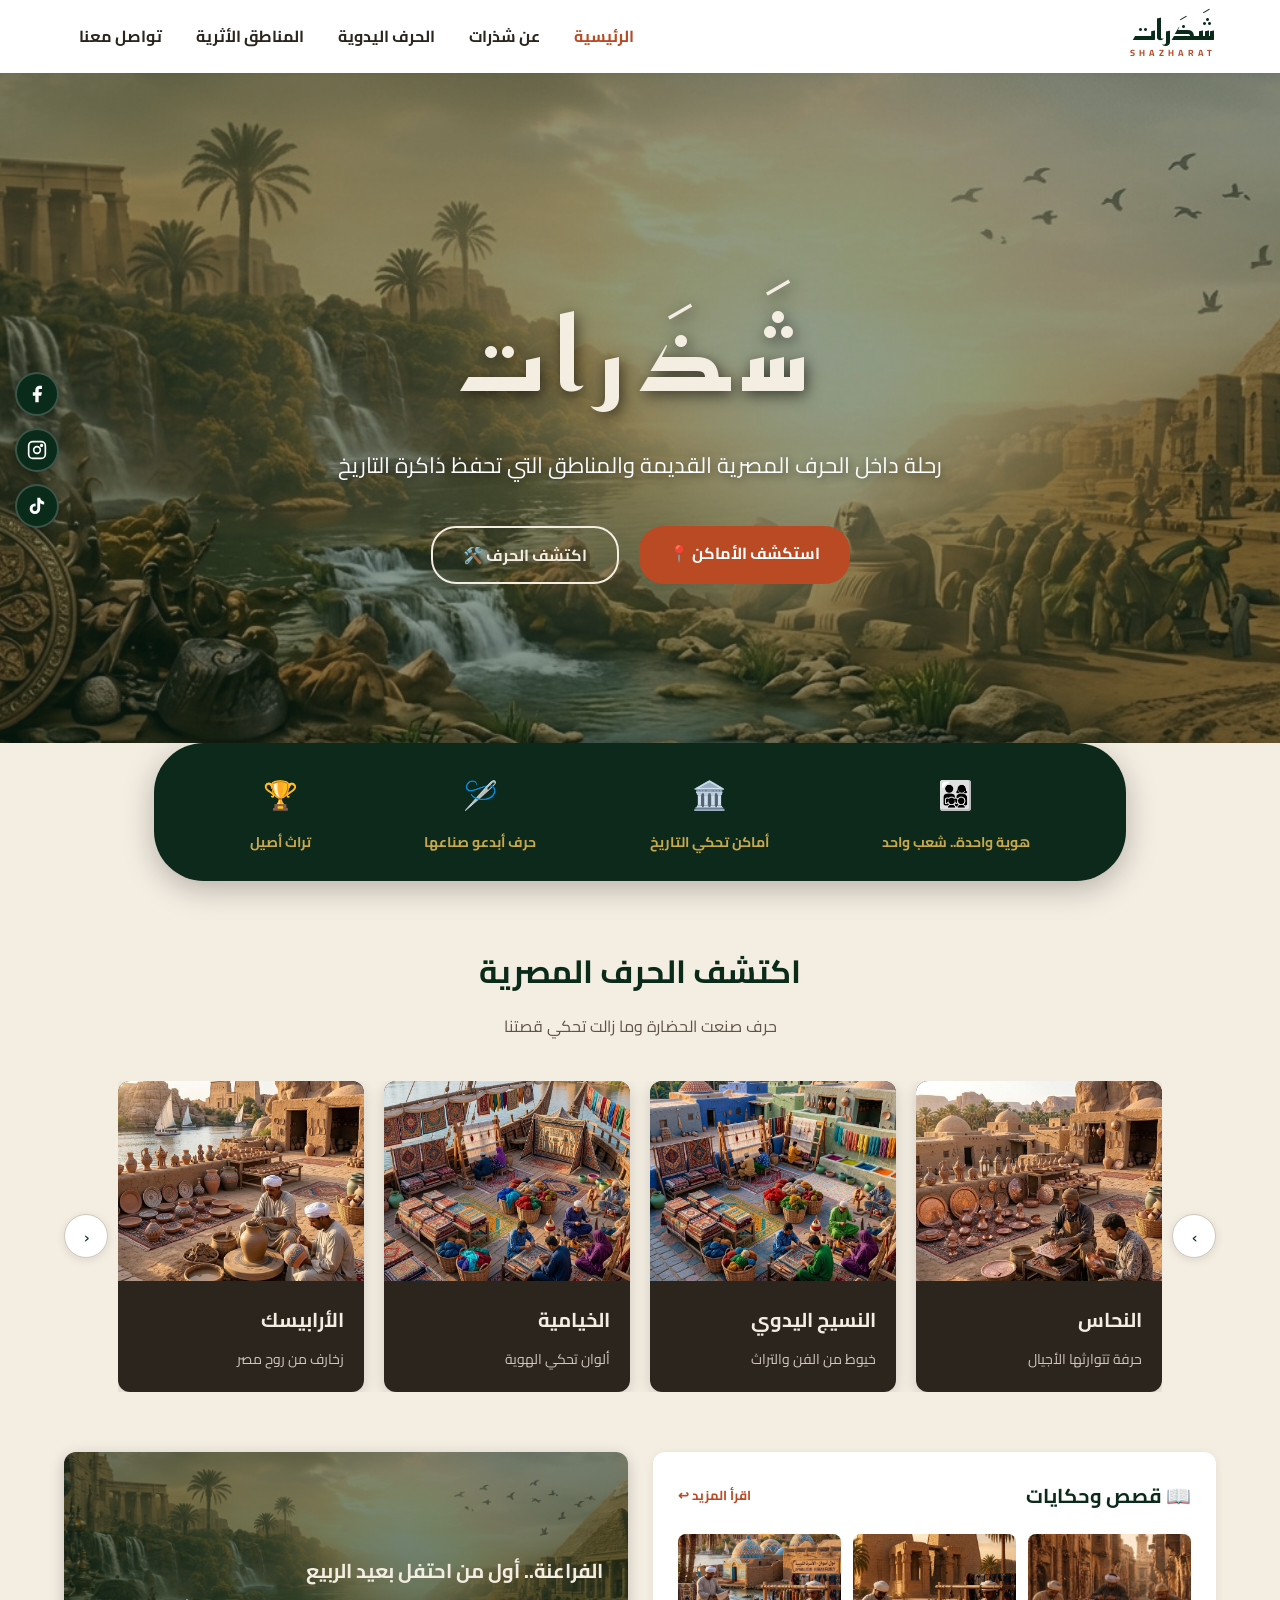
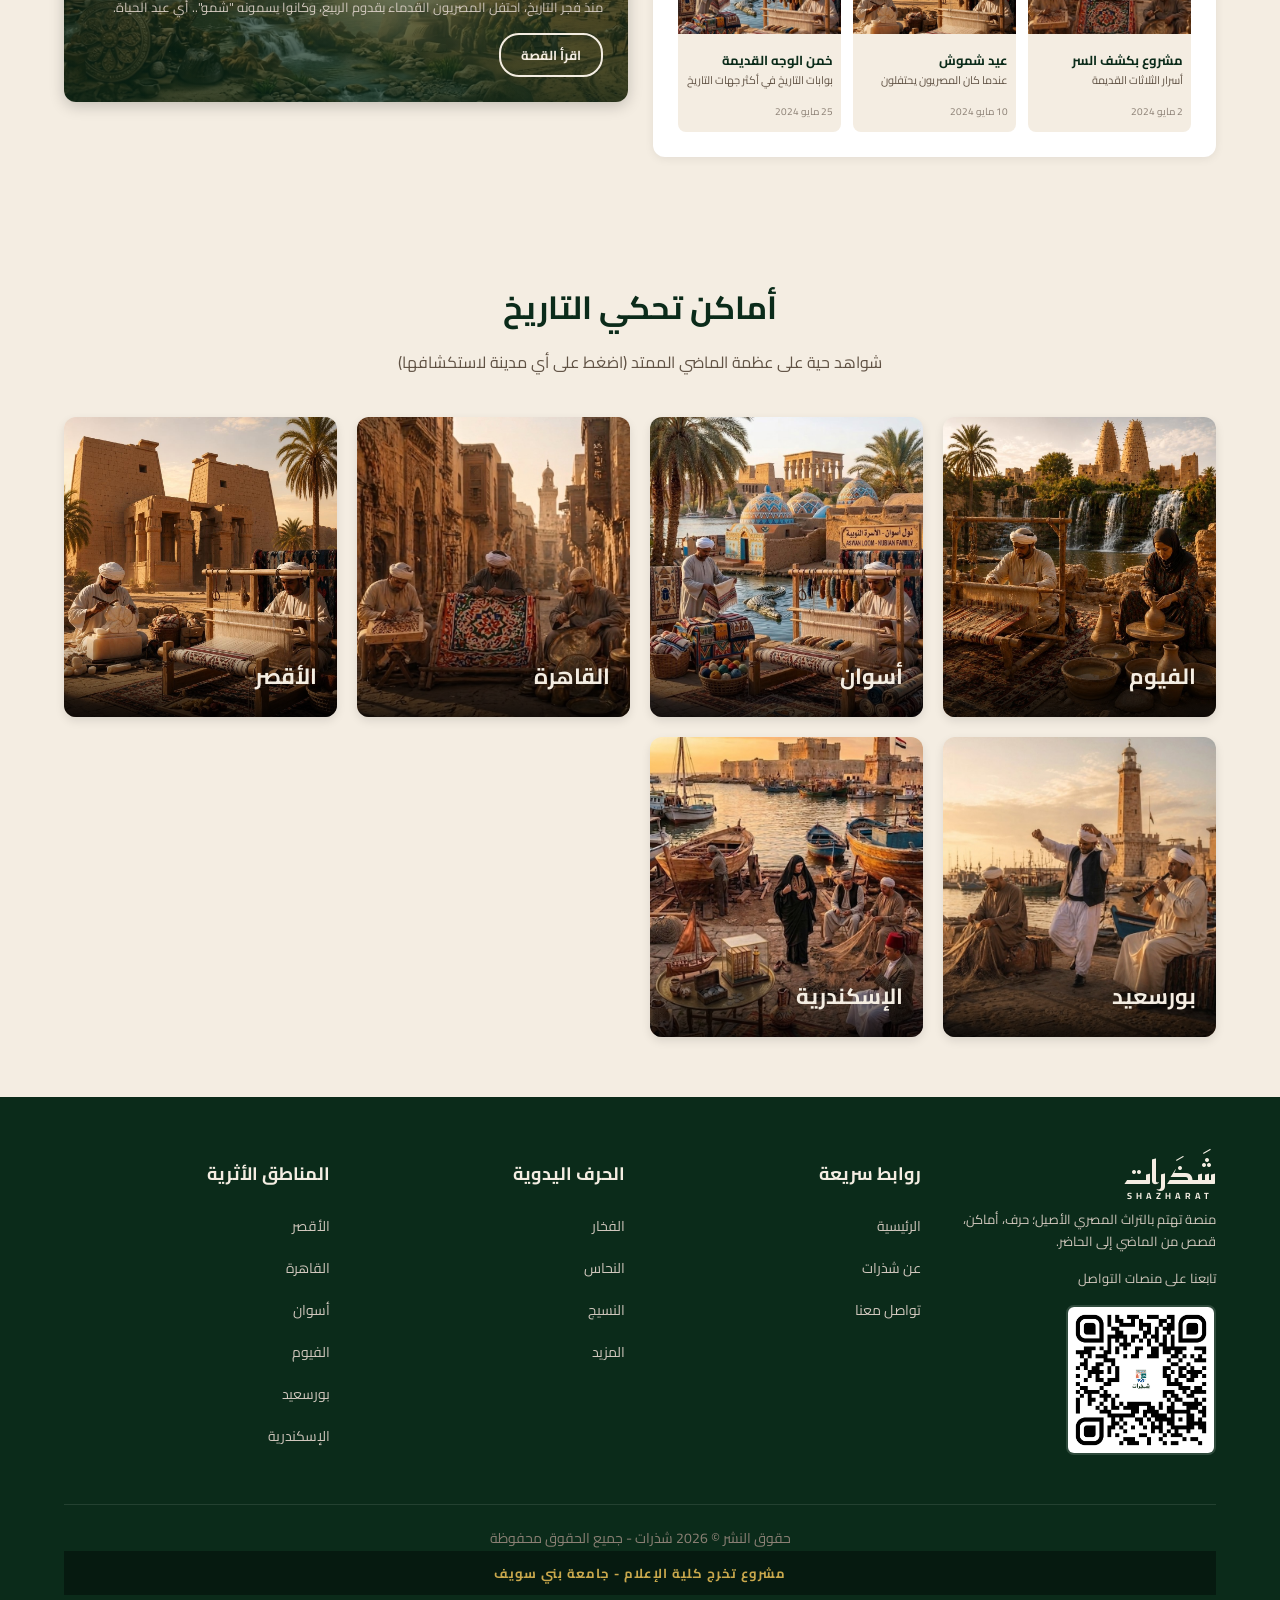
<file: index.html>
<!DOCTYPE html>
<html lang="ar" dir="rtl">
<head>
    <meta charset="UTF-8">
    <meta name="viewport" content="width=device-width, initial-scale=1.0">
    <title>شذرات - الرئيسية</title>
    
    <link rel="preconnect" href="https://fonts.googleapis.com">
    <link rel="preconnect" href="https://fonts.gstatic.com" crossorigin>
    <link href="https://fonts.googleapis.com/css2?family=Cairo:wght@400;700&family=Reem+Kufi:wght@700&display=swap" rel="stylesheet">
    <link rel="stylesheet" href="style.css">
    
    <style>
        html { scroll-behavior: smooth; }

        .modal {
            display: none; 
            position: fixed;
            z-index: 1000;
            left: 0; top: 0;
            width: 100%; height: 100%;
            background-color: rgba(0,0,0,0.6);
            backdrop-filter: blur(5px);
            overflow-y: auto;
        }

        .modal-content {
            background-color: #fcfbfa;
            margin: 5% auto;
            padding: 30px;
            border-radius: 12px;
            width: 80%;
            max-width: 850px;
            text-align: right;
            box-shadow: 0 5px 15px rgba(0,0,0,0.3);
            position: relative;
            animation: fadeIn 0.4s ease-out;
            line-height: 1.8;
        }

        .close-btn {
            color: #aaa;
            position: absolute;
            top: 15px; left: 20px;
            font-size: 30px;
            font-weight: bold;
            cursor: pointer;
            transition: color 0.2s;
        }

        .close-btn:hover { color: #d4a373; }

        @keyframes fadeIn {
            from { opacity: 0; transform: translateY(-20px); }
            to   { opacity: 1; transform: translateY(0); }
        }
    </style>
</head>
<body>

    <!-- الهيدر -->
    <header class="main-header">
        <div class="logo brand-font">
            شَذَرات
            <span class="logo-en">SHAZHARAT</span>
        </div>
        <nav class="nav-links" id="navLinks">
            <a href="#" class="active">الرئيسية</a>
            <a href="javascript:void(0)" id="aboutBtn">عن شذرات</a>
            <a href="crafts.html">الحرف اليدوية</a>
            <a href="#places-section">المناطق الأثرية</a>
            <a href="#">تواصل معنا</a>
        </nav>
        <button class="menu-toggle" id="menuToggle">☰</button>
    </header>

    <!-- أيقونات السوشيال الجانبية -->
    <div class="social-sidebar">
        <a href="https://www.facebook.com/profile.php?id=61587742401086&mibextid=wwXIfr&rdid=8DJfgrWM0STw298u&share_url=https%3A%2F%2Fwww.facebook.com%2Fshare%2F1F2NFBipRy%2F%3Fmibextid%3DwwXIfr#" target="_blank" title="Facebook">
            <svg width="20" height="20" viewBox="0 0 24 24" fill="white"><path d="M18 2h-3a5 5 0 0 0-5 5v3H7v4h3v8h4v-8h3l1-4h-4V7a1 1 0 0 1 1-1h3z"/></svg>
        </a>
        <a href="https://www.instagram.com/project.x56?igsh=MW95ZDBvMW1obDUzbQ%3D%3De" target="_blank" title="Instagram">
            <svg width="20" height="20" viewBox="0 0 24 24" fill="none" stroke="white" stroke-width="2" stroke-linecap="round" stroke-linejoin="round"><rect x="2" y="2" width="20" height="20" rx="5" ry="5"/><circle cx="12" cy="12" r="4"/><circle cx="17.5" cy="6.5" r="1" fill="white"/></svg>
        </a>
        <a href="https://www.tiktok.com/@projectx430?_r=1&_t=ZS-94bt00Vonp9" target="_blank" title="TikTok">
            <svg width="20" height="20" viewBox="0 0 24 24" fill="white"><path d="M19.59 6.69a4.83 4.83 0 0 1-3.77-4.25V2h-3.45v13.67a2.89 2.89 0 0 1-2.88 2.5 2.89 2.89 0 0 1-2.89-2.89 2.89 2.89 0 0 1 2.89-2.89c.28 0 .54.04.79.1V9.01a6.33 6.33 0 0 0-.79-.05 6.34 6.34 0 0 0-6.34 6.34 6.34 6.34 0 0 0 6.34 6.34 6.34 6.34 0 0 0 6.33-6.34V8.75a8.2 8.2 0 0 0 4.78 1.52V6.82a4.85 4.85 0 0 1-1.01-.13z"/></svg>
        </a>
    </div>

    <!-- الهيرو -->
    <section class="hero-section">
        <div class="hero-content">
            <h1 class="hero-title brand-font">شَذَرات</h1>
            <p class="hero-subtitle">رحلة داخل الحرف المصرية القديمة والمناطق التي تحفظ ذاكرة التاريخ</p>
            <div class="hero-buttons">
                <a href="#places-section" class="btn btn-primary">استكشف الأماكن 📍</a>
                <a href="crafts.html" class="btn btn-secondary">اكتشف الحرف 🛠️</a>
            </div>
        </div>
    </section>

    <!-- شريط التصنيفات -->
    <section class="quick-categories-wrapper">
        <div class="quick-categories">
            <a href="index.html#places-section" class="category-item" style="text-decoration:none;">
                <span class="category-icon">👨‍👩‍👧‍👦</span>
                <p>هوية واحدة.. شعب واحد</p>
            </a>
            <a href="index.html#places-section" class="category-item" style="text-decoration:none;">
                <span class="category-icon">🏛️</span>
                <p>أماكن تحكي التاريخ</p>
            </a>
            <a href="crafts.html" class="category-item" style="text-decoration:none;">
                <span class="category-icon">🪡</span>
                <p>حرف أبدعو صناعها</p>
            </a>
            <a href="arts-culture.html" class="category-item" style="text-decoration:none;">
                <span class="category-icon">🏆</span>
                <p>تراث أصيل</p>
            </a>
        </div>
    </section>

    <!-- مودال عن شذرات -->
    <div id="aboutModal" class="modal">
        <div class="modal-content">
            <span class="close-btn" id="closeBtn">&times;</span>
            <h2 style="color:#0b2b1a;font-size:1.8rem;margin-bottom:15px;border-bottom:2px solid #d4a373;display:inline-block;padding-bottom:5px;">👥 مَن نحن؟</h2>
            <p style="font-size:1.05rem;color:#333;margin-bottom:10px;">نحن طلاب الفرقة الرابعة بقسم العلاقات العامة والإعلان، كلية الإعلام – جامعة بنى سويف.</p>
            <p style="font-size:1.05rem;color:#555;margin-bottom:25px;">لم يكن مشروع تخرجنا مجرد مهمة أكاديمية تنتهي بانتهاء العام الدراسي، بل اخترنا أن يكون رسالة نابضة بالحياة، تُعيد إحياء الجذور وتُسلط الضوء على الكنوز الحية التي صاغتها أيدي المبدعين المصريين عبر العصور.</p>
            <h2 style="color:#0b2b1a;font-size:1.8rem;margin-bottom:15px;border-bottom:2px solid #d4a373;display:inline-block;padding-bottom:5px;">✨ عن "شذرات"</h2>
            <blockquote style="font-style:italic;background-color:#f5f2eb;padding:15px;border-right:5px solid #0b2b1a;margin:15px 0;border-radius:4px;font-size:1.1rem;color:#0b2b1a;">
                <strong>"الشذرات هي قِطَع الذهب الصغيرة والصافية.. وهكذا هي تفاصيل هويتنا المصرية; مبعثرة في أركان المحروسة، وكل قطعة منها تحكي قصة وطن."</strong>
            </blockquote>
            <p style="font-size:1.05rem;color:#333;margin-bottom:15px;">
                <strong>"شذرات"</strong> هي حملة إعلامية متكاملة ولدت من شغفنا بتوثيق وحفظ الهوية الثقافية والحرف التراثية المصرية التي تواجه خطر الاندثار.
            </p>
            <p style="text-align:center;font-weight:bold;color:#0b2b1a;font-size:1.15rem;margin-top:30px;background-color:#e6edd9;padding:12px;border-radius:6px;">
                ✨ شذرات.. بنجمع خيوط الماضي، عشان ننور بيها طريق المستقبل.
            </p>
        </div>
    </div>

    <!-- قسم الحرف - سلايدر -->
    <section class="crafts-section">
        <h2 class="section-title">اكتشف الحرف المصرية</h2>
        <p class="section-subtitle">حرف صنعت الحضارة وما زالت تحكي قصتنا</p>
        
        <div class="slider-wrapper">
            <button class="slider-btn" id="slidePrev">&#8250;</button>
            <div class="crafts-slider" id="craftsSlider">
                <div class="crafts-track" id="craftsTrack">
                    <div class="craft-card">
                        <div class="card-img-container"><img src="images/pottery.jpg" alt="الفخار"></div>
                        <div class="card-info"><h3>الفخار</h3><p>من الطين تصنع الحياة</p></div>
                    </div>
                    <div class="craft-card">
                        <div class="card-img-container"><img src="images/copper.jpg" alt="النحاس"></div>
                        <div class="card-info"><h3>النحاس</h3><p>حرفة تتوارثها الأجيال</p></div>
                    </div>
                    <div class="craft-card">
                        <div class="card-img-container"><img src="images/weaving.jpg" alt="النسيج اليدوي"></div>
                        <div class="card-info"><h3>النسيج اليدوي</h3><p>خيوط من الفن والتراث</p></div>
                    </div>
                    <div class="craft-card">
                        <div class="card-img-container"><img src="images/khayamiya.jpg" alt="الخيامية"></div>
                        <div class="card-info"><h3>الخيامية</h3><p>ألوان تحكي الهوية</p></div>
                    </div>
                    <div class="craft-card">
                        <div class="card-img-container"><img src="images/pottery.jpg" alt="الأرابيسك"></div>
                        <div class="card-info"><h3>الأرابيسك</h3><p>زخارف من روح مصر</p></div>
                    </div>
                </div>
            </div>
            <button class="slider-btn" id="slideNext">&#8249;</button>
        </div>
    </section>

    <!-- قسم قصص وحكايات -->
    <section class="stories-section">
        <!-- بوكس القصص -->
        <div class="stories-box">
            <div class="stories-box-header">
                <h3>📖 قصص وحكايات</h3>
                <a href="#">اقرأ المزيد ↩</a>
            </div>
            <div class="story-cards-row">
                <a href="#" class="story-mini-card">
                    <img src="images/cairo.jpg" alt="مشروع بكشف السر">
                    <div class="story-mini-info">
                        <h4>مشروع بكشف السر</h4>
                        <p>أسرار الثلاثات القديمة</p>
                        <span>2 مايو 2024</span>
                    </div>
                </a>
                <a href="#" class="story-mini-card">
                    <img src="images/luxor.jpg" alt="عيد شموش">
                    <div class="story-mini-info">
                        <h4>عيد شموش</h4>
                        <p>عندما كان المصريون يحتفلون</p>
                        <span>10 مايو 2024</span>
                    </div>
                </a>
                <a href="#" class="story-mini-card">
                    <img src="images/aswan.jpg" alt="خمن الوجه القديمة">
                    <div class="story-mini-info">
                        <h4>خمن الوجه القديمة</h4>
                        <p>بوابات التاريخ في أكثر جهات التاريخ</p>
                        <span>25 مايو 2024</span>
                    </div>
                </a>
            </div>
        </div>

        <!-- القصة المميزة -->
        <div class="featured-story">
            <h3>الفراعنة.. أول من احتفل بعيد الربيع</h3>
            <p>منذ فجر التاريخ، احتفل المصريون القدماء بقدوم الربيع، وكانوا يسمونه "شمو".. أي عيد الحياة.</p>
            <button onclick="document.getElementById('storyModal').style.display='block'" class="btn-story">اقرأ القصة</button>
        </div>
    </section>

    <!-- مودال القصة -->
    <div id="storyModal" style="display:none; position:fixed; z-index:1000; left:0; top:0; width:100%; height:100%; background:rgba(0,0,0,0.7); backdrop-filter:blur(5px); overflow-y:auto;">
        <div style="background:#fcfbfa; margin:4% auto; padding:40px; border-radius:14px; width:85%; max-width:800px; text-align:right; position:relative; line-height:2; box-shadow:0 10px 40px rgba(0,0,0,0.3); animation:fadeIn 0.4s ease-out;">
            <span onclick="document.getElementById('storyModal').style.display='none'" style="position:absolute; top:15px; left:20px; font-size:30px; cursor:pointer; color:#aaa; font-weight:bold; transition:color 0.2s;" onmouseover="this.style.color='#b94a24'" onmouseout="this.style.color='#aaa'">&times;</span>

            <div style="border-bottom:2px solid #d4a373; padding-bottom:15px; margin-bottom:25px;">
                <span style="background:#b94a24; color:#fff; font-size:11px; font-weight:700; padding:4px 12px; border-radius:20px; letter-spacing:1px;">📜 قصص من الماضي</span>
                <h2 style="color:#0b2b1a; font-size:1.7rem; margin-top:12px; font-family:'Cairo', sans-serif; font-weight:700;">حكاية من قلب التاريخ: سر "شِمو" وعيد الحياة</h2>
            </div>

            <p style="color:#333; font-size:1.05rem; margin-bottom:20px;">في أحضان النيل الخالد، وبين جدران المعابد الشامخة التي تتحدى الزمن، بدأت القصة. لم يكن الربيع عند أجدادنا الفراعنة مجرد فصلٍ تتفتح فيه الزهور، بل كان "عيد الحياة" وبعث الأرض من جديد.</p>

            <h3 style="color:#0b2b1a; font-size:1.2rem; margin-bottom:10px;">🌅 شروق شمس الربيع</h3>
            <p style="color:#444; font-size:1rem; margin-bottom:15px;">منذ آلاف السنين، ومع أول شعاع دافئ يكسر برودة الشتاء، كان المصري القديم يتطلع إلى السماء بلهفة؛ ففي هذا اليوم تحديداً يتساوى الليل والنهار، لتعلن الطبيعة عن انطلاق احتفال مهيب أطلقوا عليه اسم <strong>"شِمو"</strong> (أي تجدد الحياة).</p>
            <p style="color:#444; font-size:1rem; margin-bottom:25px;">كانت البيوت تتزين بسعف النخيل، والقلوب تمتلئ بالبهجة، حيث يخرج الصغار والكبار إلى ضفاف النيل الساحر، لتتدفق المياه محملة بالخير، وتجري الشلالات بين الصخور لتغسل هموم العام الماضي.</p>

            <h3 style="color:#0b2b1a; font-size:1.2rem; margin-bottom:15px;">🎉 طقوس مبهجة ممتدة عبر الزمن</h3>
            <div style="background:#f5f2eb; border-radius:10px; padding:20px; margin-bottom:25px;">
                <p style="color:#444; font-size:1rem; margin-bottom:12px;">لم تكن المظاهر تختلف كثيراً عما نعيشه اليوم، فالحياة تولد من جديد في كل تفصيلة:</p>
                <ul style="list-style:none; padding:0; display:flex; flex-direction:column; gap:10px;">
                    <li style="color:#333; font-size:1rem; display:flex; gap:8px; align-items:flex-start;"><span style="color:#b94a24; font-weight:bold; margin-top:2px;">◈</span><span><strong>البيض الملون:</strong> كان رمزاً لخلق الحياة من جماد، يلونونه ويزينونه بأمنياتهم، ثم يرفعونه في سلال من الخوص لتتحقق مع شروق الشمس.</span></li>
                    <li style="color:#333; font-size:1rem; display:flex; gap:8px; align-items:flex-start;"><span style="color:#b94a24; font-weight:bold; margin-top:2px;">◈</span><span><strong>البصل الأخضر والخس:</strong> يمثلان التجدد، والخصوبة، وصحة الجسد.</span></li>
                    <li style="color:#333; font-size:1rem; display:flex; gap:8px; align-items:flex-start;"><span style="color:#b94a24; font-weight:bold; margin-top:2px;">◈</span><span><strong>الأسماك المملحة:</strong> تعبيراً عن حبهم للنيل وعطائه المستمر.</span></li>
                </ul>
            </div>

            <h3 style="color:#0b2b1a; font-size:1.2rem; margin-bottom:10px;">🏛️ إرث لا يموت</h3>
            <p style="color:#444; font-size:1rem; margin-bottom:20px;">مرت القرون، وتغيرت اللغات والعصور، فتحولت "شِمو" الفرعونية بمرور الوقت إلى <strong>"شم النسيم"</strong> الذي نحتفل به حتى يومنا هذا، لكن الجوهر ظل ثابتاً: تجمع العائلة، الضحكات التي تملأ الحدائق، والاحتفاء بجمال الطبيعة وأمل البدايات الجديدة.</p>

            <div style="background:#e6edd9; padding:15px 20px; border-radius:8px; border-right:4px solid #0b2b1a;">
                <p style="color:#0b2b1a; font-size:1rem; font-weight:700; margin:0;">✨ إنها ليست مجرد نزهة، بل هي جينات ممتدة تربطنا بأولئك الذين نحتوا الصخر وصنعوا التاريخ، واحتفلوا بالحياة قبل أي شعب آخر على وجه الأرض.</p>
            </div>
        </div>
    </div>

    <!-- باقي الصفحة بعد السكشن بتاع القصص -->
    </section>

    <!-- أماكن تحكي التاريخ -->
    <section id="places-section" class="places-section">
        <h2 class="section-title">أماكن تحكي التاريخ</h2>
        <p class="section-subtitle">شواهد حية على عظمة الماضي الممتد (اضغط على أي مدينة لاستكشافها)</p>
        <div class="places-grid">
            <a href="fayoum.html" class="place-card">
                <img src="images/fayoum.jpg" alt="الفيوم">
                <div class="place-overlay"><h3>الفيوم</h3></div>
            </a>
            <a href="aswan.html" class="place-card">
                <img src="images/aswan.jpg" alt="أسوان">
                <div class="place-overlay"><h3>أسوان</h3></div>
            </a>
            <a href="cairo.html" class="place-card">
                <img src="images/cairo.jpg" alt="القاهرة">
                <div class="place-overlay"><h3>القاهرة</h3></div>
            </a>
            <a href="luxor.html" class="place-card">
                <img src="images/luxor.jpg" alt="الأقصر">
                <div class="place-overlay"><h3>الأقصر</h3></div>
            </a>
            <a href="portsaid.html" class="place-card">
                <img src="images/portsaid.jpg" alt="بورسعيد">
                <div class="place-overlay"><h3>بورسعيد</h3></div>
            </a>
            <a href="alexandria.html" class="place-card">
                <img src="images/alexandria.jpg" alt="الإسكندرية">
                <div class="place-overlay"><h3>الإسكندرية</h3></div>
            </a>
        </div>
    </section>

    <!-- الفوتر -->
    <footer class="main-footer">
        <div class="footer-container">
            <div class="footer-col">
                <h3 class="footer-logo brand-font">
                    شَذَرات
                    <span class="logo-en">SHAZHARAT</span>
                </h3>
                <p>منصة تهتم بالتراث المصري الأصيل؛ حرف، أماكن، قصص من الماضي إلى الحاضر.</p>
                <div class="qr-wrapper">
                    <p class="qr-label">تابعنا على منصات التواصل</p>
                    <img src="images/follow-us.jpg" alt="QR Code - تابعنا" class="qr-img">
                </div>
            </div>
            <div class="footer-col">
                <h4>روابط سريعة</h4>
                <ul>
                    <li><a href="#">الرئيسية</a></li>
                    <li><a href="javascript:void(0)" id="footerAboutBtn">عن شذرات</a></li>
                    <li><a href="#">تواصل معنا</a></li>
                </ul>
            </div>
            <div class="footer-col">
                <h4>الحرف اليدوية</h4>
                <ul>
                    <li><a href="crafts.html#pottery-section">الفخار</a></li>
                    <li><a href="crafts.html#copper-section">النحاس</a></li>
                    <li><a href="crafts.html#weaving-section">النسيج</a></li>
                    <li><a href="crafts.html">المزيد</a></li>
                </ul>
            </div>
            <div class="footer-col">
                <h4>المناطق الأثرية</h4>
                <ul>
                    <li><a href="luxor.html">الأقصر</a></li>
                    <li><a href="cairo.html">القاهرة</a></li>
                    <li><a href="aswan.html">أسوان</a></li>
                    <li><a href="fayoum.html">الفيوم</a></li>
                    <li><a href="portsaid.html">بورسعيد</a></li>
                    <li><a href="alexandria.html">الإسكندرية</a></li>
                </ul>
            </div>

        </div>
        <div class="footer-bottom">
            <p>حقوق النشر © 2026 شذرات - جميع الحقوق محفوظة</p>
        </div>
        <div class="footer-university">
            <p>مشروع تخرج كلية الإعلام - جامعة بني سويف</p>
        </div>
    </footer>

    <script>
        // القائمة
        const menuToggle = document.getElementById("menuToggle");
        const navLinks = document.getElementById("navLinks");
        menuToggle.onclick = function() { navLinks.classList.toggle("open"); }

        // المودال
        const modal = document.getElementById("aboutModal");
        const btnHeader = document.getElementById("aboutBtn");
        const btnFooter = document.getElementById("footerAboutBtn");
        const closeBtn = document.getElementById("closeBtn");
        btnHeader.onclick = function() { modal.style.display = "block"; }
        btnFooter.onclick = function() { modal.style.display = "block"; }
        closeBtn.onclick = function() { modal.style.display = "none"; }
        window.onclick = function(event) {
            if (event.target == modal) modal.style.display = "none";
            if (event.target == document.getElementById("storyModal")) document.getElementById("storyModal").style.display = "none";
        }

        // السلايدر
        const track = document.getElementById("craftsTrack");
        const slider = document.getElementById("craftsSlider");
        let currentIndex = 0;

        function getVisibleCards() {
            return window.innerWidth <= 480 ? 1 : window.innerWidth <= 768 ? 2 : 4;
        }

        function getCardWidth() {
            const cards = track.querySelectorAll(".craft-card");
            if (!cards.length) return 0;
            return cards[0].offsetWidth + 20;
        }

        function totalCards() {
            return track.querySelectorAll(".craft-card").length;
        }

        document.getElementById("slideNext").onclick = function() {
            const visible = getVisibleCards();
            const max = totalCards() - visible;
            if (currentIndex < max) {
                currentIndex++;
                track.style.transform = `translateX(${currentIndex * getCardWidth()}px)`;
            }
        }

        document.getElementById("slidePrev").onclick = function() {
            if (currentIndex > 0) {
                currentIndex--;
                track.style.transform = `translateX(${currentIndex * getCardWidth()}px)`;
            }
        }

        window.addEventListener("resize", function() {
            currentIndex = 0;
            track.style.transform = "translateX(0)";
        });
    </script>

</body>
</html>
</file>
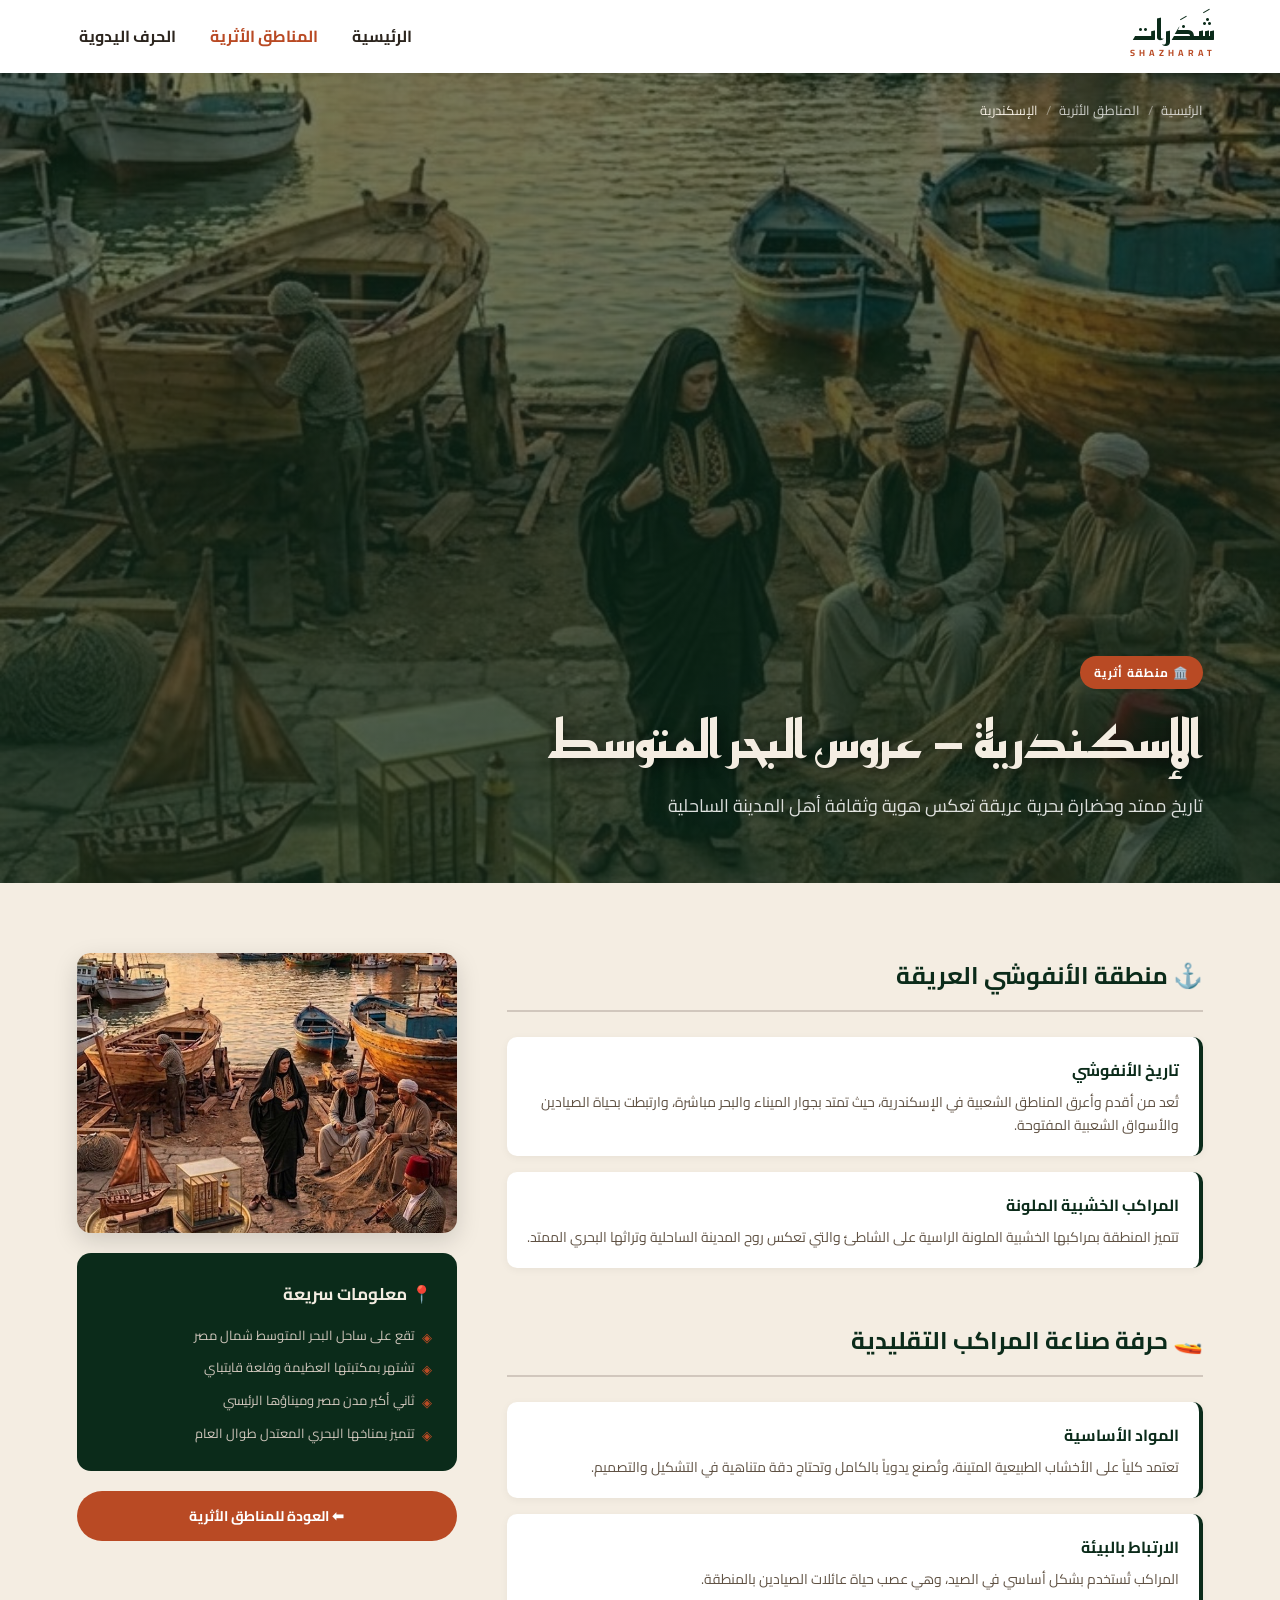
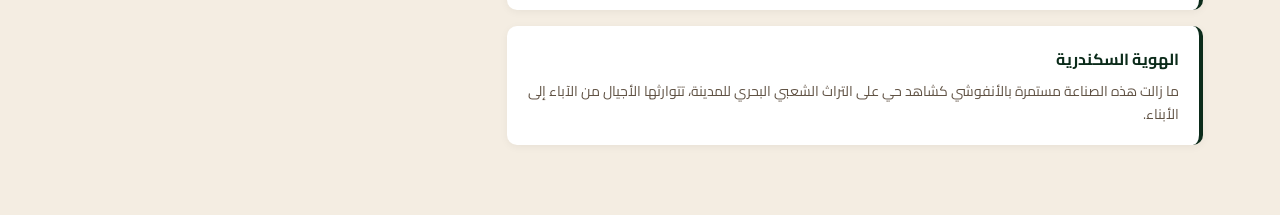
<file: alexandria.html>
<!DOCTYPE html>
<html lang="ar" dir="rtl">
<head>
    <meta charset="UTF-8">
    <meta name="viewport" content="width=device-width, initial-scale=1.0">
    <title>شذرات - الإسكندرية</title>
    <link rel="preconnect" href="https://fonts.googleapis.com">
    <link rel="preconnect" href="https://fonts.gstatic.com" crossorigin>
    <link href="https://fonts.googleapis.com/css2?family=Cairo:wght@400;700&family=Reem+Kufi:wght@700&display=swap" rel="stylesheet">
    <link rel="stylesheet" href="style.css">
    <style>
        html { scroll-behavior: smooth; }
        .city-hero { position: relative; height: 90vh; background: linear-gradient(rgba(11,43,26,0.55), rgba(11,43,26,0.75)), url('images/alexandria.jpg') no-repeat center center/cover; display: flex; flex-direction: column; justify-content: flex-end; padding: 60px 6%; }
        .breadcrumb { position: absolute; top: 25px; right: 6%; display: flex; gap: 8px; align-items: center; font-size: 13px; color: rgba(255,255,255,0.75); }
        .breadcrumb a { color: rgba(255,255,255,0.75); text-decoration: none; transition: color 0.3s; }
        .breadcrumb a:hover { color: #f4ede2; }
        .breadcrumb span { color: rgba(255,255,255,0.4); }
        .city-hero-content { max-width: 700px; }
        .city-tag { display: inline-block; background-color: #b94a24; color: #fff; font-size: 12px; font-weight: 700; padding: 5px 14px; border-radius: 20px; margin-bottom: 18px; letter-spacing: 1px; }
        .city-hero h1 { font-family: 'Reem Kufi', sans-serif; font-size: 52px; color: #f4ede2; line-height: 1.3; margin-bottom: 16px; text-shadow: 2px 4px 15px rgba(0,0,0,0.5); }
        .city-hero p { font-size: 18px; color: rgba(255,255,255,0.85); line-height: 1.8; max-width: 550px; }
        .city-body { background-color: #f4ede2; padding: 70px 6%; }
        .city-grid { display: grid; grid-template-columns: 1fr 380px; gap: 50px; align-items: start; }
        .city-section { margin-bottom: 50px; }
        .city-section:last-child { margin-bottom: 0; }
        .city-section-title { font-size: 24px; color: #0b2b1a; font-weight: 700; margin-bottom: 25px; padding-bottom: 12px; border-bottom: 2px solid #d1c7bd; display: flex; align-items: center; gap: 10px; }
        .city-items { display: flex; flex-direction: column; gap: 16px; }
        .city-item { background-color: #fff; border-radius: 10px; padding: 18px 20px; border-right: 4px solid #0b2b1a; box-shadow: 0 2px 8px rgba(0,0,0,0.05); transition: transform 0.3s, box-shadow 0.3s; }
        .city-item:hover { transform: translateX(-5px); box-shadow: 0 4px 15px rgba(0,0,0,0.1); }
        .city-item h3 { color: #0b2b1a; font-size: 16px; margin-bottom: 6px; font-weight: 700; }
        .city-item p { color: #605244; font-size: 14px; line-height: 1.7; }
        .city-sidebar { position: sticky; top: 30px; display: flex; flex-direction: column; gap: 20px; }
        .sidebar-img { width: 100%; height: 280px; object-fit: cover; border-radius: 14px; box-shadow: 0 8px 25px rgba(0,0,0,0.15); }
        .sidebar-card { background-color: #0b2b1a; border-radius: 14px; padding: 25px; color: #d1c7bd; }
        .sidebar-card h4 { color: #f4ede2; font-size: 17px; margin-bottom: 15px; font-weight: 700; }
        .sidebar-card ul { list-style: none; display: flex; flex-direction: column; gap: 10px; }
        .sidebar-card ul li { font-size: 13px; display: flex; align-items: flex-start; gap: 8px; line-height: 1.6; }
        .sidebar-card ul li::before { content: '◈'; color: #b94a24; flex-shrink: 0; margin-top: 2px; }
        .back-btn { display: inline-flex; align-items: center; gap: 8px; background-color: #b94a24; color: #fff; text-decoration: none; padding: 12px 24px; border-radius: 25px; font-size: 14px; font-weight: 700; transition: background-color 0.3s; text-align: center; justify-content: center; }
        .back-btn:hover { background-color: #9c3b1b; }
        @media (max-width: 768px) { .city-hero { height: 70vh; padding: 40px 5%; } .city-hero h1 { font-size: 34px; } .city-hero p { font-size: 15px; } .city-body { padding: 40px 5%; } .city-grid { grid-template-columns: 1fr; gap: 30px; } .city-sidebar { position: static; } }
    </style>
</head>
<body>
    <header class="main-header">
        <div class="logo brand-font">شَذَرات<span class="logo-en">SHAZHARAT</span></div>
        <nav class="nav-links" id="navLinks">
            <a href="index.html">الرئيسية</a>
            <a href="index.html#places-section" class="active">المناطق الأثرية</a>
            <a href="crafts.html">الحرف اليدوية</a>
        </nav>
        <button class="menu-toggle" id="menuToggle">☰</button>
    </header>

    <section class="city-hero">
        <div class="breadcrumb">
            <a href="index.html">الرئيسية</a><span>/</span>
            <a href="index.html#places-section">المناطق الأثرية</a><span>/</span>
            <span style="color:#f4ede2;">الإسكندرية</span>
        </div>
        <div class="city-hero-content">
            <span class="city-tag">🏛️ منطقة أثرية</span>
            <h1>الإسكندرية — عروس البحر المتوسط</h1>
            <p>تاريخ ممتد وحضارة بحرية عريقة تعكس هوية وثقافة أهل المدينة الساحلية</p>
        </div>
    </section>

    <div class="city-body">
        <div class="city-grid">
            <div class="city-content">
                <div class="city-section">
                    <h2 class="city-section-title">⚓ منطقة الأنفوشي العريقة</h2>
                    <div class="city-items">
                        <div class="city-item">
                            <h3>تاريخ الأنفوشي</h3>
                            <p>تُعد من أقدم وأعرق المناطق الشعبية في الإسكندرية، حيث تمتد بجوار الميناء والبحر مباشرة، وارتبطت بحياة الصيادين والأسواق الشعبية المفتوحة.</p>
                        </div>
                        <div class="city-item">
                            <h3>المراكب الخشبية الملونة</h3>
                            <p>تتميز المنطقة بمراكبها الخشبية الملونة الراسية على الشاطئ والتي تعكس روح المدينة الساحلية وتراثها البحري الممتد.</p>
                        </div>
                    </div>
                </div>
                <div class="city-section">
                    <h2 class="city-section-title">🚤 حرفة صناعة المراكب التقليدية</h2>
                    <div class="city-items">
                        <div class="city-item">
                            <h3>المواد الأساسية</h3>
                            <p>تعتمد كلياً على الأخشاب الطبيعية المتينة، وتُصنع يدوياً بالكامل وتحتاج دقة متناهية في التشكيل والتصميم.</p>
                        </div>
                        <div class="city-item">
                            <h3>الارتباط بالبيئة</h3>
                            <p>المراكب تُستخدم بشكل أساسي في الصيد، وهي عصب حياة عائلات الصيادين بالمنطقة.</p>
                        </div>
                        <div class="city-item">
                            <h3>الهوية السكندرية</h3>
                            <p>ما زالت هذه الصناعة مستمرة بالأنفوشي كشاهد حي على التراث الشعبي البحري للمدينة، تتوارثها الأجيال من الآباء إلى الأبناء.</p>
                        </div>
                    </div>
                </div>
            </div>
            <div class="city-sidebar">
                <img src="images/alexandria.jpg" alt="الإسكندرية" class="sidebar-img">
                <div class="sidebar-card">
                    <h4>📍 معلومات سريعة</h4>
                    <ul>
                        <li>تقع على ساحل البحر المتوسط شمال مصر</li>
                        <li>تشتهر بمكتبتها العظيمة وقلعة قايتباي</li>
                        <li>ثاني أكبر مدن مصر وميناؤها الرئيسي</li>
                        <li>تتميز بمناخها البحري المعتدل طوال العام</li>
                    </ul>
                </div>
                <a href="index.html#places-section" class="back-btn">⬅ العودة للمناطق الأثرية</a>
            </div>
        </div>
    </div>

    <script>
        const menuToggle = document.getElementById("menuToggle");
        const navLinks = document.getElementById("navLinks");
        if (menuToggle) menuToggle.onclick = function() { navLinks.classList.toggle("open"); }
    </script>
</body>
</html>
</file>
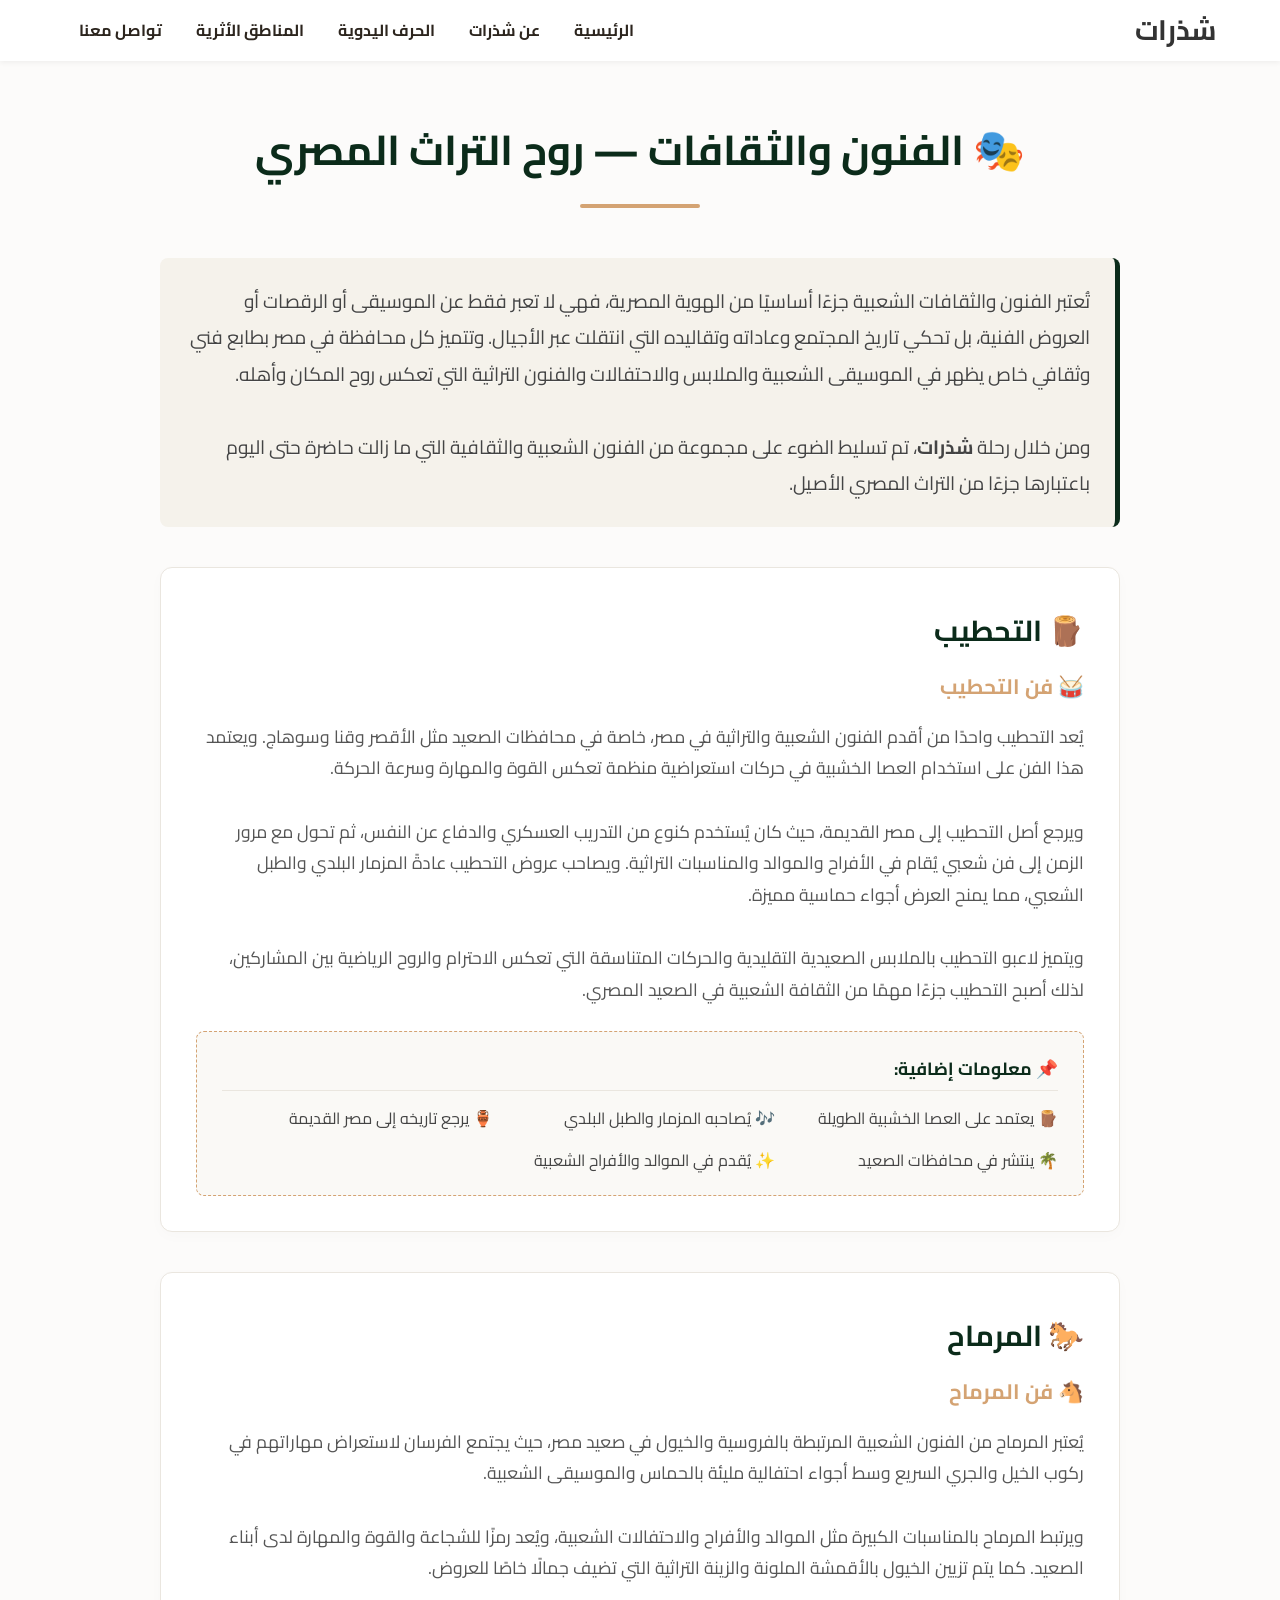
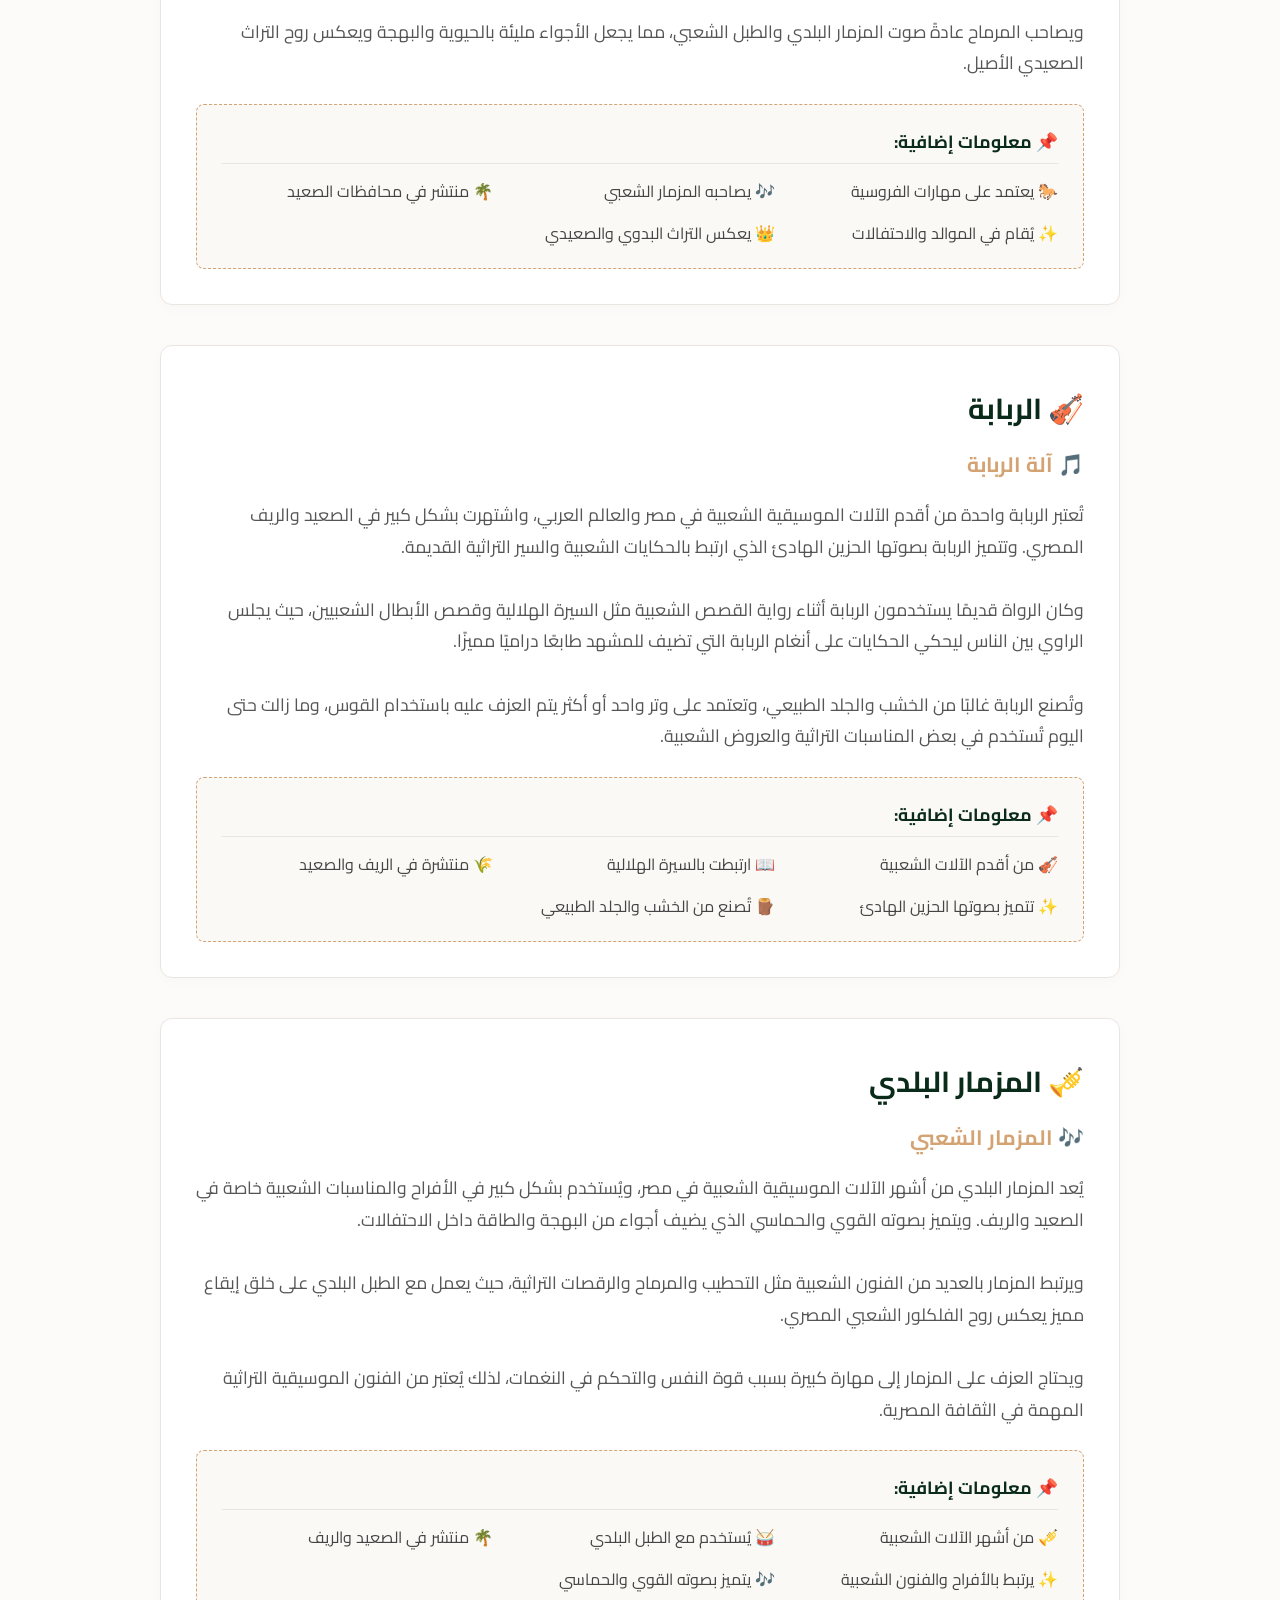
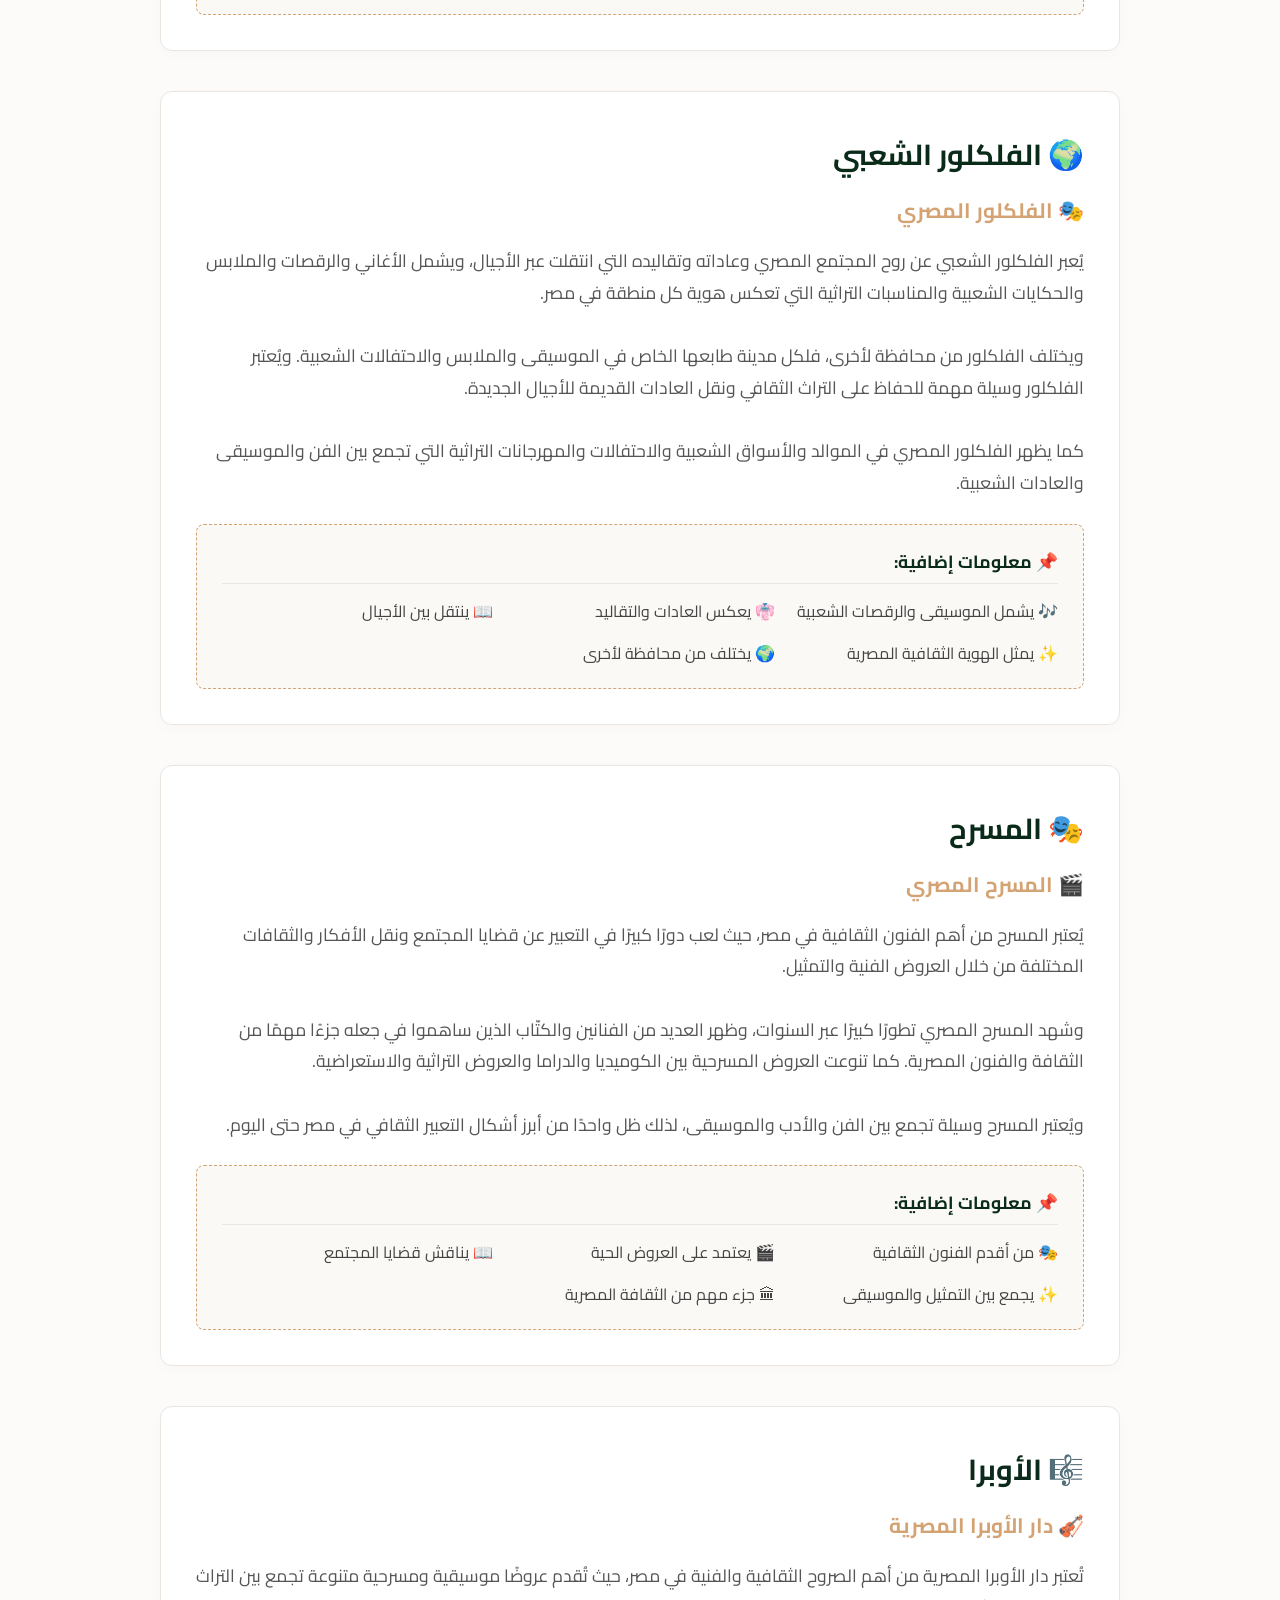
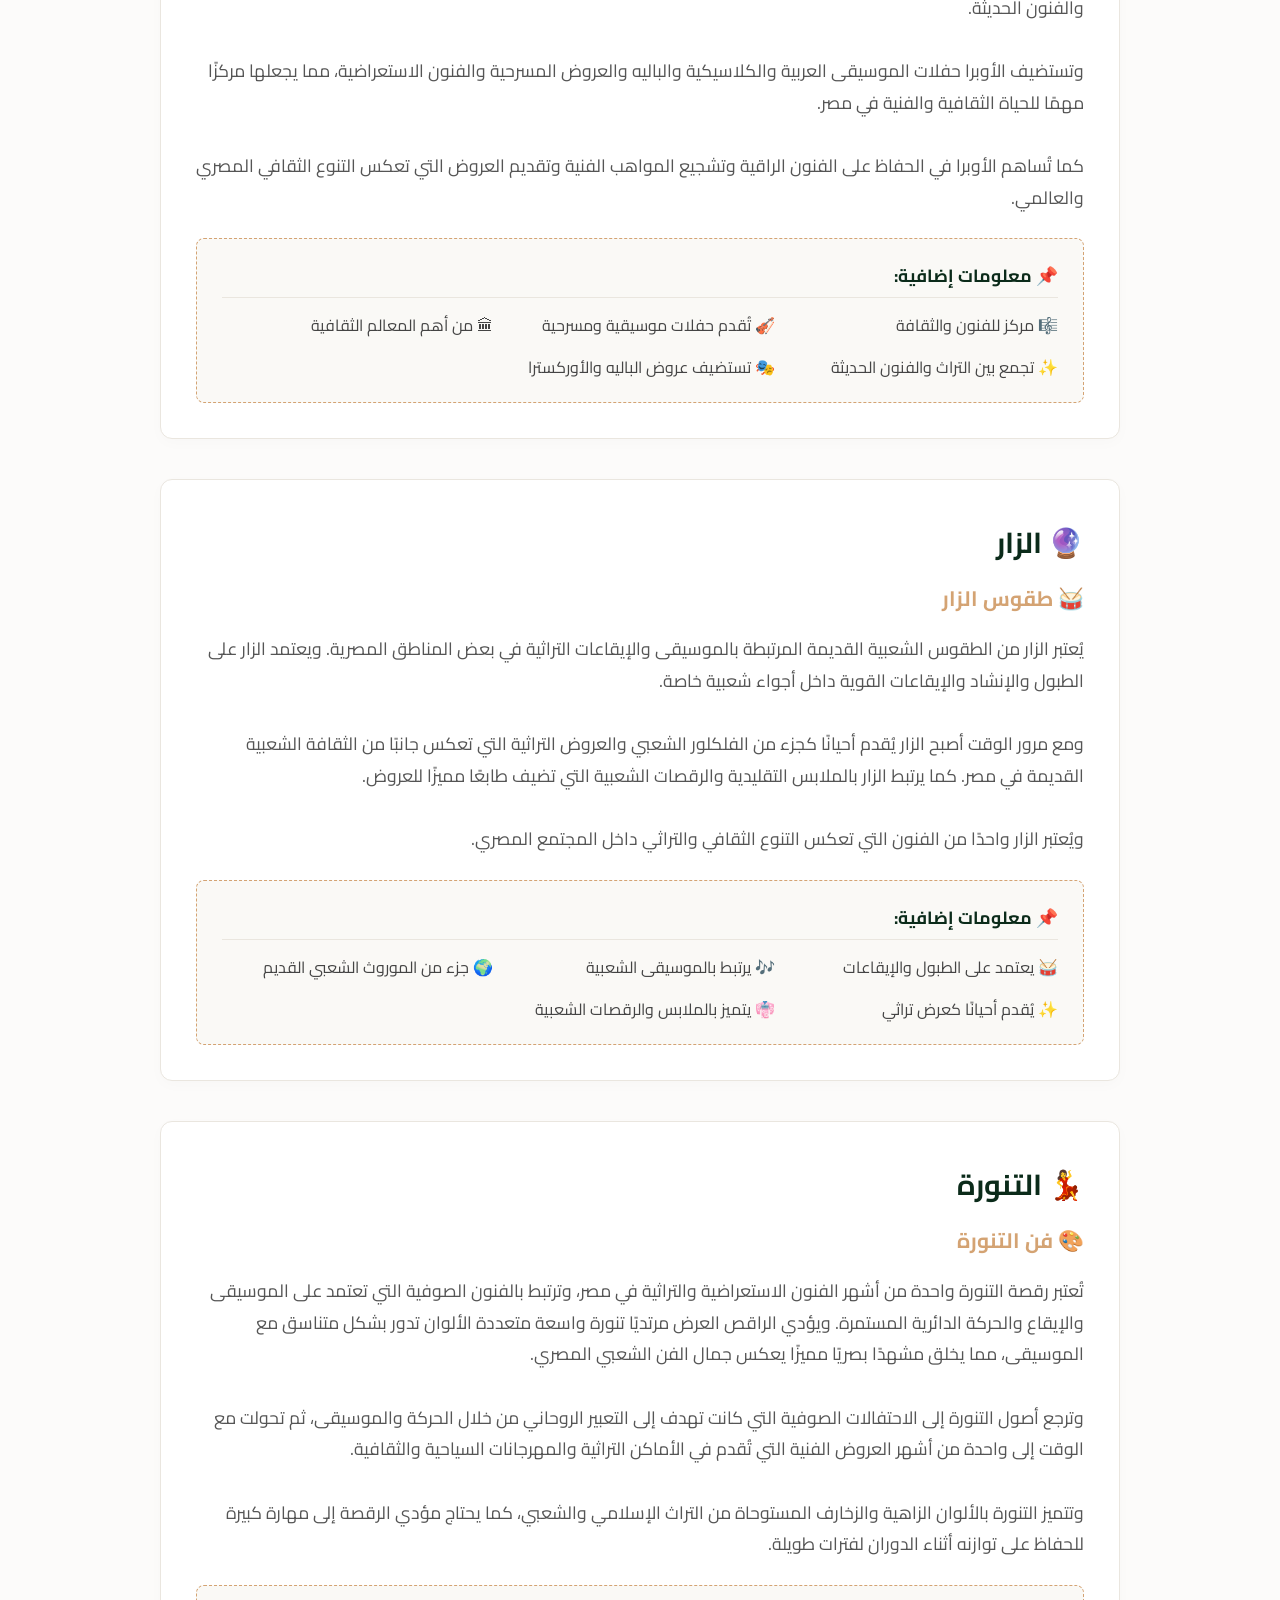
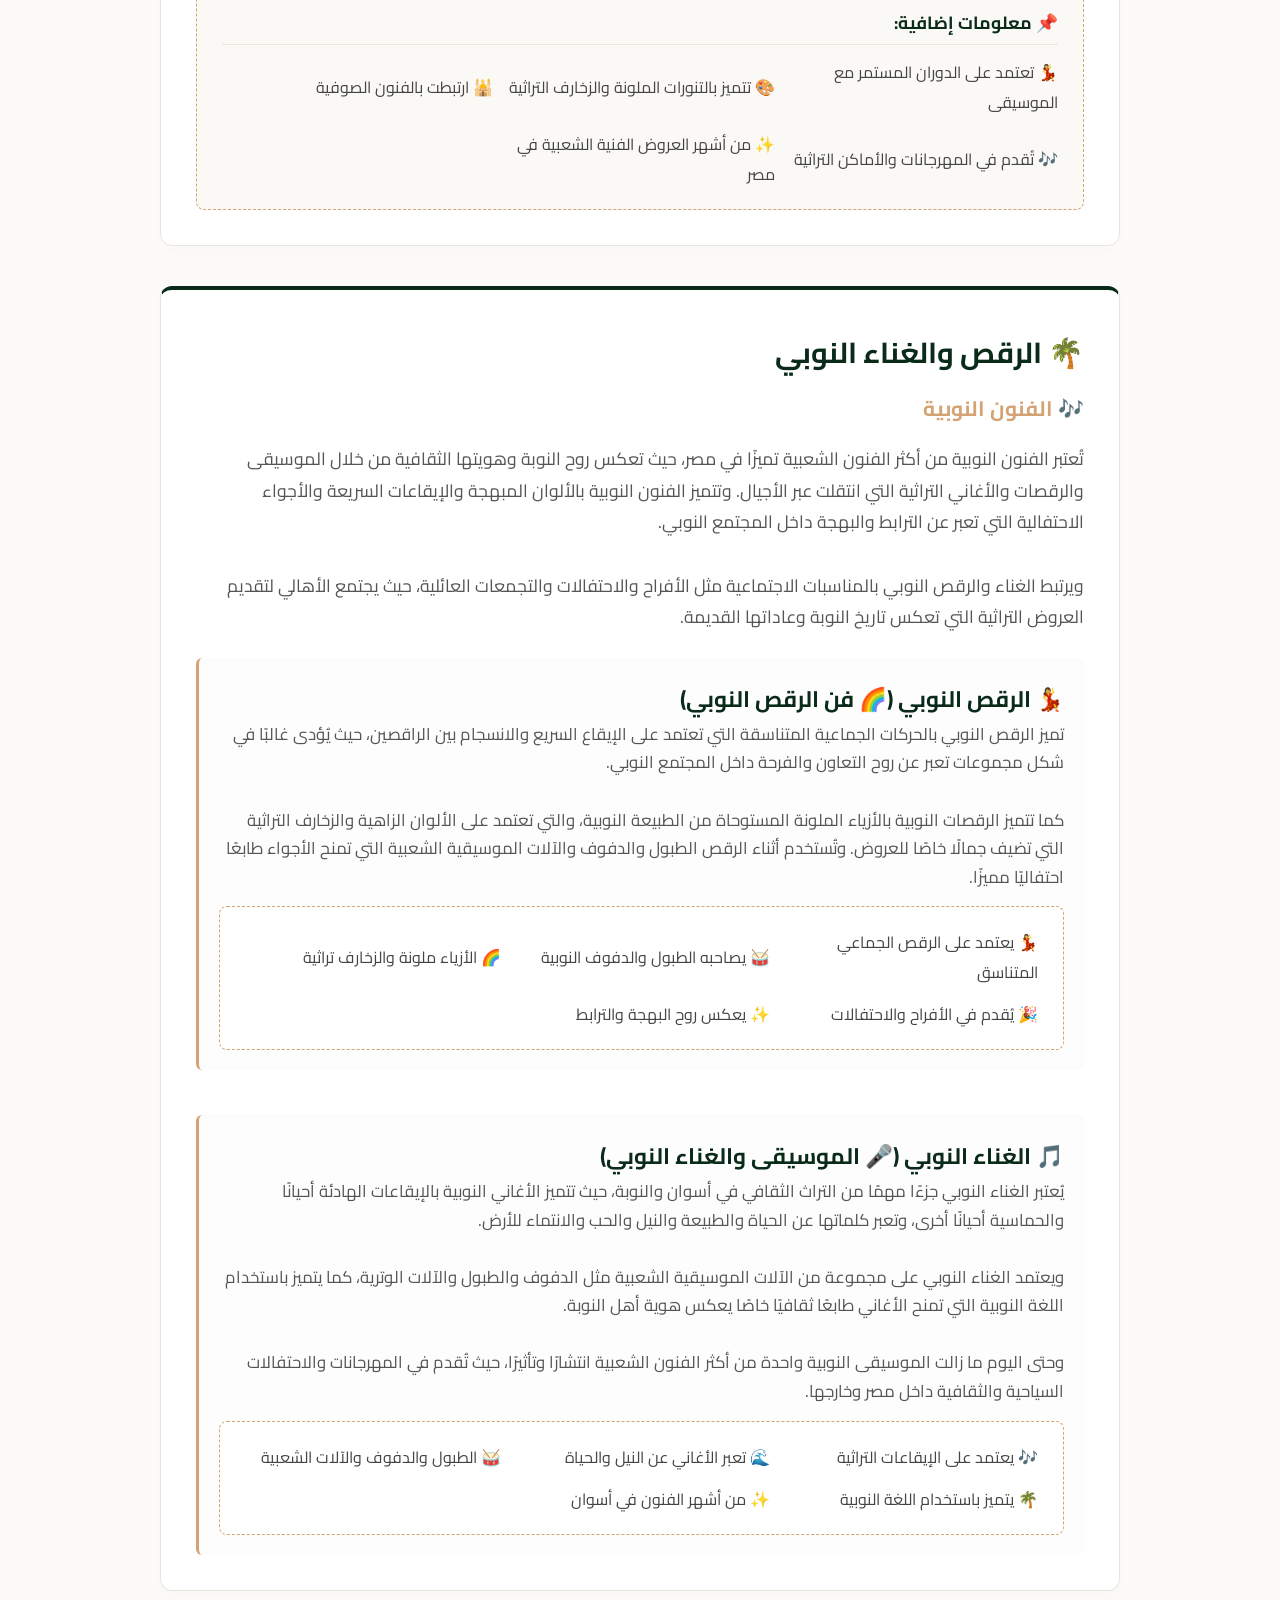
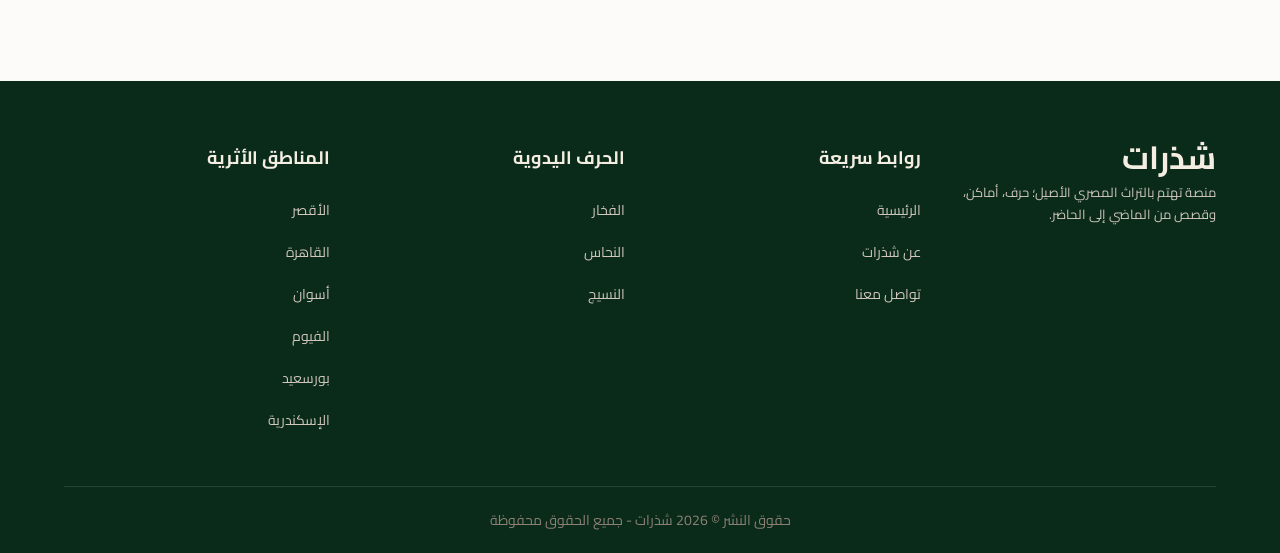
<file: arts-culture.html>
<!DOCTYPE html>
<html lang="ar" dir="rtl">
<head>
    <meta charset="UTF-8">
    <meta name="viewport" content="width=device-width, initial-scale=1.0">
    <title>شذرات - فنون وثقافات</title>
    
    <link rel="preconnect" href="https://fonts.googleapis.com">
    <link rel="preconnect" href="https://fonts.gstatic.com" crossorigin>
    <link href="https://fonts.googleapis.com/css2?family=Cairo:wght@400;700&display=swap" rel="stylesheet">
    
    <link rel="stylesheet" href="style.css">
    
    <style>
        /* تنسيقات مخصصة لصفحة الفنون والثقافات */
        body {
            font-family: 'Cairo', sans-serif;
            background-color: #fcfbfa;
            color: #333;
            margin: 0;
            padding: 0;
        }

        .culture-container {
            max-width: 1000px;
            margin: 0 auto;
            padding: 50px 20px;
        }

        .page-header {
            text-align: center;
            margin-bottom: 50px;
        }

        .page-title {
            color: #0b2b1a;
            font-size: 2.6rem;
            margin-bottom: 15px;
            font-weight: 700;
        }

        .title-divider {
            width: 120px;
            height: 4px;
            background-color: #d4a373;
            margin: 0 auto 25px auto;
            border-radius: 2px;
        }

        .intro-text {
            font-size: 1.2rem;
            line-height: 1.9;
            color: #444;
            background-color: #f5f2eb;
            padding: 25px;
            border-right: 5px solid #0b2b1a;
            border-radius: 8px;
            margin-bottom: 40px;
            text-shadow: 0 1px 0 rgba(255,255,255,0.5);
        }

        /* تصميم قسم الفنون كمجموعات متميزة */
        .art-section {
            background: #ffffff;
            border: 1px solid #eae6df;
            border-radius: 12px;
            padding: 35px;
            margin-bottom: 40px;
            box-shadow: 0 4px 15px rgba(0, 0, 0, 0.02);
            transition: transform 0.3s ease;
        }

        .art-section:hover {
            transform: translateY(-3px);
            box-shadow: 0 6px 20px rgba(0, 0, 0, 0.04);
        }

        .art-main-title {
            color: #0b2b1a;
            font-size: 1.8rem;
            margin-top: 0;
            margin-bottom: 10px;
            display: flex;
            align-items: center;
            gap: 10px;
        }

        .art-subtitle {
            color: #d4a373;
            font-size: 1.3rem;
            margin-bottom: 15px;
            font-weight: 700;
        }

        .art-description {
            font-size: 1.1rem;
            line-height: 1.8;
            color: #555;
            margin-bottom: 25px;
        }

        /* صندوق المعلومات الإضافية */
        .info-box {
            background-color: #faf9f6;
            border: 1px dashed #d4a373;
            border-radius: 8px;
            padding: 20px 25px;
        }

        .info-box h4 {
            margin-top: 0;
            color: #0b2b1a;
            font-size: 1.1rem;
            margin-bottom: 12px;
            border-bottom: 1px solid #eae6df;
            padding-bottom: 5px;
        }

        .info-list {
            list-style: none;
            padding: 0;
            margin: 0;
            display: grid;
            grid-template-columns: repeat(auto-fit, minmax(240px, 1fr));
            gap: 12px;
        }

        .info-list li {
            font-size: 1rem;
            color: #444;
            display: flex;
            align-items: center;
            gap: 8px;
        }

        /* تنسيق خاص بالقسم النوبي المدمج */
        .nubi-sub-grid {
            display: grid;
            grid-template-columns: repeat(auto-fit, minmax(100%, 1fr));
            gap: 25px;
            margin-top: 20px;
        }

        .nubi-card {
            background: #fdfdfd;
            border-left: 3px solid #d4a373;
            padding: 20px;
            border-radius: 6px;
            box-shadow: inset 0 0 10px rgba(0,0,0,0.01);
        }
    </style>
</head>
<body>

    <header class="main-header">
        <div class="logo">شذرات</div>
        <nav class="nav-links">
            <a href="index.html">الرئيسية</a>
            <a href="index.html#aboutModal">عن شذرات</a>
            <a href="#">الحرف اليدوية</a>
            <a href="index.html#places-section">المناطق الأثرية</a>
            <a href="#">تواصل معنا</a>
        </nav>
        <button class="menu-toggle">☰</button>
    </header>

    <main class="culture-container">
        
        <div class="page-header">
            <h1 class="page-title">🎭 الفنون والثقافات — روح التراث المصري</h1>
            <div class="title-divider"></div>
        </div>

        <p class="intro-text">
            تُعتبر الفنون والثقافات الشعبية جزءًا أساسيًا من الهوية المصرية، فهي لا تعبر فقط عن الموسيقى أو الرقصات أو العروض الفنية، بل تحكي تاريخ المجتمع وعاداته وتقاليده التي انتقلت عبر الأجيال. وتتميز كل محافظة في مصر بطابع فني وثقافي خاص يظهر في الموسيقى الشعبية والملابس والاحتفالات والفنون التراثية التي تعكس روح المكان وأهله.
            <br><br>
            ومن خلال رحلة <strong>شذرات</strong>، تم تسليط الضوء على مجموعة من الفنون الشعبية والثقافية التي ما زالت حاضرة حتى اليوم باعتبارها جزءًا من التراث المصري الأصيل.
        </p>

        <section class="art-section">
            <h2 class="art-main-title">🪵 التحطيب</h2>
            <div class="art-subtitle">🥁 فن التحطيب</div>
            <p class="art-description">
                يُعد التحطيب واحدًا من أقدم الفنون الشعبية والتراثية في مصر، خاصة في محافظات الصعيد مثل الأقصر وقنا وسوهاج. ويعتمد هذا الفن على استخدام العصا الخشبية في حركات استعراضية منظمة تعكس القوة والمهارة وسرعة الحركة.
                <br><br>
                ويرجع أصل التحطيب إلى مصر القديمة، حيث كان يُستخدم كنوع من التدريب العسكري والدفاع عن النفس، ثم تحول مع مرور الزمن إلى فن شعبي يُقام في الأفراح والموالد والمناسبات التراثية. ويصاحب عروض التحطيب عادةً المزمار البلدي والطبل الشعبي، مما يمنح العرض أجواء حماسية مميزة.
                <br><br>
                ويتميز لاعبو التحطيب بالملابس الصعيدية التقليدية والحركات المتناسقة التي تعكس الاحترام والروح الرياضية بين المشاركين، لذلك أصبح التحطيب جزءًا مهمًا من الثقافة الشعبية في الصعيد المصري.
            </p>
            <div class="info-box">
                <h4>📌 معلومات إضافية:</h4>
                <ul class="info-list">
                    <li>🪵 يعتمد على العصا الخشبية الطويلة</li>
                    <li>🎶 يُصاحبه المزمار والطبل البلدي</li>
                    <li>🏺 يرجع تاريخه إلى مصر القديمة</li>
                    <li>🌴 ينتشر في محافظات الصعيد</li>
                    <li>✨ يُقدم في الموالد والأفراح الشعبية</li>
                </ul>
            </div>
        </section>

        <section class="art-section">
            <h2 class="art-main-title">🐎 المرماح</h2>
            <div class="art-subtitle">🐴 فن المرماح</div>
            <p class="art-description">
                يُعتبر المرماح من الفنون الشعبية المرتبطة بالفروسية والخيول في صعيد مصر، حيث يجتمع الفرسان لاستعراض مهاراتهم في ركوب الخيل والجري السريع وسط أجواء احتفالية مليئة بالحماس والموسيقى الشعبية.
                <br><br>
                ويرتبط المرماح بالمناسبات الكبيرة مثل الموالد والأفراح والاحتفالات الشعبية، ويُعد رمزًا للشجاعة والقوة والمهارة لدى أبناء الصعيد. كما يتم تزيين الخيول بالأقمشة الملونة والزينة التراثية التي تضيف جمالًا خاصًا للعروض.
                <br><br>
                ويصاحب المرماح عادةً صوت المزمار البلدي والطبل الشعبي، مما يجعل الأجواء مليئة بالحيوية والبهجة ويعكس روح التراث الصعيدي الأصيل.
            </p>
            <div class="info-box">
                <h4>📌 معلومات إضافية:</h4>
                <ul class="info-list">
                    <li>🐎 يعتمد على مهارات الفروسية</li>
                    <li>🎶 يصاحبه المزمار الشعبي</li>
                    <li>🌴 منتشر في محافظات الصعيد</li>
                    <li>✨ يُقام في الموالد والاحتفالات</li>
                    <li>👑 يعكس التراث البدوي والصعيدي</li>
                </ul>
            </div>
        </section>

        <section class="art-section">
            <h2 class="art-main-title">🎻 الربابة</h2>
            <div class="art-subtitle">🎵 آلة الربابة</div>
            <p class="art-description">
                تُعتبر الربابة واحدة من أقدم الآلات الموسيقية الشعبية في مصر والعالم العربي، واشتهرت بشكل كبير في الصعيد والريف المصري. وتتميز الربابة بصوتها الحزين الهادئ الذي ارتبط بالحكايات الشعبية والسير التراثية القديمة.
                <br><br>
                وكان الرواة قديمًا يستخدمون الربابة أثناء رواية القصص الشعبية مثل السيرة الهلالية وقصص الأبطال الشعبيين، حيث يجلس الراوي بين الناس ليحكي الحكايات على أنغام الربابة التي تضيف للمشهد طابعًا دراميًا مميزًا.
                <br><br>
                وتُصنع الربابة غالبًا من الخشب والجلد الطبيعي، وتعتمد على وتر واحد أو أكثر يتم العزف عليه باستخدام القوس، وما زالت حتى اليوم تُستخدم في بعض المناسبات التراثية والعروض الشعبية.
            </p>
            <div class="info-box">
                <h4>📌 معلومات إضافية:</h4>
                <ul class="info-list">
                    <li>🎻 من أقدم الآلات الشعبية</li>
                    <li>📖 ارتبطت بالسيرة الهلالية</li>
                    <li>🌾 منتشرة في الريف والصعيد</li>
                    <li>✨ تتميز بصوتها الحزين الهادئ</li>
                    <li>🪵 تُصنع من الخشب والجلد الطبيعي</li>
                </ul>
            </div>
        </section>

        <section class="art-section">
            <h2 class="art-main-title">🎺 المزمار البلدي</h2>
            <div class="art-subtitle">🎶 المزمار الشعبي</div>
            <p class="art-description">
                يُعد المزمار البلدي من أشهر الآلات الموسيقية الشعبية في مصر، ويُستخدم بشكل كبير في الأفراح والمناسبات الشعبية خاصة في الصعيد والريف. ويتميز بصوته القوي والحماسي الذي يضيف أجواء من البهجة والطاقة داخل الاحتفالات.
                <br><br>
                ويرتبط المزمار بالعديد من الفنون الشعبية مثل التحطيب والمرماح والرقصات التراثية، حيث يعمل مع الطبل البلدي على خلق إيقاع مميز يعكس روح الفلكلور الشعبي المصري.
                <br><br>
                ويحتاج العزف على المزمار إلى مهارة كبيرة بسبب قوة النفس والتحكم في النغمات، لذلك يُعتبر من الفنون الموسيقية التراثية المهمة في الثقافة المصرية.
            </p>
            <div class="info-box">
                <h4>📌 معلومات إضافية:</h4>
                <ul class="info-list">
                    <li>🎺 من أشهر الآلات الشعبية</li>
                    <li>🥁 يُستخدم مع الطبل البلدي</li>
                    <li>🌴 منتشر في الصعيد والريف</li>
                    <li>✨ يرتبط بالأفراح والفنون الشعبية</li>
                    <li>🎶 يتميز بصوته القوي والحماسي</li>
                </ul>
            </div>
        </section>

        <section class="art-section">
            <h2 class="art-main-title">🌍 الفلكلور الشعبي</h2>
            <div class="art-subtitle">🎭 الفلكلور المصري</div>
            <p class="art-description">
                يُعبر الفلكلور الشعبي عن روح المجتمع المصري وعاداته وتقاليده التي انتقلت عبر الأجيال، ويشمل الأغاني والرقصات والملابس والحكايات الشعبية والمناسبات التراثية التي تعكس هوية كل منطقة في مصر.
                <br><br>
                ويختلف الفلكلور من محافظة لأخرى، فلكل مدينة طابعها الخاص في الموسيقى والملابس والاحتفالات الشعبية. ويُعتبر الفلكلور وسيلة مهمة للحفاظ على التراث الثقافي ونقل العادات القديمة للأجيال الجديدة.
                <br><br>
                كما يظهر الفلكلور المصري في الموالد والأسواق الشعبية والاحتفالات والمهرجانات التراثية التي تجمع بين الفن والموسيقى والعادات الشعبية.
            </p>
            <div class="info-box">
                <h4>📌 معلومات إضافية:</h4>
                <ul class="info-list">
                    <li>🎶 يشمل الموسيقى والرقصات الشعبية</li>
                    <li>👘 يعكس العادات والتقاليد</li>
                    <li>📖 ينتقل بين الأجيال</li>
                    <li>✨ يمثل الهوية الثقافية المصرية</li>
                    <li>🌍 يختلف من محافظة لأخرى</li>
                </ul>
            </div>
        </section>

        <section class="art-section">
            <h2 class="art-main-title">🎭 المسرح</h2>
            <div class="art-subtitle">🎬 المسرح المصري</div>
            <p class="art-description">
                يُعتبر المسرح من أهم الفنون الثقافية في مصر، حيث لعب دورًا كبيرًا في التعبير عن قضايا المجتمع ونقل الأفكار والثقافات المختلفة من خلال العروض الفنية والتمثيل.
                <br><br>
                وشهد المسرح المصري تطورًا كبيرًا عبر السنوات، وظهر العديد من الفنانين والكتّاب الذين ساهموا في جعله جزءًا مهمًا من الثقافة والفنون المصرية. كما تنوعت العروض المسرحية بين الكوميديا والدراما والعروض التراثية والاستعراضية.
                <br><br>
                ويُعتبر المسرح وسيلة تجمع بين الفن والأدب والموسيقى، لذلك ظل واحدًا من أبرز أشكال التعبير الثقافي في مصر حتى اليوم.
            </p>
            <div class="info-box">
                <h4>📌 معلومات إضافية:</h4>
                <ul class="info-list">
                    <li>🎭 من أقدم الفنون الثقافية</li>
                    <li>🎬 يعتمد على العروض الحية</li>
                    <li>📖 يناقش قضايا المجتمع</li>
                    <li>✨ يجمع بين التمثيل والموسيقى</li>
                    <li>🏛 جزء مهم من الثقافة المصرية</li>
                </ul>
            </div>
        </section>

        <section class="art-section">
            <h2 class="art-main-title">🎼 الأوبرا</h2>
            <div class="art-subtitle">🎻 دار الأوبرا المصرية</div>
            <p class="art-description">
                تُعتبر دار الأوبرا المصرية من أهم الصروح الثقافية والفنية في مصر، حيث تُقدم عروضًا موسيقية ومسرحية متنوعة تجمع بين التراث والفنون الحديثة.
                <br><br>
                وتستضيف الأوبرا حفلات الموسيقى العربية والكلاسيكية والباليه والعروض المسرحية والفنون الاستعراضية، مما يجعلها مركزًا مهمًا للحياة الثقافية والفنية في مصر.
                <br><br>
                كما تُساهم الأوبرا في الحفاظ على الفنون الراقية وتشجيع المواهب الفنية وتقديم العروض التي تعكس التنوع الثقافي المصري والعالمي.
            </p>
            <div class="info-box">
                <h4>📌 معلومات إضافية:</h4>
                <ul class="info-list">
                    <li>🎼 مركز للفنون والثقافة</li>
                    <li>🎻 تُقدم حفلات موسيقية ومسرحية</li>
                    <li>🏛 من أهم المعالم الثقافية</li>
                    <li>✨ تجمع بين التراث والفنون الحديثة</li>
                    <li>🎭 تستضيف عروض الباليه والأوركسترا</li>
                </ul>
            </div>
        </section>

        <section class="art-section">
            <h2 class="art-main-title">🔮 الزار</h2>
            <div class="art-subtitle">🥁 طقوس الزار</div>
            <p class="art-description">
                يُعتبر الزار من الطقوس الشعبية القديمة المرتبطة بالموسيقى والإيقاعات التراثية في بعض المناطق المصرية. ويعتمد الزار على الطبول والإنشاد والإيقاعات القوية داخل أجواء شعبية خاصة.
                <br><br>
                ومع مرور الوقت أصبح الزار يُقدم أحيانًا كجزء من الفلكلور الشعبي والعروض التراثية التي تعكس جانبًا من الثقافة الشعبية القديمة في مصر. كما يرتبط الزار بالملابس التقليدية والرقصات الشعبية التي تضيف طابعًا مميزًا للعروض.
                <br><br>
                ويُعتبر الزار واحدًا من الفنون التي تعكس التنوع الثقافي والتراثي داخل المجتمع المصري.
            </p>
            <div class="info-box">
                <h4>📌 معلومات إضافية:</h4>
                <ul class="info-list">
                    <li>🥁 يعتمد على الطبول والإيقاعات</li>
                    <li>🎶 يرتبط بالموسيقى الشعبية</li>
                    <li>🌍 جزء من الموروث الشعبي القديم</li>
                    <li>✨ يُقدم أحيانًا كعرض تراثي</li>
                    <li>👘 يتميز بالملابس والرقصات الشعبية</li>
                </ul>
            </div>
        </section>

        <section class="art-section">
            <h2 class="art-main-title">💃 التنورة</h2>
            <div class="art-subtitle">🎨 فن التنورة</div>
            <p class="art-description">
                تُعتبر رقصة التنورة واحدة من أشهر الفنون الاستعراضية والتراثية في مصر، وترتبط بالفنون الصوفية التي تعتمد على الموسيقى والإيقاع والحركة الدائرية المستمرة. ويؤدي الراقص العرض مرتديًا تنورة واسعة متعددة الألوان تدور بشكل متناسق مع الموسيقى، مما يخلق مشهدًا بصريًا مميزًا يعكس جمال الفن الشعبي المصري.
                <br><br>
                وترجع أصول التنورة إلى الاحتفالات الصوفية التي كانت تهدف إلى التعبير الروحاني من خلال الحركة والموسيقى، ثم تحولت مع الوقت إلى واحدة من أشهر العروض الفنية التي تُقدم في الأماكن التراثية والمهرجانات السياحية والثقافية.
                <br><br>
                وتتميز التنورة بالألوان الزاهية والزخارف المستوحاة من التراث الإسلامي والشعبي، كما يحتاج مؤدي الرقصة إلى مهارة كبيرة للحفاظ على توازنه أثناء الدوران لفترات طويلة.
            </p>
            <div class="info-box">
                <h4>📌 معلومات إضافية:</h4>
                <ul class="info-list">
                    <li>💃 تعتمد على الدوران المستمر مع الموسيقى</li>
                    <li>🎨 تتميز بالتنورات الملونة والزخارف التراثية</li>
                    <li>🕌 ارتبطت بالفنون الصوفية</li>
                    <li>🎶 تُقدم في المهرجانات والأماكن التراثية</li>
                    <li>✨ من أشهر العروض الفنية الشعبية في مصر</li>
                </ul>
            </div>
        </section>

        <section class="art-section" style="border-top: 4px solid #0b2b1a;">
            <h2 class="art-main-title">🌴 الرقص والغناء النوبي</h2>
            <div class="art-subtitle">🎶 الفنون النوبية</div>
            <p class="art-description">
                تُعتبر الفنون النوبية من أكثر الفنون الشعبية تميزًا في مصر، حيث تعكس روح النوبة وهويتها الثقافية من خلال الموسيقى والرقصات والأغاني التراثية التي انتقلت عبر الأجيال. وتتميز الفنون النوبية بالألوان المبهجة والإيقاعات السريعة والأجواء الاحتفالية التي تعبر عن الترابط والبهجة داخل المجتمع النوبي.
                <br><br>
                ويرتبط الغناء والرقص النوبي بالمناسبات الاجتماعية مثل الأفراح والاحتفالات والتجمعات العائلية، حيث يجتمع الأهالي لتقديم العروض التراثية التي تعكس تاريخ النوبة وعاداتها القديمة.
            </p>

            <div class="nubi-sub-grid">
                <div class="nubi-card">
                    <h3 style="color:#0b2b1a; margin-top:0; font-size:1.4rem;">💃 الرقص النوبي (🌈 فن الرقص النوبي)</h3>
                    <p style="font-size:1.05rem; color:#555; line-height:1.7;">
                        تميز الرقص النوبي بالحركات الجماعية المتناسقة التي تعتمد على الإيقاع السريع والانسجام بين الراقصين، حيث يُؤدى غالبًا في شكل مجموعات تعبر عن روح التعاون والفرحة داخل المجتمع النوبي.
                        <br><br>
                        كما تتميز الرقصات النوبية بالأزياء الملونة المستوحاة من الطبيعة النوبية، والتي تعتمد على الألوان الزاهية والزخارف التراثية التي تضيف جمالًا خاصًا للعروض. وتُستخدم أثناء الرقص الطبول والدفوف والآلات الموسيقية الشعبية التي تمنح الأجواء طابعًا احتفاليًا مميزًا.
                    </p>
                    <div class="info-box" style="background:#fff; margin-top:15px;">
                        <ul class="info-list">
                            <li>💃 يعتمد على الرقص الجماعي المتناسق</li>
                            <li>🥁 يصاحبه الطبول والدفوف النوبية</li>
                            <li>🌈 الأزياء ملونة والزخارف تراثية</li>
                            <li>🎉 يُقدم في الأفراح والاحتفالات</li>
                            <li>✨ يعكس روح البهجة والترابط</li>
                        </ul>
                    </div>
                </div>

                <div class="nubi-card" style="margin-top:20px;">
                    <h3 style="color:#0b2b1a; margin-top:0; font-size:1.4rem;">🎵 الغناء النوبي (🎤 الموسيقى والغناء النوبي)</h3>
                    <p style="font-size:1.05rem; color:#555; line-height:1.7;">
                        يُعتبر الغناء النوبي جزءًا مهمًا من التراث الثقافي في أسوان والنوبة، حيث تتميز الأغاني النوبية بالإيقاعات الهادئة أحيانًا والحماسية أحيانًا أخرى، وتعبر كلماتها عن الحياة والطبيعة والنيل والحب والانتماء للأرض.
                        <br><br>
                        ويعتمد الغناء النوبي على مجموعة من الآلات الموسيقية الشعبية مثل الدفوف والطبول والآلات الوترية، كما يتميز باستخدام اللغة النوبية التي تمنح الأغاني طابعًا ثقافيًا خاصًا يعكس هوية أهل النوبة.
                        <br><br>
                        وحتى اليوم ما زالت الموسيقى النوبية واحدة من أكثر الفنون الشعبية انتشارًا وتأثيرًا، حيث تُقدم في المهرجانات والاحتفالات السياحية والثقافية داخل مصر وخارجها.
                    </p>
                    <div class="info-box" style="background:#fff; margin-top:15px;">
                        <ul class="info-list">
                            <li>🎶 يعتمد على الإيقاعات التراثية</li>
                            <li>🌊 تعبر الأغاني عن النيل والحياة</li>
                            <li>🥁 الطبول والدفوف والآلات الشعبية</li>
                            <li>🌴 يتميز باستخدام اللغة النوبية</li>
                            <li>✨ من أشهر الفنون في أسوان</li>
                        </ul>
                    </div>
                </div>
            </div>
        </section>

    </main>

    <footer class="main-footer">
        <div class="footer-container">
            <div class="footer-col">
                <h3 class="footer-logo">شذرات</h3>
                <p>منصة تهتم بالتراث المصري الأصيل؛ حرف، أماكن، وقصص من الماضي إلى الحاضر.</p>
            </div>
            <div class="footer-col">
                <h4>روابط سريعة</h4>
                <ul>
                    <li><a href="index.html">الرئيسية</a></li>
                    <li><a href="index.html#aboutModal">عن شذرات</a></li>
                    <li><a href="#">تواصل معنا</a></li>
                </ul>
            </div>
            <div class="footer-col">
                <h4>الحرف اليدوية</h4>
                <ul>
                    <li><a href="#">الفخار</a></li>
                    <li><a href="#">النحاس</a></li>
                    <li><a href="#">النسيج</a></li>
                </ul>
            </div>
            <div class="footer-col">
                <h4>المناطق الأثرية</h4>
                <ul>
                    <li><a href="luxor.html">الأقصر</a></li>
                    <li><a href="cairo.html">القاهرة</a></li>
                    <li><a href="aswan.html">أسوان</a></li>
                    <li><a href="fayoum.html">الفيوم</a></li>
                    <li><a href="portsaid.html">بورسعيد</a></li>
                    <li><a href="alexandria.html">الإسكندرية</a></li>
                </ul>
            </div>
        </div>
        <div class="footer-bottom">
            <p>حقوق النشر © 2026 شذرات - جميع الحقوق محفوظة</p>
        </div>
    </footer>

</body>
</html>
</file>
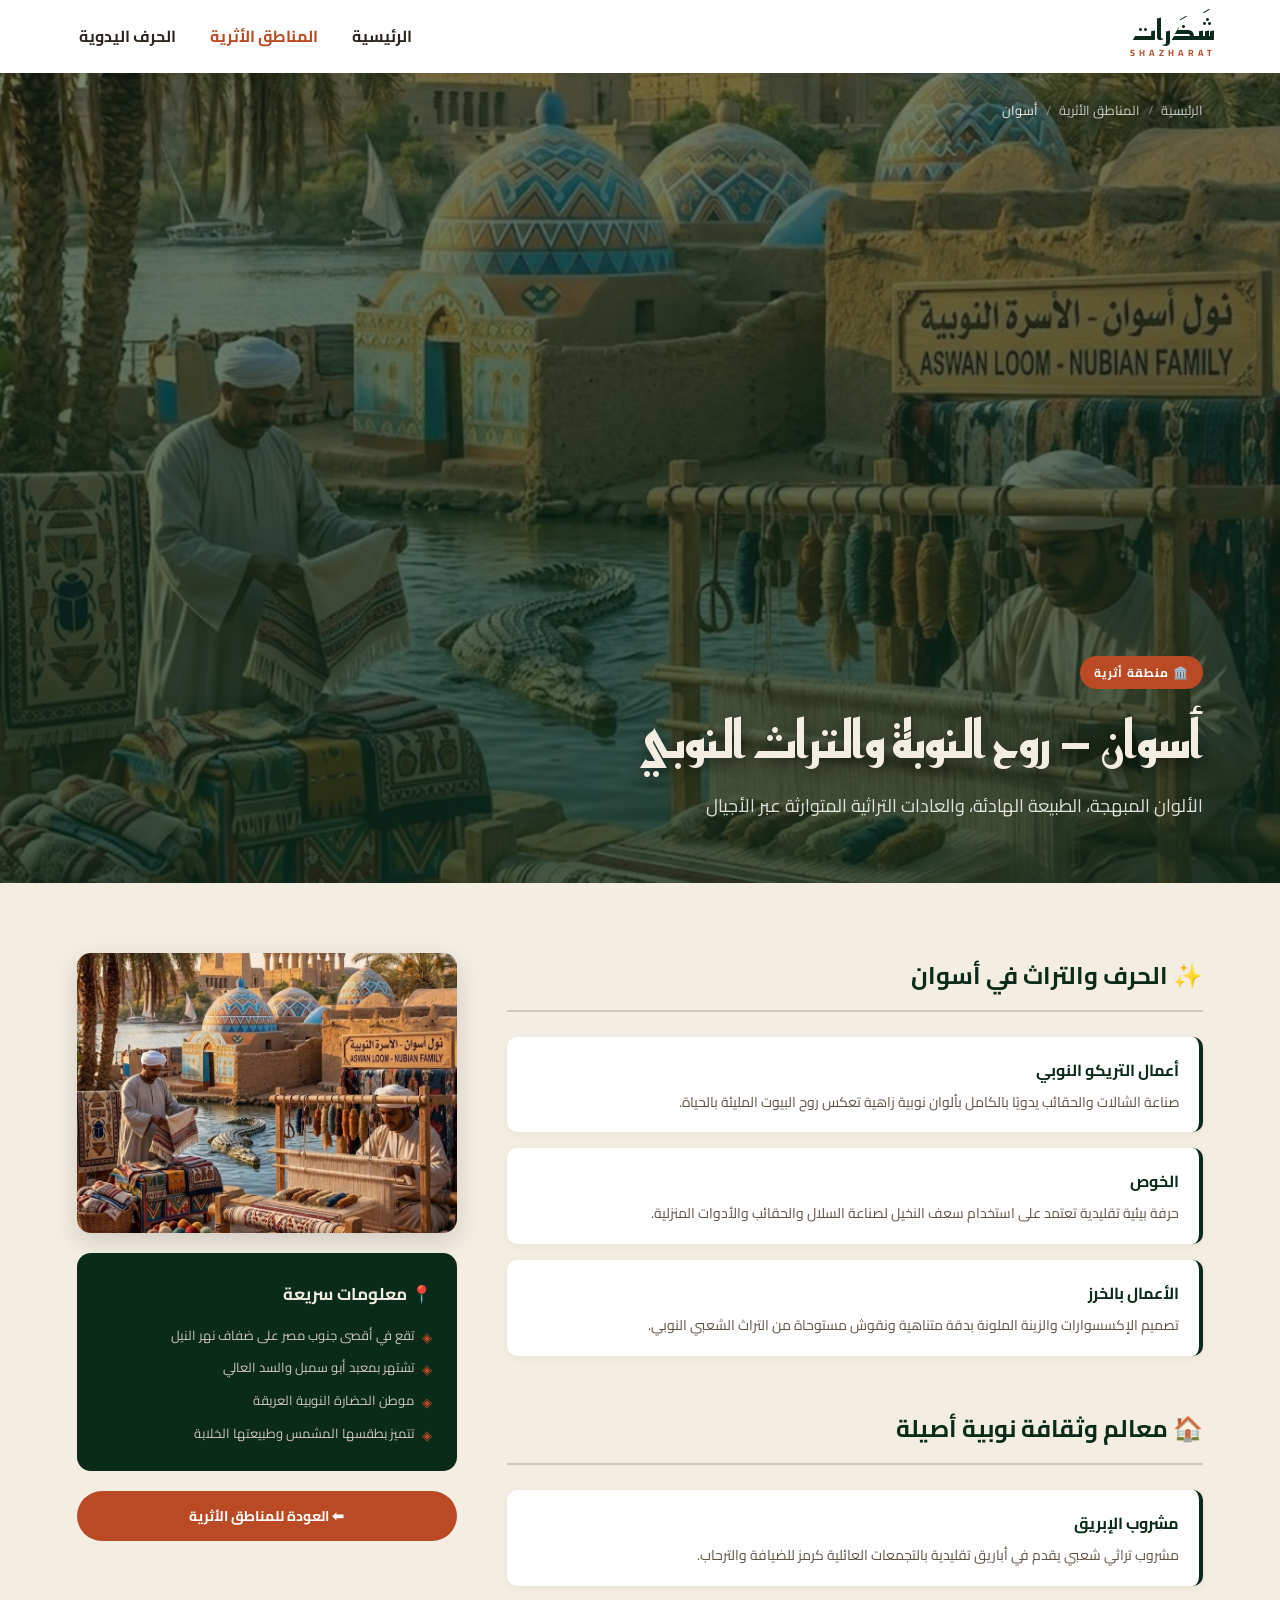
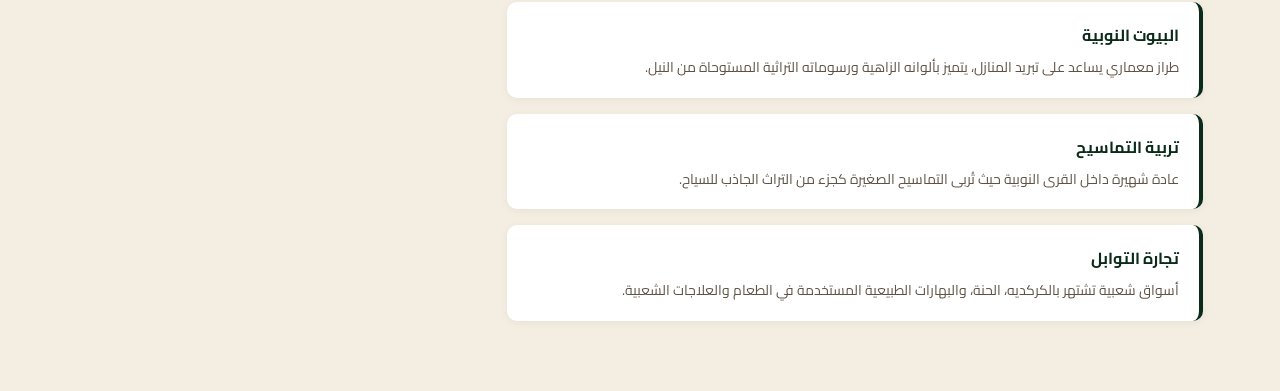
<file: aswan.html>
<!DOCTYPE html>
<html lang="ar" dir="rtl">
<head>
    <meta charset="UTF-8">
    <meta name="viewport" content="width=device-width, initial-scale=1.0">
    <title>شذرات - أسوان</title>
    <link rel="preconnect" href="https://fonts.googleapis.com">
    <link rel="preconnect" href="https://fonts.gstatic.com" crossorigin>
    <link href="https://fonts.googleapis.com/css2?family=Cairo:wght@400;700&family=Reem+Kufi:wght@700&display=swap" rel="stylesheet">
    <link rel="stylesheet" href="style.css">
    <style>
        html { scroll-behavior: smooth; }

        /* ===== HERO ===== */
        .city-hero {
            position: relative;
            height: 90vh;
            background: linear-gradient(rgba(11,43,26,0.55), rgba(11,43,26,0.75)),
                        url('images/aswan.jpg') no-repeat center center/cover;
            display: flex;
            flex-direction: column;
            justify-content: flex-end;
            padding: 60px 6%;
        }

        .breadcrumb {
            position: absolute;
            top: 25px;
            right: 6%;
            display: flex;
            gap: 8px;
            align-items: center;
            font-size: 13px;
            color: rgba(255,255,255,0.75);
        }

        .breadcrumb a {
            color: rgba(255,255,255,0.75);
            text-decoration: none;
            transition: color 0.3s;
        }

        .breadcrumb a:hover { color: #f4ede2; }
        .breadcrumb span { color: rgba(255,255,255,0.4); }

        .city-hero-content { max-width: 700px; }

        .city-tag {
            display: inline-block;
            background-color: #b94a24;
            color: #fff;
            font-size: 12px;
            font-weight: 700;
            padding: 5px 14px;
            border-radius: 20px;
            margin-bottom: 18px;
            letter-spacing: 1px;
        }

        .city-hero h1 {
            font-family: 'Reem Kufi', sans-serif;
            font-size: 52px;
            color: #f4ede2;
            line-height: 1.3;
            margin-bottom: 16px;
            text-shadow: 2px 4px 15px rgba(0,0,0,0.5);
        }

        .city-hero p {
            font-size: 18px;
            color: rgba(255,255,255,0.85);
            line-height: 1.8;
            max-width: 550px;
        }

        /* ===== CONTENT LAYOUT ===== */
        .city-body {
            background-color: #f4ede2;
            padding: 70px 6%;
        }

        .city-grid {
            display: grid;
            grid-template-columns: 1fr 380px;
            gap: 50px;
            align-items: start;
        }

        /* ===== SECTIONS ===== */
        .city-section {
            margin-bottom: 50px;
        }

        .city-section:last-child { margin-bottom: 0; }

        .city-section-title {
            font-size: 24px;
            color: #0b2b1a;
            font-weight: 700;
            margin-bottom: 25px;
            padding-bottom: 12px;
            border-bottom: 2px solid #d1c7bd;
            display: flex;
            align-items: center;
            gap: 10px;
        }

        .city-items {
            display: flex;
            flex-direction: column;
            gap: 16px;
        }

        .city-item {
            background-color: #fff;
            border-radius: 10px;
            padding: 18px 20px;
            border-right: 4px solid #0b2b1a;
            box-shadow: 0 2px 8px rgba(0,0,0,0.05);
            transition: transform 0.3s, box-shadow 0.3s;
        }

        .city-item:hover {
            transform: translateX(-5px);
            box-shadow: 0 4px 15px rgba(0,0,0,0.1);
        }

        .city-item h3 {
            color: #0b2b1a;
            font-size: 16px;
            margin-bottom: 6px;
            font-weight: 700;
        }

        .city-item p {
            color: #605244;
            font-size: 14px;
            line-height: 1.7;
        }

        /* ===== SIDEBAR ===== */
        .city-sidebar {
            position: sticky;
            top: 30px;
            display: flex;
            flex-direction: column;
            gap: 20px;
        }

        .sidebar-img {
            width: 100%;
            height: 280px;
            object-fit: cover;
            border-radius: 14px;
            box-shadow: 0 8px 25px rgba(0,0,0,0.15);
        }

        .sidebar-card {
            background-color: #0b2b1a;
            border-radius: 14px;
            padding: 25px;
            color: #d1c7bd;
        }

        .sidebar-card h4 {
            color: #f4ede2;
            font-size: 17px;
            margin-bottom: 15px;
            font-weight: 700;
        }

        .sidebar-card ul {
            list-style: none;
            display: flex;
            flex-direction: column;
            gap: 10px;
        }

        .sidebar-card ul li {
            font-size: 13px;
            display: flex;
            align-items: flex-start;
            gap: 8px;
            line-height: 1.6;
        }

        .sidebar-card ul li::before {
            content: '◈';
            color: #b94a24;
            flex-shrink: 0;
            margin-top: 2px;
        }

        .back-btn {
            display: inline-flex;
            align-items: center;
            gap: 8px;
            background-color: #b94a24;
            color: #fff;
            text-decoration: none;
            padding: 12px 24px;
            border-radius: 25px;
            font-size: 14px;
            font-weight: 700;
            transition: background-color 0.3s;
            text-align: center;
            justify-content: center;
        }

        .back-btn:hover { background-color: #9c3b1b; }

        /* ===== MOBILE ===== */
        @media (max-width: 768px) {
            .city-hero { height: 70vh; padding: 40px 5%; }
            .city-hero h1 { font-size: 34px; }
            .city-hero p { font-size: 15px; }
            .city-body { padding: 40px 5%; }
            .city-grid { grid-template-columns: 1fr; gap: 30px; }
            .city-sidebar { position: static; }
        }
    </style>
</head>
<body>

    <!-- الهيدر -->
    <header class="main-header">
        <div class="logo brand-font">
            شَذَرات
            <span class="logo-en">SHAZHARAT</span>
        </div>
        <nav class="nav-links" id="navLinks">
            <a href="index.html">الرئيسية</a>
            <a href="index.html#places-section" class="active">المناطق الأثرية</a>
            <a href="crafts.html">الحرف اليدوية</a>
        </nav>
        <button class="menu-toggle" id="menuToggle">☰</button>
    </header>

    <!-- الهيرو -->
    <section class="city-hero">
        <div class="breadcrumb">
            <a href="index.html">الرئيسية</a>
            <span>/</span>
            <a href="index.html#places-section">المناطق الأثرية</a>
            <span>/</span>
            <span style="color:#f4ede2;">أسوان</span>
        </div>
        <div class="city-hero-content">
            <span class="city-tag">🏛️ منطقة أثرية</span>
            <h1>أسوان — روح النوبة والتراث النوبي</h1>
            <p>الألوان المبهجة، الطبيعة الهادئة، والعادات التراثية المتوارثة عبر الأجيال</p>
        </div>
    </section>

    <!-- المحتوى -->
    <div class="city-body">
        <div class="city-grid">

            <!-- النص الرئيسي -->
            <div class="city-content">

                <div class="city-section">
                    <h2 class="city-section-title">✨ الحرف والتراث في أسوان</h2>
                    <div class="city-items">
                        <div class="city-item">
                            <h3>أعمال التريكو النوبي</h3>
                            <p>صناعة الشالات والحقائب يدويًا بالكامل بألوان نوبية زاهية تعكس روح البيوت المليئة بالحياة.</p>
                        </div>
                        <div class="city-item">
                            <h3>الخوص</h3>
                            <p>حرفة بيئية تقليدية تعتمد على استخدام سعف النخيل لصناعة السلال والحقائب والأدوات المنزلية.</p>
                        </div>
                        <div class="city-item">
                            <h3>الأعمال بالخرز</h3>
                            <p>تصميم الإكسسوارات والزينة الملونة بدقة متناهية ونقوش مستوحاة من التراث الشعبي النوبي.</p>
                        </div>
                    </div>
                </div>

                <div class="city-section">
                    <h2 class="city-section-title">🏠 معالم وثقافة نوبية أصيلة</h2>
                    <div class="city-items">
                        <div class="city-item">
                            <h3>مشروب الإبريق</h3>
                            <p>مشروب تراثي شعبي يقدم في أباريق تقليدية بالتجمعات العائلية كرمز للضيافة والترحاب.</p>
                        </div>
                        <div class="city-item">
                            <h3>البيوت النوبية</h3>
                            <p>طراز معماري يساعد على تبريد المنازل، يتميز بألوانه الزاهية ورسوماته التراثية المستوحاة من النيل.</p>
                        </div>
                        <div class="city-item">
                            <h3>تربية التماسيح</h3>
                            <p>عادة شهيرة داخل القرى النوبية حيث تُربى التماسيح الصغيرة كجزء من التراث الجاذب للسياح.</p>
                        </div>
                        <div class="city-item">
                            <h3>تجارة التوابل</h3>
                            <p>أسواق شعبية تشتهر بالكركديه، الحنة، والبهارات الطبيعية المستخدمة في الطعام والعلاجات الشعبية.</p>
                        </div>
                    </div>
                </div>

            </div>

            <!-- الشريط الجانبي -->
            <div class="city-sidebar">
                <img src="images/aswan.jpg" alt="أسوان" class="sidebar-img">
                <div class="sidebar-card">
                    <h4>📍 معلومات سريعة</h4>
                    <ul>
                        <li>تقع في أقصى جنوب مصر على ضفاف نهر النيل</li>
                        <li>تشتهر بمعبد أبو سمبل والسد العالي</li>
                        <li>موطن الحضارة النوبية العريقة</li>
                        <li>تتميز بطقسها المشمس وطبيعتها الخلابة</li>
                    </ul>
                </div>
                <a href="index.html#places-section" class="back-btn">⬅ العودة للمناطق الأثرية</a>
            </div>

        </div>
    </div>

    <script>
        const menuToggle = document.getElementById("menuToggle");
        const navLinks = document.getElementById("navLinks");
        if (menuToggle) {
            menuToggle.onclick = function() { navLinks.classList.toggle("open"); }
        }
    </script>

</body>
</html>
</file>
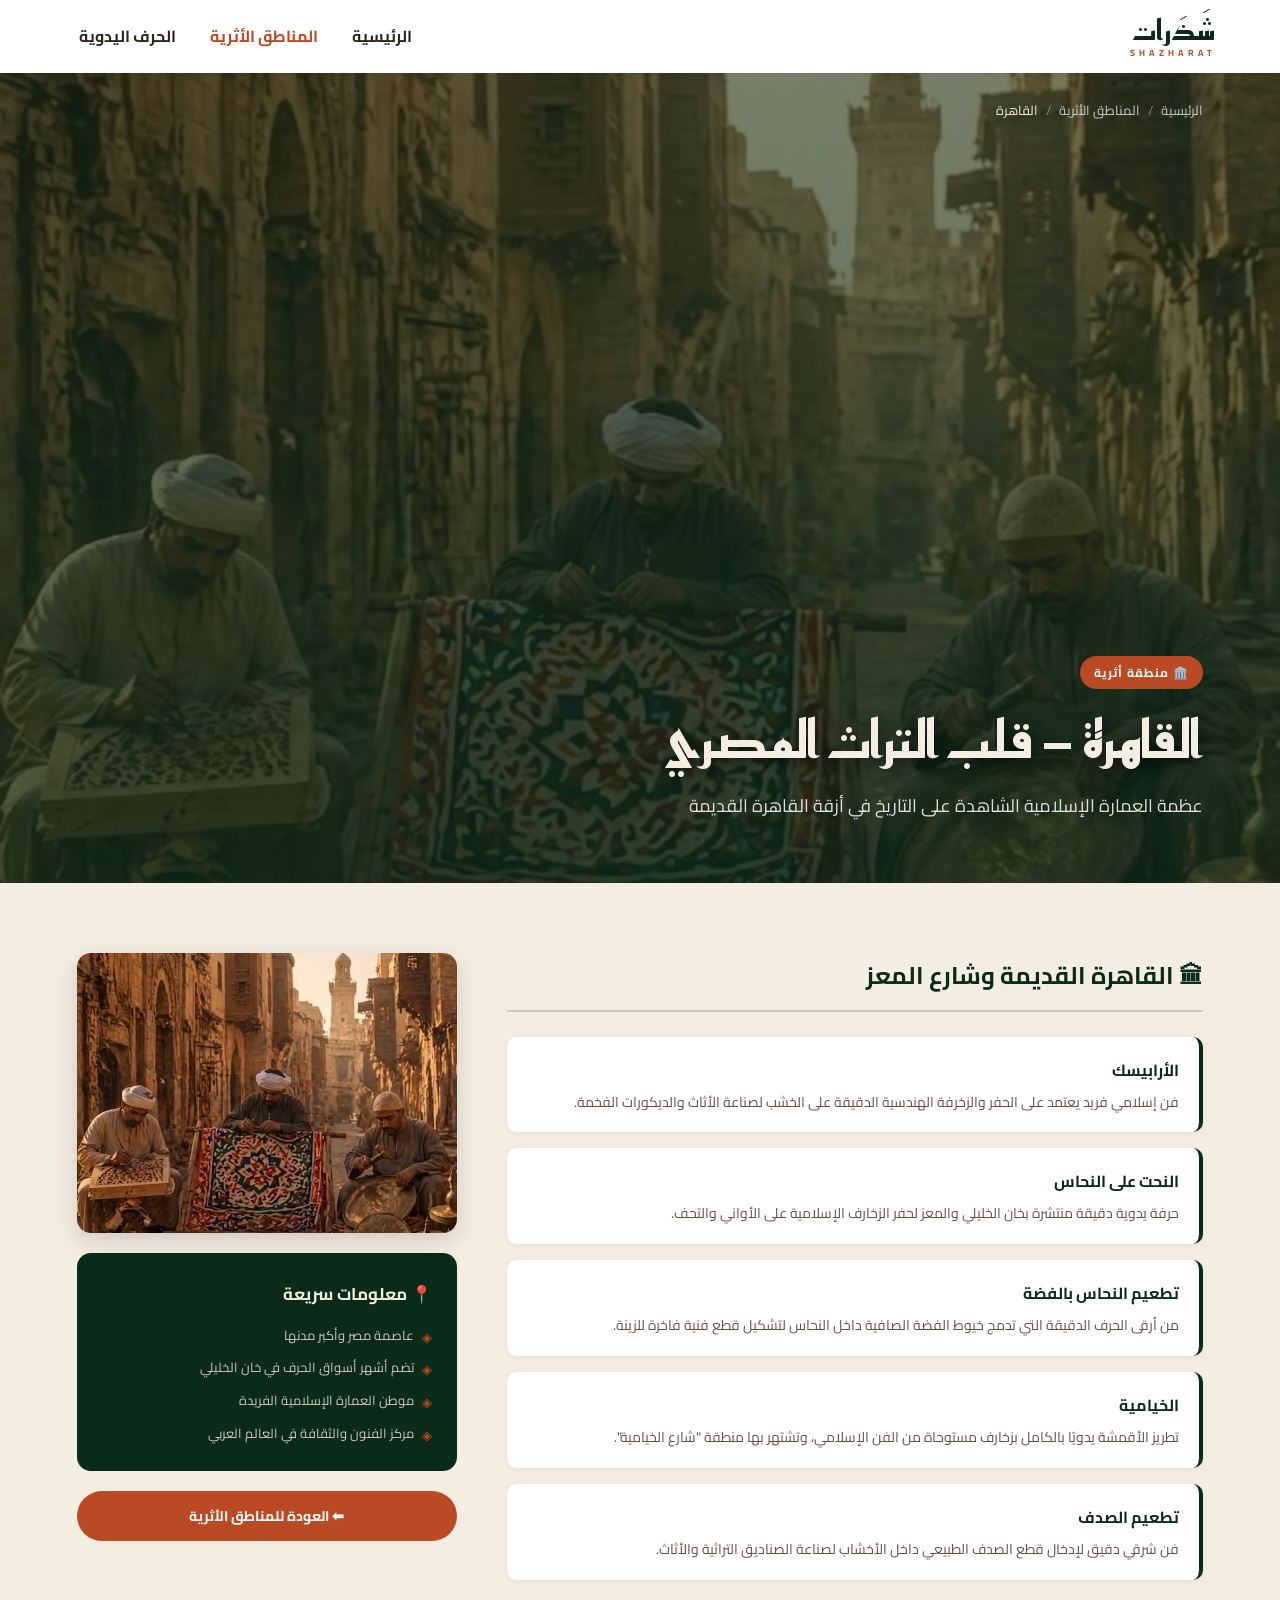
<file: cairo.html>
<!DOCTYPE html>
<html lang="ar" dir="rtl">
<head>
    <meta charset="UTF-8">
    <meta name="viewport" content="width=device-width, initial-scale=1.0">
    <title>شذرات - القاهرة</title>
    <link rel="preconnect" href="https://fonts.googleapis.com">
    <link rel="preconnect" href="https://fonts.gstatic.com" crossorigin>
    <link href="https://fonts.googleapis.com/css2?family=Cairo:wght@400;700&family=Reem+Kufi:wght@700&display=swap" rel="stylesheet">
    <link rel="stylesheet" href="style.css">
    <style>
        html { scroll-behavior: smooth; }
        .city-hero { position: relative; height: 90vh; background: linear-gradient(rgba(11,43,26,0.55), rgba(11,43,26,0.75)), url('images/cairo.jpg') no-repeat center center/cover; display: flex; flex-direction: column; justify-content: flex-end; padding: 60px 6%; }
        .breadcrumb { position: absolute; top: 25px; right: 6%; display: flex; gap: 8px; align-items: center; font-size: 13px; color: rgba(255,255,255,0.75); }
        .breadcrumb a { color: rgba(255,255,255,0.75); text-decoration: none; transition: color 0.3s; }
        .breadcrumb a:hover { color: #f4ede2; }
        .breadcrumb span { color: rgba(255,255,255,0.4); }
        .city-hero-content { max-width: 700px; }
        .city-tag { display: inline-block; background-color: #b94a24; color: #fff; font-size: 12px; font-weight: 700; padding: 5px 14px; border-radius: 20px; margin-bottom: 18px; letter-spacing: 1px; }
        .city-hero h1 { font-family: 'Reem Kufi', sans-serif; font-size: 52px; color: #f4ede2; line-height: 1.3; margin-bottom: 16px; text-shadow: 2px 4px 15px rgba(0,0,0,0.5); }
        .city-hero p { font-size: 18px; color: rgba(255,255,255,0.85); line-height: 1.8; max-width: 550px; }
        .city-body { background-color: #f4ede2; padding: 70px 6%; }
        .city-grid { display: grid; grid-template-columns: 1fr 380px; gap: 50px; align-items: start; }
        .city-section { margin-bottom: 50px; }
        .city-section:last-child { margin-bottom: 0; }
        .city-section-title { font-size: 24px; color: #0b2b1a; font-weight: 700; margin-bottom: 25px; padding-bottom: 12px; border-bottom: 2px solid #d1c7bd; display: flex; align-items: center; gap: 10px; }
        .city-items { display: flex; flex-direction: column; gap: 16px; }
        .city-item { background-color: #fff; border-radius: 10px; padding: 18px 20px; border-right: 4px solid #0b2b1a; box-shadow: 0 2px 8px rgba(0,0,0,0.05); transition: transform 0.3s, box-shadow 0.3s; }
        .city-item:hover { transform: translateX(-5px); box-shadow: 0 4px 15px rgba(0,0,0,0.1); }
        .city-item h3 { color: #0b2b1a; font-size: 16px; margin-bottom: 6px; font-weight: 700; }
        .city-item p { color: #605244; font-size: 14px; line-height: 1.7; }
        .city-sidebar { position: sticky; top: 30px; display: flex; flex-direction: column; gap: 20px; }
        .sidebar-img { width: 100%; height: 280px; object-fit: cover; border-radius: 14px; box-shadow: 0 8px 25px rgba(0,0,0,0.15); }
        .sidebar-card { background-color: #0b2b1a; border-radius: 14px; padding: 25px; color: #d1c7bd; }
        .sidebar-card h4 { color: #f4ede2; font-size: 17px; margin-bottom: 15px; font-weight: 700; }
        .sidebar-card ul { list-style: none; display: flex; flex-direction: column; gap: 10px; }
        .sidebar-card ul li { font-size: 13px; display: flex; align-items: flex-start; gap: 8px; line-height: 1.6; }
        .sidebar-card ul li::before { content: '◈'; color: #b94a24; flex-shrink: 0; margin-top: 2px; }
        .back-btn { display: inline-flex; align-items: center; gap: 8px; background-color: #b94a24; color: #fff; text-decoration: none; padding: 12px 24px; border-radius: 25px; font-size: 14px; font-weight: 700; transition: background-color 0.3s; text-align: center; justify-content: center; }
        .back-btn:hover { background-color: #9c3b1b; }
        @media (max-width: 768px) { .city-hero { height: 70vh; padding: 40px 5%; } .city-hero h1 { font-size: 34px; } .city-hero p { font-size: 15px; } .city-body { padding: 40px 5%; } .city-grid { grid-template-columns: 1fr; gap: 30px; } .city-sidebar { position: static; } }
    </style>
</head>
<body>
    <header class="main-header">
        <div class="logo brand-font">شَذَرات<span class="logo-en">SHAZHARAT</span></div>
        <nav class="nav-links" id="navLinks">
            <a href="index.html">الرئيسية</a>
            <a href="index.html#places-section" class="active">المناطق الأثرية</a>
            <a href="crafts.html">الحرف اليدوية</a>
        </nav>
        <button class="menu-toggle" id="menuToggle">☰</button>
    </header>

    <section class="city-hero">
        <div class="breadcrumb">
            <a href="index.html">الرئيسية</a><span>/</span>
            <a href="index.html#places-section">المناطق الأثرية</a><span>/</span>
            <span style="color:#f4ede2;">القاهرة</span>
        </div>
        <div class="city-hero-content">
            <span class="city-tag">🏛️ منطقة أثرية</span>
            <h1>القاهرة — قلب التراث المصري</h1>
            <p>عظمة العمارة الإسلامية الشاهدة على التاريخ في أزقة القاهرة القديمة</p>
        </div>
    </section>

    <div class="city-body">
        <div class="city-grid">
            <div class="city-content">
                <div class="city-section">
                    <h2 class="city-section-title">🏛 القاهرة القديمة وشارع المعز</h2>
                    <div class="city-items">
                        <div class="city-item">
                            <h3>الأرابيسك</h3>
                            <p>فن إسلامي فريد يعتمد على الحفر والزخرفة الهندسية الدقيقة على الخشب لصناعة الأثاث والديكورات الفخمة.</p>
                        </div>
                        <div class="city-item">
                            <h3>النحت على النحاس</h3>
                            <p>حرفة يدوية دقيقة منتشرة بخان الخليلي والمعز لحفر الزخارف الإسلامية على الأواني والتحف.</p>
                        </div>
                        <div class="city-item">
                            <h3>تطعيم النحاس بالفضة</h3>
                            <p>من أرقى الحرف الدقيقة التي تدمج خيوط الفضة الصافية داخل النحاس لتشكيل قطع فنية فاخرة للزينة.</p>
                        </div>
                        <div class="city-item">
                            <h3>الخيامية</h3>
                            <p>تطريز الأقمشة يدويًا بالكامل بزخارف مستوحاة من الفن الإسلامي، وتشتهر بها منطقة "شارع الخيامية".</p>
                        </div>
                        <div class="city-item">
                            <h3>تطعيم الصدف</h3>
                            <p>فن شرقي دقيق لإدخال قطع الصدف الطبيعي داخل الأخشاب لصناعة الصناديق التراثية والأثاث.</p>
                        </div>
                    </div>
                </div>
            </div>
            <div class="city-sidebar">
                <img src="images/cairo.jpg" alt="القاهرة" class="sidebar-img">
                <div class="sidebar-card">
                    <h4>📍 معلومات سريعة</h4>
                    <ul>
                        <li>عاصمة مصر وأكبر مدنها</li>
                        <li>تضم أشهر أسواق الحرف في خان الخليلي</li>
                        <li>موطن العمارة الإسلامية الفريدة</li>
                        <li>مركز الفنون والثقافة في العالم العربي</li>
                    </ul>
                </div>
                <a href="index.html#places-section" class="back-btn">⬅ العودة للمناطق الأثرية</a>
            </div>
        </div>
    </div>

    <script>
        const menuToggle = document.getElementById("menuToggle");
        const navLinks = document.getElementById("navLinks");
        if (menuToggle) menuToggle.onclick = function() { navLinks.classList.toggle("open"); }
    </script>
</body>
</html>
</file>
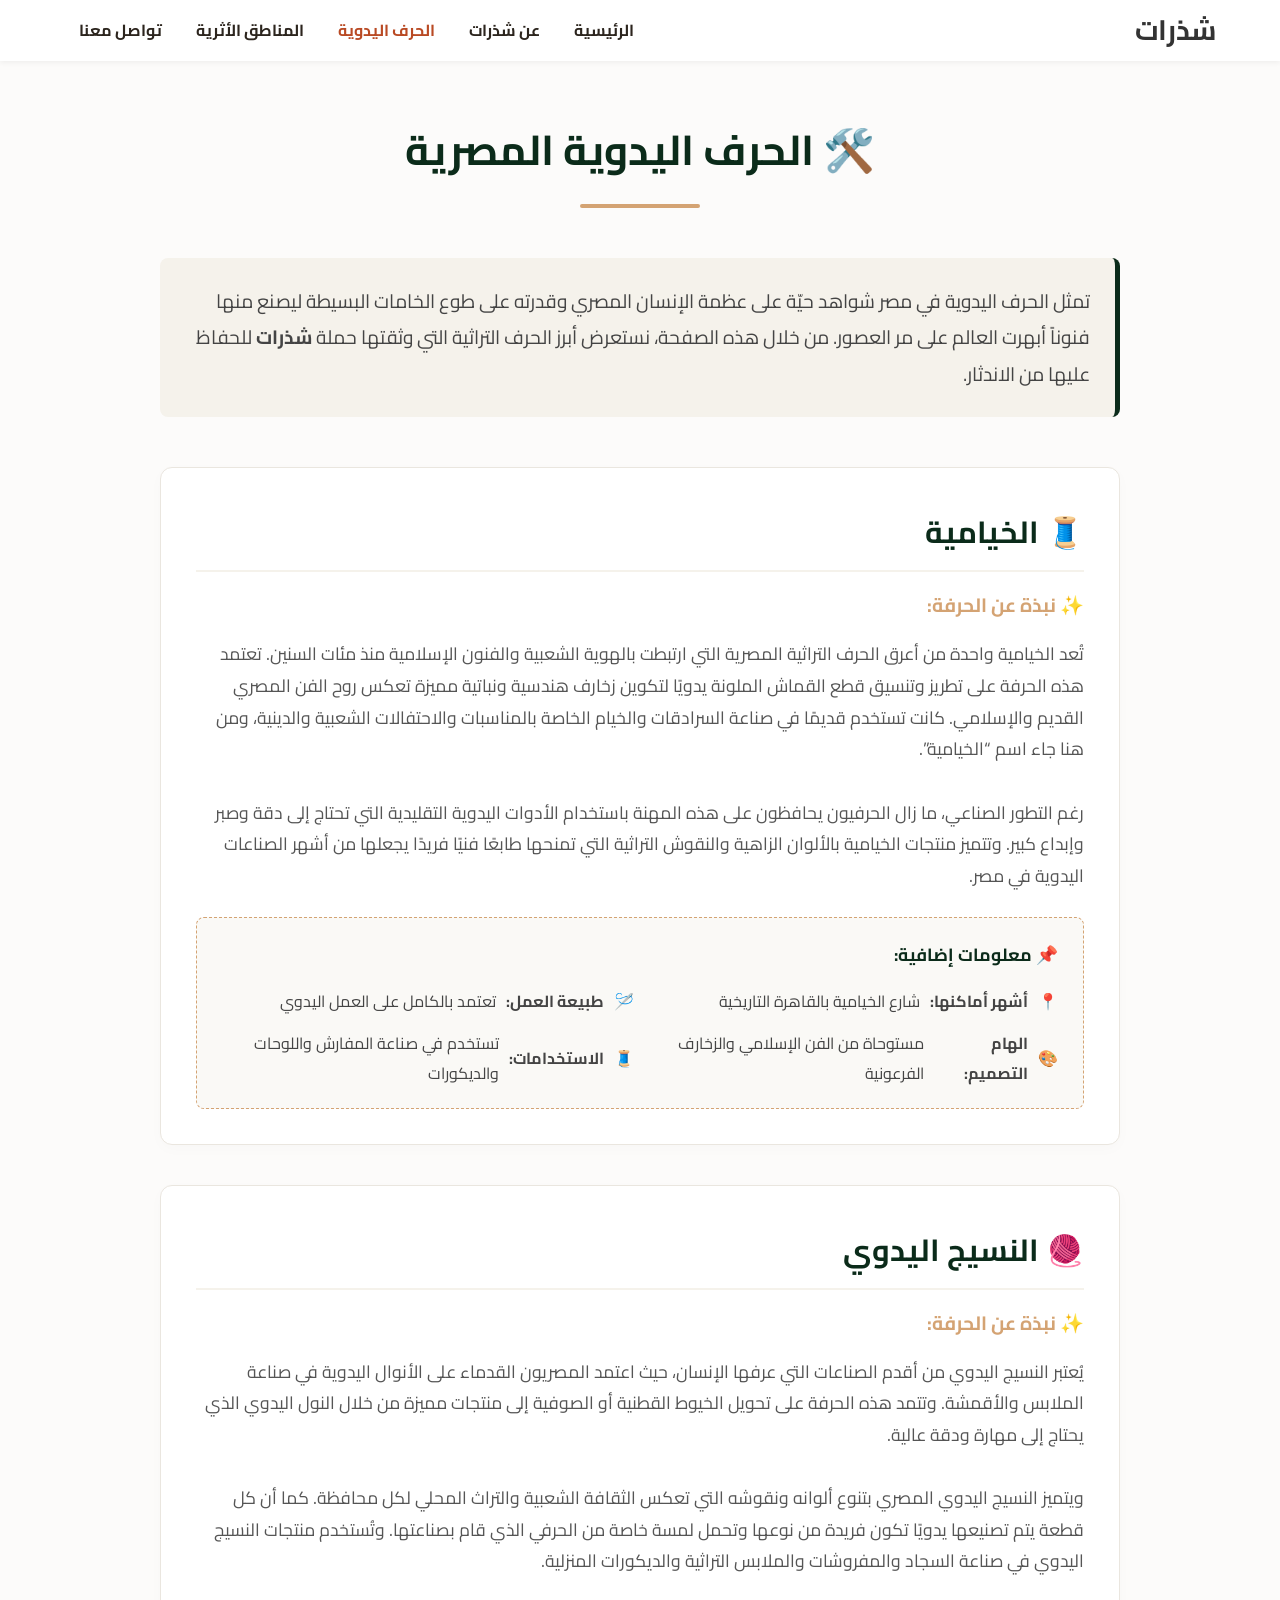
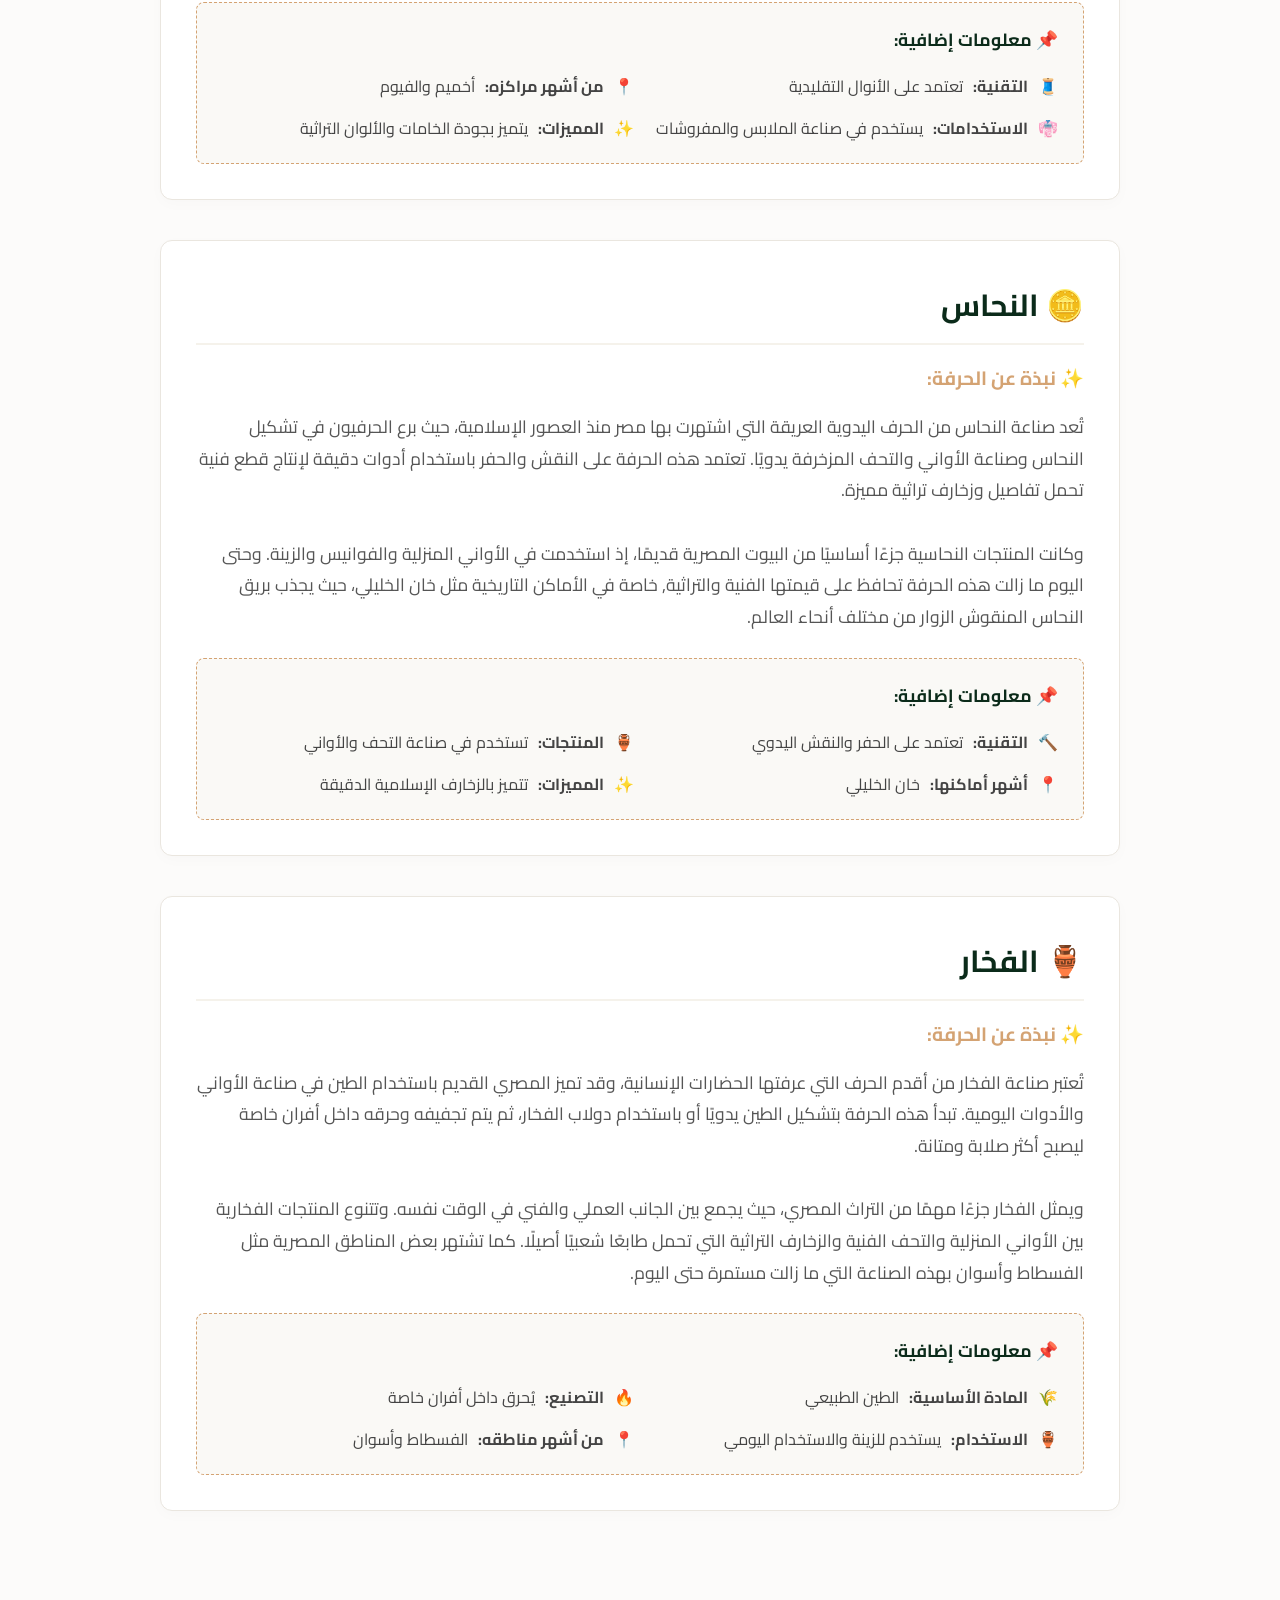
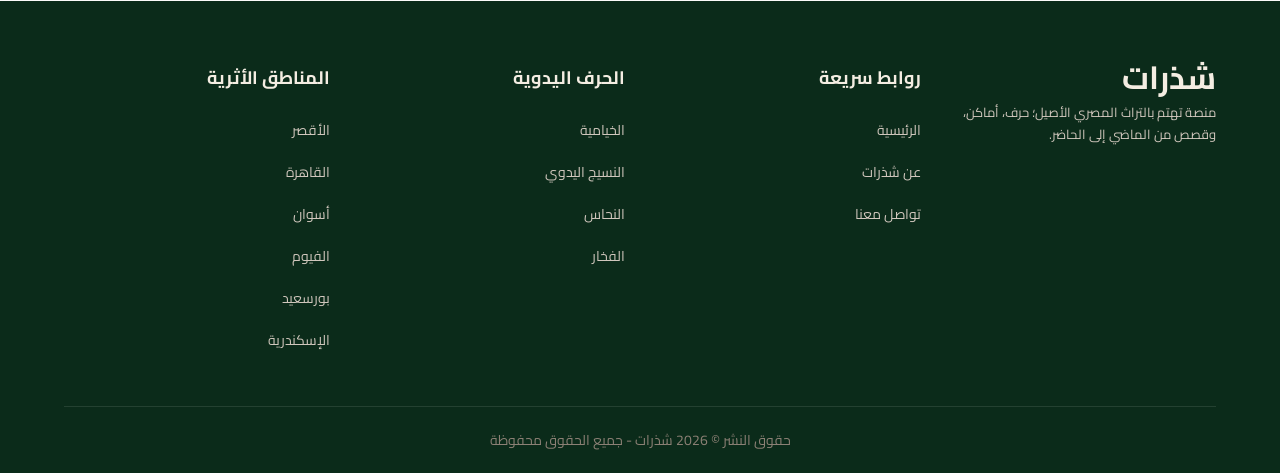
<file: crafts.html>
<!DOCTYPE html>
<html lang="ar" dir="rtl">
<head>
    <meta charset="UTF-8">
    <meta name="viewport" content="width=device-width, initial-scale=1.0">
    <title>شذرات - الحرف اليدوية</title>
    
    <link rel="preconnect" href="https://fonts.googleapis.com">
    <link rel="preconnect" href="https://fonts.gstatic.com" crossorigin>
    <link href="https://fonts.googleapis.com/css2?family=Cairo:wght@400;700&display=swap" rel="stylesheet">
    
    <link rel="stylesheet" href="style.css">
    
    <style>
        html {
            scroll-behavior: smooth; 
        }
        
        body {
            font-family: 'Cairo', sans-serif;
            background-color: #fcfbfa;
            color: #333;
            margin: 0;
            padding: 0;
        }

        .crafts-page-container {
            max-width: 1000px;
            margin: 0 auto;
            padding: 50px 20px;
        }

        .page-header {
            text-align: center;
            margin-bottom: 50px;
        }

        .page-title {
            color: #0b2b1a;
            font-size: 2.6rem;
            margin-bottom: 15px;
            font-weight: 700;
        }

        .title-divider {
            width: 120px;
            height: 4px;
            background-color: #d4a373;
            margin: 0 auto 25px auto;
            border-radius: 2px;
        }

        .intro-text {
            font-size: 1.2rem;
            line-height: 1.9;
            color: #444;
            background-color: #f5f2eb;
            padding: 25px;
            border-right: 5px solid #0b2b1a;
            border-radius: 8px;
            margin-bottom: 50px;
        }

        .craft-detail-section {
            background: #ffffff;
            border: 1px solid #eae6df;
            border-radius: 12px;
            padding: 35px;
            margin-bottom: 40px;
            box-shadow: 0 4px 15px rgba(0, 0, 0, 0.02);
            transition: transform 0.3s ease;
        }

        .craft-detail-section:hover {
            transform: translateY(-3px);
            box-shadow: 0 6px 20px rgba(0, 0, 0, 0.04);
        }

        .craft-title {
            color: #0b2b1a;
            font-size: 1.9rem;
            margin-top: 0;
            margin-bottom: 15px;
            display: flex;
            align-items: center;
            gap: 12px;
            border-bottom: 2px solid #f5f2eb;
            padding-bottom: 10px;
        }

        .craft-subtitle {
            color: #d4a373;
            font-size: 1.2rem;
            margin-bottom: 15px;
            font-weight: 700;
        }

        .craft-description {
            font-size: 1.1rem;
            line-height: 1.8;
            color: #555;
            margin-bottom: 25px;
        }

        .info-box {
            background-color: #faf9f6;
            border: 1px dashed #d4a373;
            border-radius: 8px;
            padding: 20px 25px;
        }

        .info-box h4 {
            margin-top: 0;
            color: #0b2b1a;
            font-size: 1.1rem;
            margin-bottom: 15px;
        }

        .info-list {
            list-style: none;
            padding: 0;
            margin: 0;
            display: grid;
            grid-template-columns: repeat(auto-fit, minmax(280px, 1fr));
            gap: 12px;
        }

        .info-list li {
            font-size: 1rem;
            color: #444;
            display: flex;
            align-items: center;
            gap: 10px;
        }
    </style>
</head>
<body>

    <header class="main-header">
        <div class="logo">شذرات</div>
        <nav class="nav-links" id="navLinks">
            <a href="index.html">الرئيسية</a>
            <a href="index.html#aboutModal">عن شذرات</a>
            <a href="crafts.html" class="active">الحرف اليدوية</a>
            <a href="index.html#places-section">المناطق الأثرية</a>
            <a href="#">تواصل معنا</a>
        </nav>
        <button class="menu-toggle" id="menuToggle">☰</button>
    </header>

    <main class="crafts-page-container">
        
        <div class="page-header">
            <h1 class="page-title">🛠️ الحرف اليدوية المصرية</h1>
            <div class="title-divider"></div>
        </div>

        <p class="intro-text">
            تمثل الحرف اليدوية في مصر شواهد حيّة على عظمة الإنسان المصري وقدرته على طوع الخامات البسيطة ليصنع منها فنوناً أبهرت العالم على مر العصور. من خلال هذه الصفحة، نستعرض أبرز الحرف التراثية التي وثقتها حملة <strong>شذرات</strong> للحفاظ عليها من الاندثار.
        </p>

        <section id="khayamiya-section" class="craft-detail-section">
            <h2 class="craft-title">🧵 الخيامية</h2>
            <div class="craft-subtitle">✨ نبذة عن الحرفة:</div>
            <p class="craft-description">
                تُعد الخيامية واحدة من أعرق الحرف التراثية المصرية التي ارتبطت بالهوية الشعبية والفنون الإسلامية منذ مئات السنين. تعتمد هذه الحرفة على تطريز وتنسيق قطع القماش الملونة يدويًا لتكوين زخارف هندسية ونباتية مميزة تعكس روح الفن المصري القديم والإسلامي. كانت تستخدم قديمًا في صناعة السرادقات والخيام الخاصة بالمناسبات والاحتفالات الشعبية والدينية، ومن هنا جاء اسم “الخيامية”.
                <br><br>
                رغم التطور الصناعي، ما زال الحرفيون يحافظون على هذه المهنة باستخدام الأدوات اليدوية التقليدية التي تحتاج إلى دقة وصبر وإبداع كبير. وتتميز منتجات الخيامية بالألوان الزاهية والنقوش التراثية التي تمنحها طابعًا فنيًا فريدًا يجعلها من أشهر الصناعات اليدوية في مصر.
            </p>
            <div class="info-box">
                <h4>📌 معلومات إضافية:</h4>
                <ul class="info-list">
                    <li>📍 <strong>أشهر أماكنها:</strong> شارع الخيامية بالقاهرة التاريخية</li>
                    <li>🪡 <strong>طبيعة العمل:</strong> تعتمد بالكامل على العمل اليدوي</li>
                    <li>🎨 <strong>الهام التصميم:</strong> مستوحاة من الفن الإسلامي والزخارف الفرعونية</li>
                    <li>🧵 <strong>الاستخدامات:</strong> تستخدم في صناعة المفارش واللوحات والديكورات</li>
                </ul>
            </div>
        </section>

        <section id="weaving-section" class="craft-detail-section">
            <h2 class="craft-title">🧶 النسيج اليدوي</h2>
            <div class="craft-subtitle">✨ نبذة عن الحرفة:</div>
            <p class="craft-description">
                يُعتبر النسيج اليدوي من أقدم الصناعات التي عرفها الإنسان، حيث اعتمد المصريون القدماء على الأنوال اليدوية في صناعة الملابس والأقمشة. وتتمد هذه الحرفة على تحويل الخيوط القطنية أو الصوفية إلى منتجات مميزة من خلال النول اليدوي الذي يحتاج إلى مهارة ودقة عالية.
                <br><br>
                ويتميز النسيج اليدوي المصري بتنوع ألوانه ونقوشه التي تعكس الثقافة الشعبية والتراث المحلي لكل محافظة. كما أن كل قطعة يتم تصنيعها يدويًا تكون فريدة من نوعها وتحمل لمسة خاصة من الحرفي الذي قام بصناعتها. وتُستخدم منتجات النسيج اليدوي في صناعة السجاد والمفروشات والملابس التراثية والديكورات المنزلية.
            </p>
            <div class="info-box">
                <h4>📌 معلومات إضافية:</h4>
                <ul class="info-list">
                    <li>🧵 <strong>التقنية:</strong> تعتمد على الأنوال التقليدية</li>
                    <li>📍 <strong>من أشهر مراكزه:</strong> أخميم والفيوم</li>
                    <li>👘 <strong>الاستخدامات:</strong> يستخدم في صناعة الملابس والمفروشات</li>
                    <li>✨ <strong>المميزات:</strong> يتميز بجودة الخامات والألوان التراثية</li>
                </ul>
            </div>
        </section>

        <section id="copper-section" class="craft-detail-section">
            <h2 class="craft-title">🪙 النحاس</h2>
            <div class="craft-subtitle">✨ نبذة عن الحرفة:</div>
            <p class="craft-description">
                تُعد صناعة النحاس من الحرف اليدوية العريقة التي اشتهرت بها مصر منذ العصور الإسلامية، حيث برع الحرفيون في تشكيل النحاس وصناعة الأواني والتحف المزخرفة يدويًا. تعتمد هذه الحرفة على النقش والحفر باستخدام أدوات دقيقة لإنتاج قطع فنية تحمل تفاصيل وزخارف تراثية مميزة.
                <br><br>
                وكانت المنتجات النحاسية جزءًا أساسيًا من البيوت المصرية قديمًا، إذ استخدمت في الأواني المنزلية والفوانيس والزينة. وحتى اليوم ما زالت هذه الحرفة تحافظ على قيمتها الفنية والتراثية, خاصة في الأماكن التاريخية مثل خان الخليلي، حيث يجذب بريق النحاس المنقوش الزوار من مختلف أنحاء العالم.
            </p>
            <div class="info-box">
                <h4>📌 معلومات إضافية:</h4>
                <ul class="info-list">
                    <li>🔨 <strong>التقنية:</strong> تعتمد على الحفر والنقش اليدوي</li>
                    <li>🏺 <strong>المنتجات:</strong> تستخدم في صناعة التحف والأواني</li>
                    <li>📍 <strong>أشهر أماكنها:</strong> خان الخليلي</li>
                    <li>✨ <strong>المميزات:</strong> تتميز بالزخارف الإسلامية الدقيقة</li>
                </ul>
            </div>
        </section>

        <section id="pottery-section" class="craft-detail-section">
            <h2 class="craft-title">🏺 الفخار</h2>
            <div class="craft-subtitle">✨ نبذة عن الحرفة:</div>
            <p class="craft-description">
                تُعتبر صناعة الفخار من أقدم الحرف التي عرفتها الحضارات الإنسانية، وقد تميز المصري القديم باستخدام الطين في صناعة الأواني والأدوات اليومية. تبدأ هذه الحرفة بتشكيل الطين يدويًا أو باستخدام دولاب الفخار، ثم يتم تجفيفه وحرقه داخل أفران خاصة ليصبح أكثر صلابة ومتانة.
                <br><br>
                ويمثل الفخار جزءًا مهمًا من التراث المصري، حيث يجمع بين الجانب العملي والفني في الوقت نفسه. وتتنوع المنتجات الفخارية بين الأواني المنزلية والتحف الفنية والزخارف التراثية التي تحمل طابعًا شعبيًا أصيلًا. كما تشتهر بعض المناطق المصرية مثل الفسطاط وأسوان بهذه الصناعة التي ما زالت مستمرة حتى اليوم.
            </p>
            <div class="info-box">
                <h4>📌 معلومات إضافية:</h4>
                <ul class="info-list">
                    <li>🌾 <strong>المادة الأساسية:</strong> الطين الطبيعي</li>
                    <li>🔥 <strong>التصنيع:</strong> يُحرق داخل أفران خاصة</li>
                    <li>🏺 <strong>الاستخدام:</strong> يستخدم للزينة والاستخدام اليومي</li>
                    <li>📍 <strong>من أشهر مناطقه:</strong> الفسطاط وأسوان</li>
                </ul>
            </div>
        </section>

    </main>

    <footer class="main-footer">
        <div class="footer-container">
            <div class="footer-col">
                <h3 class="footer-logo">شذرات</h3>
                <p>منصة تهتم بالتراث المصري الأصيل؛ حرف، أماكن، وقصص من الماضي إلى الحاضر.</p>
            </div>
            <div class="footer-col">
                <h4>روابط سريعة</h4>
                <ul>
                    <li><a href="index.html">الرئيسية</a></li>
                    <li><a href="index.html#aboutModal">عن شذرات</a></li>
                    <li><a href="#">تواصل معنا</a></li>
                </ul>
            </div>
            <div class="footer-col">
                <h4>الحرف اليدوية</h4>
                <ul>
                    <li><a href="crafts.html#khayamiya-section">الخيامية</a></li>
                    <li><a href="crafts.html#weaving-section">النسيج اليدوي</a></li>
                    <li><a href="crafts.html#copper-section">النحاس</a></li>
                    <li><a href="crafts.html#pottery-section">الفخار</a></li>
                </ul>
            </div>
            <div class="footer-col">
                <h4>المناطق الأثرية</h4>
                <ul>
                    <li><a href="luxor.html">الأقصر</a></li>
                    <li><a href="cairo.html">القاهرة</a></li>
                    <li><a href="aswan.html">أسوان</a></li>
                    <li><a href="fayoum.html">الفيوم</a></li>
                    <li><a href="portsaid.html">بورسعيد</a></li>
                    <li><a href="alexandria.html">الإسكندرية</a></li>
                </ul>
            </div>
        </div>
        <div class="footer-bottom">
            <p>حقوق النشر © 2026 شذرات - جميع الحقوق محفوظة</p>
        </div>
    </footer>

    <script>
        // كود تشغيل القائمة للموبايل في صفحة الحرف
        const menuToggle = document.getElementById("menuToggle");
        const navLinks = document.getElementById("navLinks");

        menuToggle.onclick = function() {
            navLinks.classList.toggle("open");
        }
    </script>

</body>
</html>
</file>
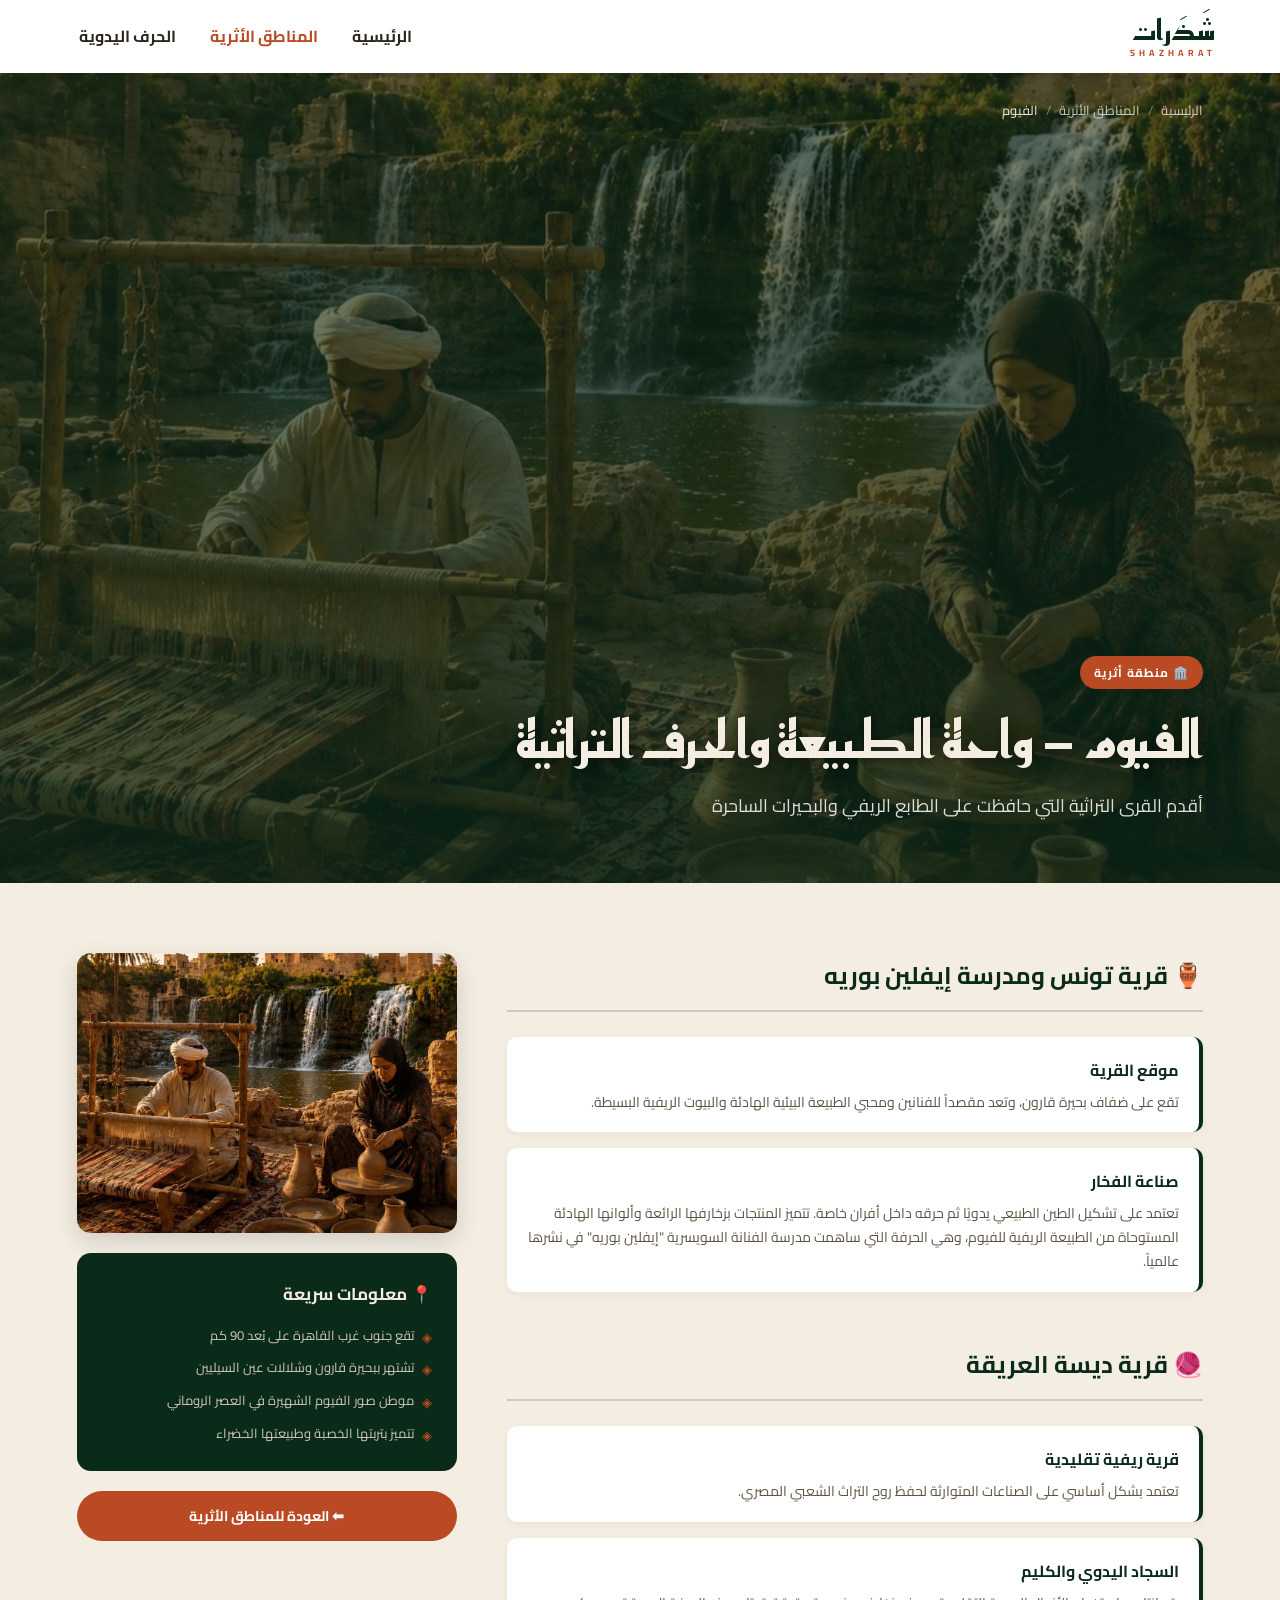
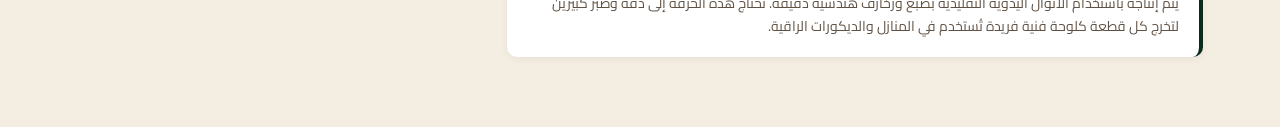
<file: fayoum.html>
<!DOCTYPE html>
<html lang="ar" dir="rtl">
<head>
    <meta charset="UTF-8">
    <meta name="viewport" content="width=device-width, initial-scale=1.0">
    <title>شذرات - الفيوم</title>
    <link rel="preconnect" href="https://fonts.googleapis.com">
    <link rel="preconnect" href="https://fonts.gstatic.com" crossorigin>
    <link href="https://fonts.googleapis.com/css2?family=Cairo:wght@400;700&family=Reem+Kufi:wght@700&display=swap" rel="stylesheet">
    <link rel="stylesheet" href="style.css">
    <style>
        html { scroll-behavior: smooth; }
        .city-hero { position: relative; height: 90vh; background: linear-gradient(rgba(11,43,26,0.55), rgba(11,43,26,0.75)), url('images/fayoum.jpg') no-repeat center center/cover; display: flex; flex-direction: column; justify-content: flex-end; padding: 60px 6%; }
        .breadcrumb { position: absolute; top: 25px; right: 6%; display: flex; gap: 8px; align-items: center; font-size: 13px; color: rgba(255,255,255,0.75); }
        .breadcrumb a { color: rgba(255,255,255,0.75); text-decoration: none; transition: color 0.3s; }
        .breadcrumb a:hover { color: #f4ede2; }
        .breadcrumb span { color: rgba(255,255,255,0.4); }
        .city-hero-content { max-width: 700px; }
        .city-tag { display: inline-block; background-color: #b94a24; color: #fff; font-size: 12px; font-weight: 700; padding: 5px 14px; border-radius: 20px; margin-bottom: 18px; letter-spacing: 1px; }
        .city-hero h1 { font-family: 'Reem Kufi', sans-serif; font-size: 52px; color: #f4ede2; line-height: 1.3; margin-bottom: 16px; text-shadow: 2px 4px 15px rgba(0,0,0,0.5); }
        .city-hero p { font-size: 18px; color: rgba(255,255,255,0.85); line-height: 1.8; max-width: 550px; }
        .city-body { background-color: #f4ede2; padding: 70px 6%; }
        .city-grid { display: grid; grid-template-columns: 1fr 380px; gap: 50px; align-items: start; }
        .city-section { margin-bottom: 50px; }
        .city-section:last-child { margin-bottom: 0; }
        .city-section-title { font-size: 24px; color: #0b2b1a; font-weight: 700; margin-bottom: 25px; padding-bottom: 12px; border-bottom: 2px solid #d1c7bd; display: flex; align-items: center; gap: 10px; }
        .city-items { display: flex; flex-direction: column; gap: 16px; }
        .city-item { background-color: #fff; border-radius: 10px; padding: 18px 20px; border-right: 4px solid #0b2b1a; box-shadow: 0 2px 8px rgba(0,0,0,0.05); transition: transform 0.3s, box-shadow 0.3s; }
        .city-item:hover { transform: translateX(-5px); box-shadow: 0 4px 15px rgba(0,0,0,0.1); }
        .city-item h3 { color: #0b2b1a; font-size: 16px; margin-bottom: 6px; font-weight: 700; }
        .city-item p { color: #605244; font-size: 14px; line-height: 1.7; }
        .city-sidebar { position: sticky; top: 30px; display: flex; flex-direction: column; gap: 20px; }
        .sidebar-img { width: 100%; height: 280px; object-fit: cover; border-radius: 14px; box-shadow: 0 8px 25px rgba(0,0,0,0.15); }
        .sidebar-card { background-color: #0b2b1a; border-radius: 14px; padding: 25px; color: #d1c7bd; }
        .sidebar-card h4 { color: #f4ede2; font-size: 17px; margin-bottom: 15px; font-weight: 700; }
        .sidebar-card ul { list-style: none; display: flex; flex-direction: column; gap: 10px; }
        .sidebar-card ul li { font-size: 13px; display: flex; align-items: flex-start; gap: 8px; line-height: 1.6; }
        .sidebar-card ul li::before { content: '◈'; color: #b94a24; flex-shrink: 0; margin-top: 2px; }
        .back-btn { display: inline-flex; align-items: center; gap: 8px; background-color: #b94a24; color: #fff; text-decoration: none; padding: 12px 24px; border-radius: 25px; font-size: 14px; font-weight: 700; transition: background-color 0.3s; text-align: center; justify-content: center; }
        .back-btn:hover { background-color: #9c3b1b; }
        @media (max-width: 768px) { .city-hero { height: 70vh; padding: 40px 5%; } .city-hero h1 { font-size: 34px; } .city-hero p { font-size: 15px; } .city-body { padding: 40px 5%; } .city-grid { grid-template-columns: 1fr; gap: 30px; } .city-sidebar { position: static; } }
    </style>
</head>
<body>
    <header class="main-header">
        <div class="logo brand-font">شَذَرات<span class="logo-en">SHAZHARAT</span></div>
        <nav class="nav-links" id="navLinks">
            <a href="index.html">الرئيسية</a>
            <a href="index.html#places-section" class="active">المناطق الأثرية</a>
            <a href="crafts.html">الحرف اليدوية</a>
        </nav>
        <button class="menu-toggle" id="menuToggle">☰</button>
    </header>

    <section class="city-hero">
        <div class="breadcrumb">
            <a href="index.html">الرئيسية</a><span>/</span>
            <a href="index.html#places-section">المناطق الأثرية</a><span>/</span>
            <span style="color:#f4ede2;">الفيوم</span>
        </div>
        <div class="city-hero-content">
            <span class="city-tag">🏛️ منطقة أثرية</span>
            <h1>الفيوم — واحة الطبيعة والحرف التراثية</h1>
            <p>أقدم القرى التراثية التي حافظت على الطابع الريفي والبحيرات الساحرة</p>
        </div>
    </section>

    <div class="city-body">
        <div class="city-grid">
            <div class="city-content">
                <div class="city-section">
                    <h2 class="city-section-title">🏺 قرية تونس ومدرسة إيفلين بوريه</h2>
                    <div class="city-items">
                        <div class="city-item">
                            <h3>موقع القرية</h3>
                            <p>تقع على ضفاف بحيرة قارون، وتعد مقصداً للفنانين ومحبي الطبيعة البيئية الهادئة والبيوت الريفية البسيطة.</p>
                        </div>
                        <div class="city-item">
                            <h3>صناعة الفخار</h3>
                            <p>تعتمد على تشكيل الطين الطبيعي يدويًا ثم حرقه داخل أفران خاصة. تتميز المنتجات بزخارفها الرائعة وألوانها الهادئة المستوحاة من الطبيعة الريفية للفيوم، وهي الحرفة التي ساهمت مدرسة الفنانة السويسرية "إيفلين بوريه" في نشرها عالمياً.</p>
                        </div>
                    </div>
                </div>
                <div class="city-section">
                    <h2 class="city-section-title">🧶 قرية ديسة العريقة</h2>
                    <div class="city-items">
                        <div class="city-item">
                            <h3>قرية ريفية تقليدية</h3>
                            <p>تعتمد بشكل أساسي على الصناعات المتوارثة لحفظ روح التراث الشعبي المصري.</p>
                        </div>
                        <div class="city-item">
                            <h3>السجاد اليدوي والكليم</h3>
                            <p>يتم إنتاجه باستخدام الأنوال اليدوية التقليدية بصبغ وزخارف هندسية دقيقة. تحتاج هذه الحرفة إلى دقة وصبر كبيرين لتخرج كل قطعة كلوحة فنية فريدة تُستخدم في المنازل والديكورات الراقية.</p>
                        </div>
                    </div>
                </div>
            </div>
            <div class="city-sidebar">
                <img src="images/fayoum.jpg" alt="الفيوم" class="sidebar-img">
                <div class="sidebar-card">
                    <h4>📍 معلومات سريعة</h4>
                    <ul>
                        <li>تقع جنوب غرب القاهرة على بُعد 90 كم</li>
                        <li>تشتهر ببحيرة قارون وشلالات عين السيليين</li>
                        <li>موطن صور الفيوم الشهيرة في العصر الروماني</li>
                        <li>تتميز بتربتها الخصبة وطبيعتها الخضراء</li>
                    </ul>
                </div>
                <a href="index.html#places-section" class="back-btn">⬅ العودة للمناطق الأثرية</a>
            </div>
        </div>
    </div>

    <script>
        const menuToggle = document.getElementById("menuToggle");
        const navLinks = document.getElementById("navLinks");
        if (menuToggle) menuToggle.onclick = function() { navLinks.classList.toggle("open"); }
    </script>
</body>
</html>
</file>
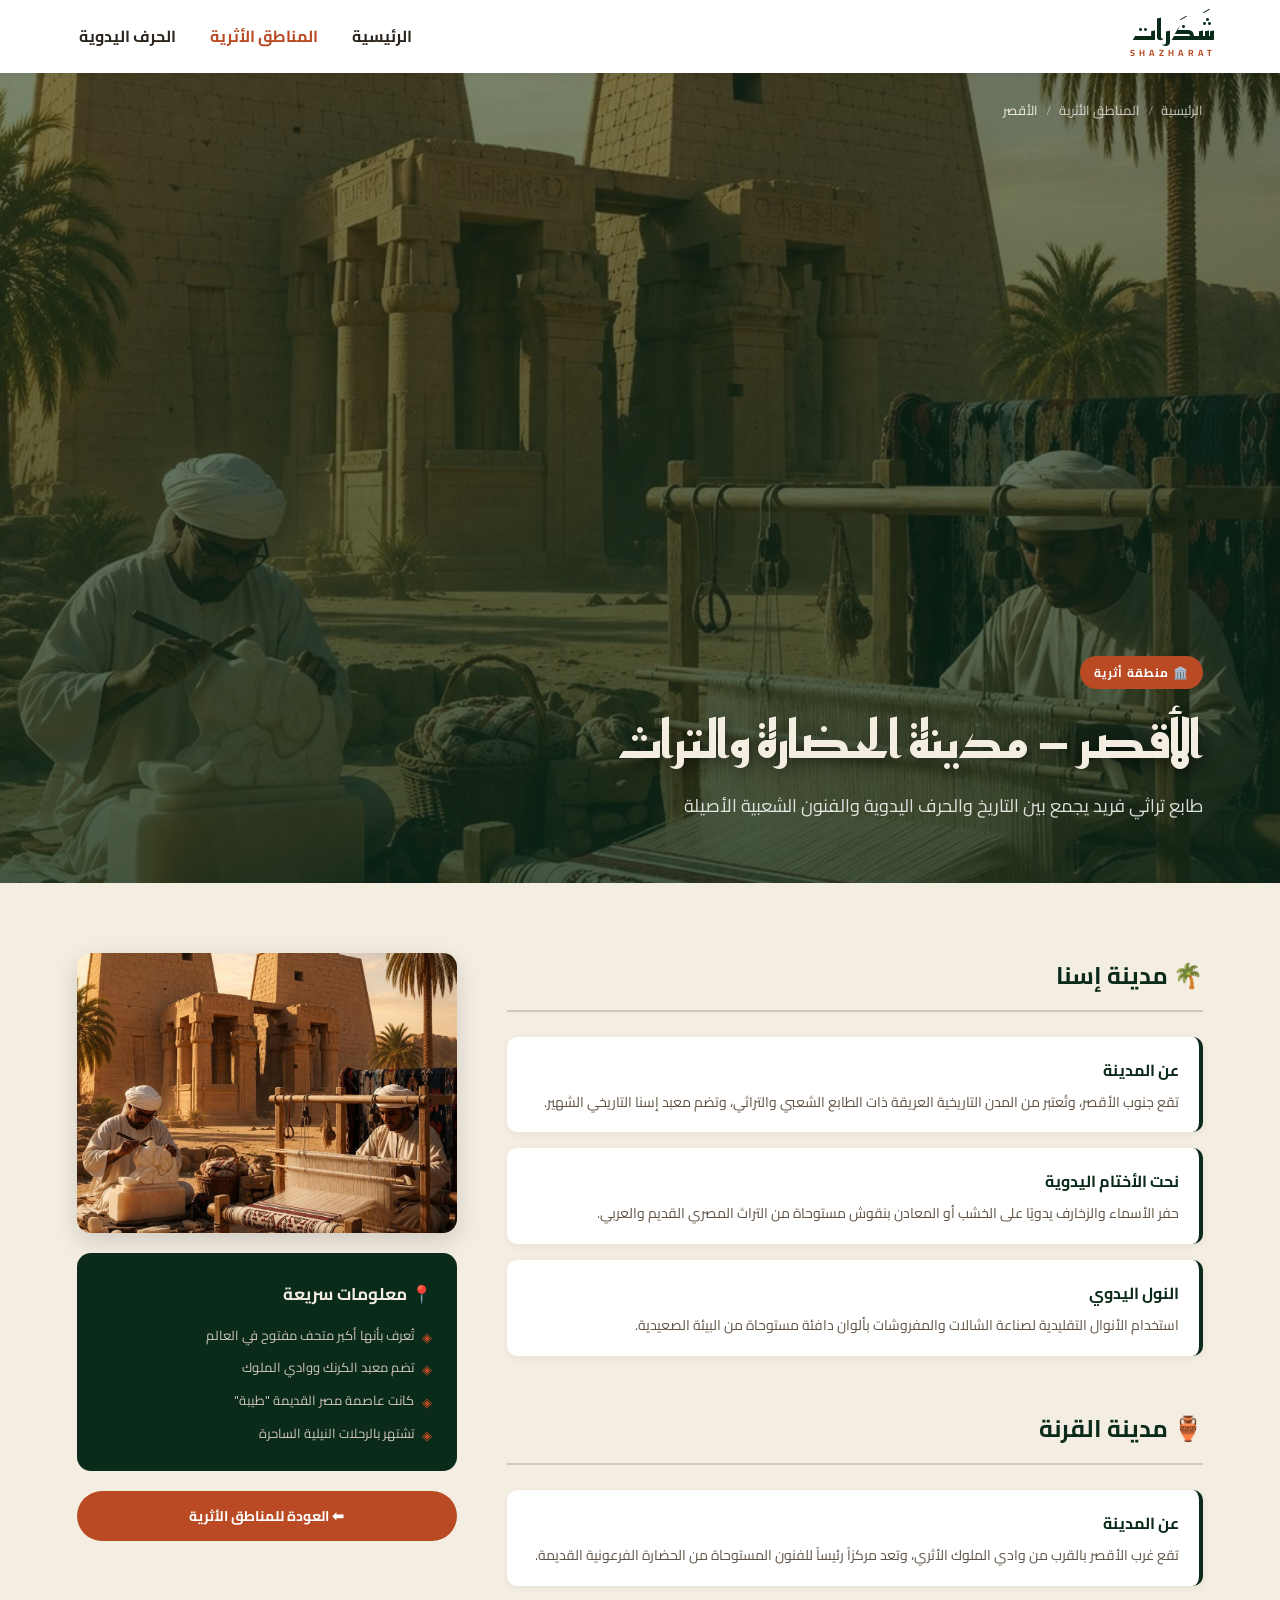
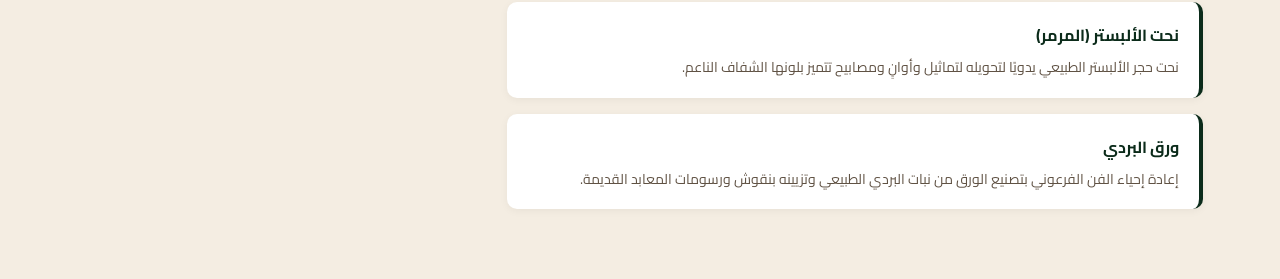
<file: luxor.html>
<!DOCTYPE html>
<html lang="ar" dir="rtl">
<head>
    <meta charset="UTF-8">
    <meta name="viewport" content="width=device-width, initial-scale=1.0">
    <title>شذرات - الأقصر</title>
    <link rel="preconnect" href="https://fonts.googleapis.com">
    <link rel="preconnect" href="https://fonts.gstatic.com" crossorigin>
    <link href="https://fonts.googleapis.com/css2?family=Cairo:wght@400;700&family=Reem+Kufi:wght@700&display=swap" rel="stylesheet">
    <link rel="stylesheet" href="style.css">
    <style>
        html { scroll-behavior: smooth; }
        .city-hero { position: relative; height: 90vh; background: linear-gradient(rgba(11,43,26,0.55), rgba(11,43,26,0.75)), url('images/luxor.jpg') no-repeat center center/cover; display: flex; flex-direction: column; justify-content: flex-end; padding: 60px 6%; }
        .breadcrumb { position: absolute; top: 25px; right: 6%; display: flex; gap: 8px; align-items: center; font-size: 13px; color: rgba(255,255,255,0.75); }
        .breadcrumb a { color: rgba(255,255,255,0.75); text-decoration: none; transition: color 0.3s; }
        .breadcrumb a:hover { color: #f4ede2; }
        .breadcrumb span { color: rgba(255,255,255,0.4); }
        .city-hero-content { max-width: 700px; }
        .city-tag { display: inline-block; background-color: #b94a24; color: #fff; font-size: 12px; font-weight: 700; padding: 5px 14px; border-radius: 20px; margin-bottom: 18px; letter-spacing: 1px; }
        .city-hero h1 { font-family: 'Reem Kufi', sans-serif; font-size: 52px; color: #f4ede2; line-height: 1.3; margin-bottom: 16px; text-shadow: 2px 4px 15px rgba(0,0,0,0.5); }
        .city-hero p { font-size: 18px; color: rgba(255,255,255,0.85); line-height: 1.8; max-width: 550px; }
        .city-body { background-color: #f4ede2; padding: 70px 6%; }
        .city-grid { display: grid; grid-template-columns: 1fr 380px; gap: 50px; align-items: start; }
        .city-section { margin-bottom: 50px; }
        .city-section:last-child { margin-bottom: 0; }
        .city-section-title { font-size: 24px; color: #0b2b1a; font-weight: 700; margin-bottom: 25px; padding-bottom: 12px; border-bottom: 2px solid #d1c7bd; display: flex; align-items: center; gap: 10px; }
        .city-items { display: flex; flex-direction: column; gap: 16px; }
        .city-item { background-color: #fff; border-radius: 10px; padding: 18px 20px; border-right: 4px solid #0b2b1a; box-shadow: 0 2px 8px rgba(0,0,0,0.05); transition: transform 0.3s, box-shadow 0.3s; }
        .city-item:hover { transform: translateX(-5px); box-shadow: 0 4px 15px rgba(0,0,0,0.1); }
        .city-item h3 { color: #0b2b1a; font-size: 16px; margin-bottom: 6px; font-weight: 700; }
        .city-item p { color: #605244; font-size: 14px; line-height: 1.7; }
        .city-sidebar { position: sticky; top: 30px; display: flex; flex-direction: column; gap: 20px; }
        .sidebar-img { width: 100%; height: 280px; object-fit: cover; border-radius: 14px; box-shadow: 0 8px 25px rgba(0,0,0,0.15); }
        .sidebar-card { background-color: #0b2b1a; border-radius: 14px; padding: 25px; color: #d1c7bd; }
        .sidebar-card h4 { color: #f4ede2; font-size: 17px; margin-bottom: 15px; font-weight: 700; }
        .sidebar-card ul { list-style: none; display: flex; flex-direction: column; gap: 10px; }
        .sidebar-card ul li { font-size: 13px; display: flex; align-items: flex-start; gap: 8px; line-height: 1.6; }
        .sidebar-card ul li::before { content: '◈'; color: #b94a24; flex-shrink: 0; margin-top: 2px; }
        .back-btn { display: inline-flex; align-items: center; gap: 8px; background-color: #b94a24; color: #fff; text-decoration: none; padding: 12px 24px; border-radius: 25px; font-size: 14px; font-weight: 700; transition: background-color 0.3s; text-align: center; justify-content: center; }
        .back-btn:hover { background-color: #9c3b1b; }
        @media (max-width: 768px) { .city-hero { height: 70vh; padding: 40px 5%; } .city-hero h1 { font-size: 34px; } .city-hero p { font-size: 15px; } .city-body { padding: 40px 5%; } .city-grid { grid-template-columns: 1fr; gap: 30px; } .city-sidebar { position: static; } }
    </style>
</head>
<body>
    <header class="main-header">
        <div class="logo brand-font">شَذَرات<span class="logo-en">SHAZHARAT</span></div>
        <nav class="nav-links" id="navLinks">
            <a href="index.html">الرئيسية</a>
            <a href="index.html#places-section" class="active">المناطق الأثرية</a>
            <a href="crafts.html">الحرف اليدوية</a>
        </nav>
        <button class="menu-toggle" id="menuToggle">☰</button>
    </header>

    <section class="city-hero">
        <div class="breadcrumb">
            <a href="index.html">الرئيسية</a><span>/</span>
            <a href="index.html#places-section">المناطق الأثرية</a><span>/</span>
            <span style="color:#f4ede2;">الأقصر</span>
        </div>
        <div class="city-hero-content">
            <span class="city-tag">🏛️ منطقة أثرية</span>
            <h1>الأقصر — مدينة الحضارة والتراث</h1>
            <p>طابع تراثي فريد يجمع بين التاريخ والحرف اليدوية والفنون الشعبية الأصيلة</p>
        </div>
    </section>

    <div class="city-body">
        <div class="city-grid">
            <div class="city-content">
                <div class="city-section">
                    <h2 class="city-section-title">🌴 مدينة إسنا</h2>
                    <div class="city-items">
                        <div class="city-item">
                            <h3>عن المدينة</h3>
                            <p>تقع جنوب الأقصر، وتُعتبر من المدن التاريخية العريقة ذات الطابع الشعبي والتراثي، وتضم معبد إسنا التاريخي الشهير.</p>
                        </div>
                        <div class="city-item">
                            <h3>نحت الأختام اليدوية</h3>
                            <p>حفر الأسماء والزخارف يدويًا على الخشب أو المعادن بنقوش مستوحاة من التراث المصري القديم والعربي.</p>
                        </div>
                        <div class="city-item">
                            <h3>النول اليدوي</h3>
                            <p>استخدام الأنوال التقليدية لصناعة الشالات والمفروشات بألوان دافئة مستوحاة من البيئة الصعيدية.</p>
                        </div>
                    </div>
                </div>
                <div class="city-section">
                    <h2 class="city-section-title">🏺 مدينة القرنة</h2>
                    <div class="city-items">
                        <div class="city-item">
                            <h3>عن المدينة</h3>
                            <p>تقع غرب الأقصر بالقرب من وادي الملوك الأثري، وتعد مركزاً رئيساً للفنون المستوحاة من الحضارة الفرعونية القديمة.</p>
                        </div>
                        <div class="city-item">
                            <h3>نحت الألبستر (المرمر)</h3>
                            <p>نحت حجر الألبستر الطبيعي يدويًا لتحويله لتماثيل وأوانٍ ومصابيح تتميز بلونها الشفاف الناعم.</p>
                        </div>
                        <div class="city-item">
                            <h3>ورق البردي</h3>
                            <p>إعادة إحياء الفن الفرعوني بتصنيع الورق من نبات البردي الطبيعي وتزيينه بنقوش ورسومات المعابد القديمة.</p>
                        </div>
                    </div>
                </div>
            </div>
            <div class="city-sidebar">
                <img src="images/luxor.jpg" alt="الأقصر" class="sidebar-img">
                <div class="sidebar-card">
                    <h4>📍 معلومات سريعة</h4>
                    <ul>
                        <li>تُعرف بأنها أكبر متحف مفتوح في العالم</li>
                        <li>تضم معبد الكرنك ووادي الملوك</li>
                        <li>كانت عاصمة مصر القديمة "طيبة"</li>
                        <li>تشتهر بالرحلات النيلية الساحرة</li>
                    </ul>
                </div>
                <a href="index.html#places-section" class="back-btn">⬅ العودة للمناطق الأثرية</a>
            </div>
        </div>
    </div>

    <script>
        const menuToggle = document.getElementById("menuToggle");
        const navLinks = document.getElementById("navLinks");
        if (menuToggle) menuToggle.onclick = function() { navLinks.classList.toggle("open"); }
    </script>
</body>
</html>
</file>
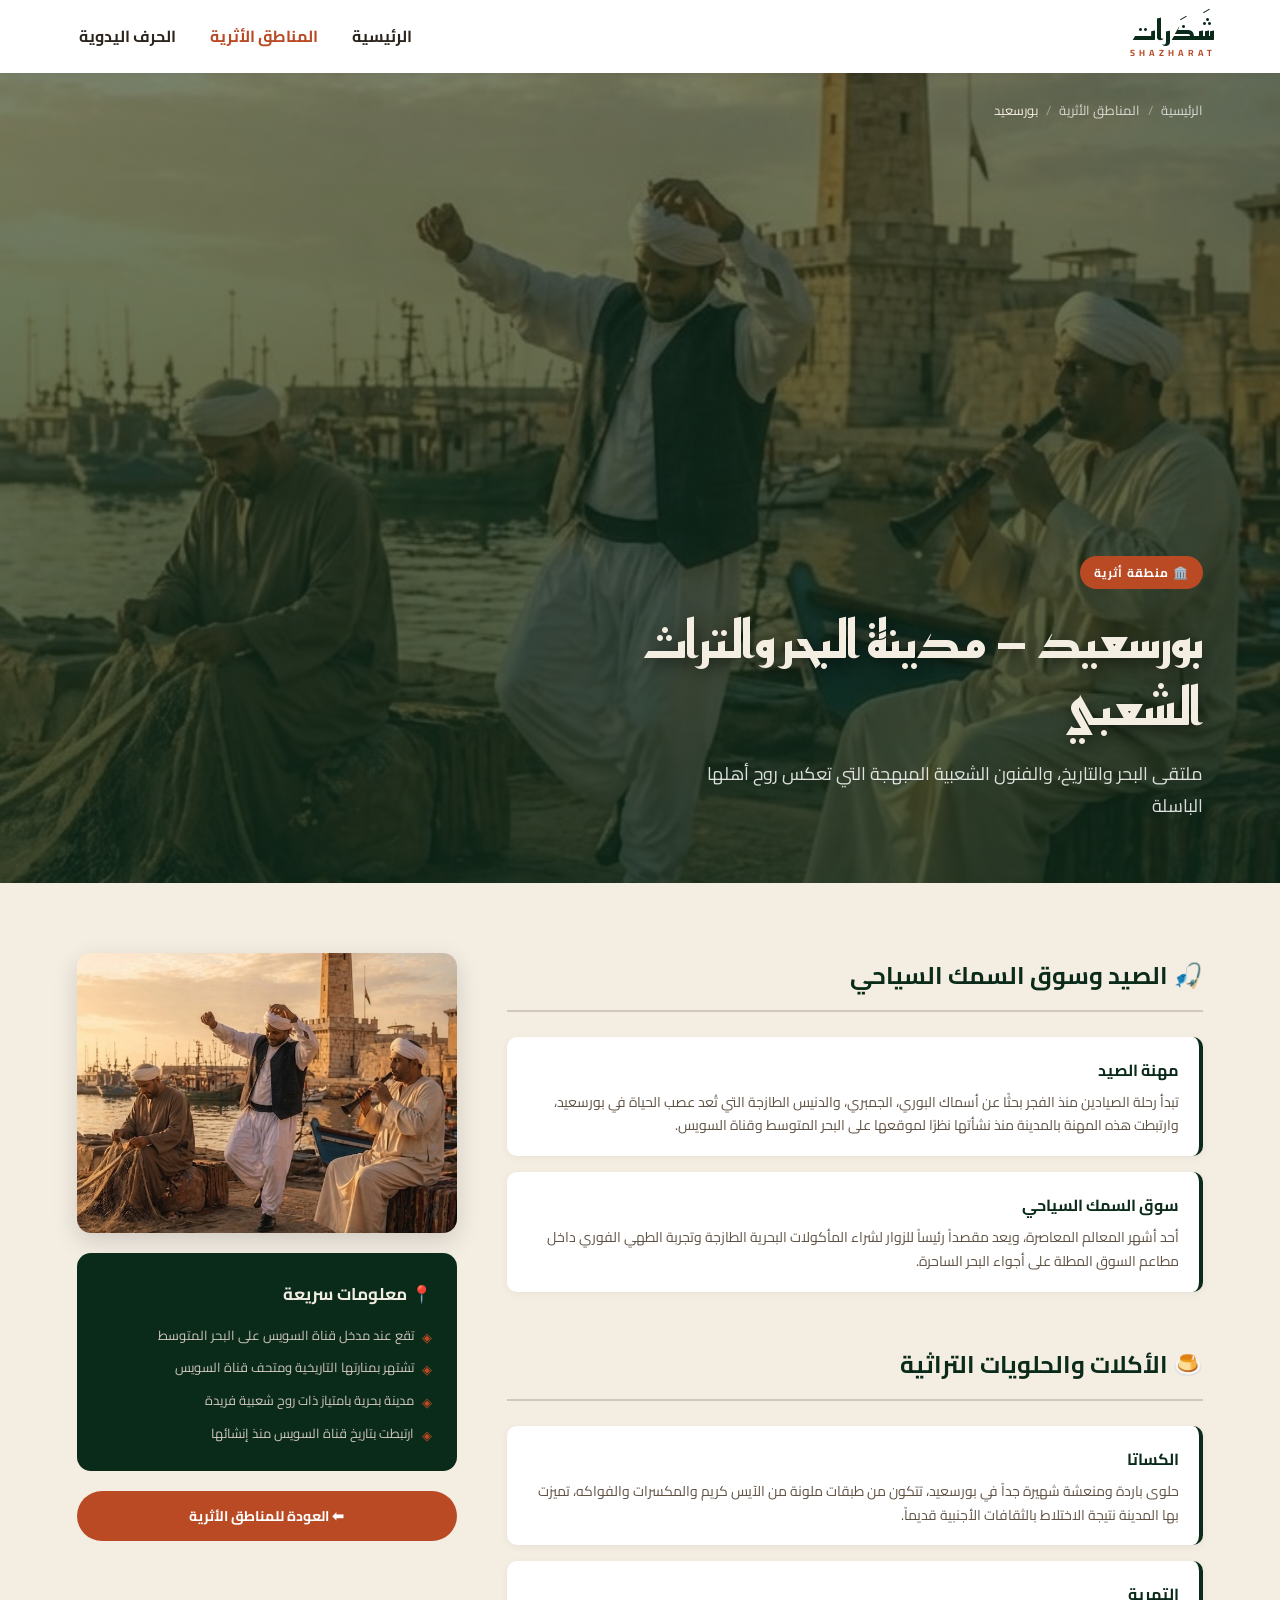
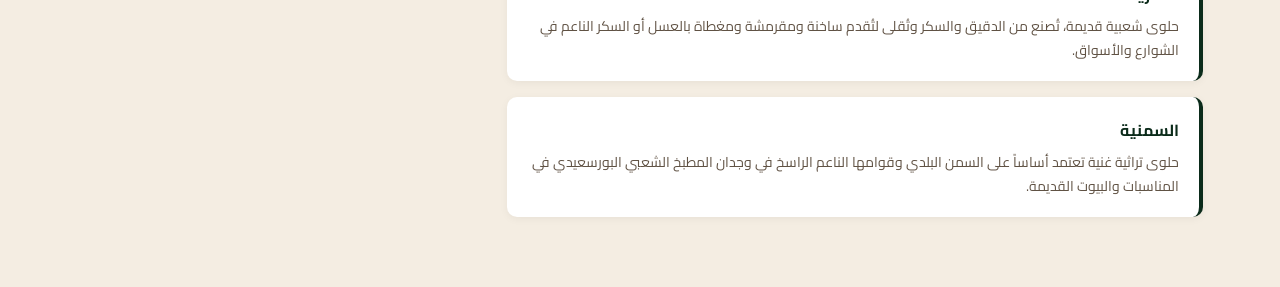
<file: portsaid.html>
<!DOCTYPE html>
<html lang="ar" dir="rtl">
<head>
    <meta charset="UTF-8">
    <meta name="viewport" content="width=device-width, initial-scale=1.0">
    <title>شذرات - بورسعيد</title>
    <link rel="preconnect" href="https://fonts.googleapis.com">
    <link rel="preconnect" href="https://fonts.gstatic.com" crossorigin>
    <link href="https://fonts.googleapis.com/css2?family=Cairo:wght@400;700&family=Reem+Kufi:wght@700&display=swap" rel="stylesheet">
    <link rel="stylesheet" href="style.css">
    <style>
        html { scroll-behavior: smooth; }
        .city-hero { position: relative; height: 90vh; background: linear-gradient(rgba(11,43,26,0.55), rgba(11,43,26,0.75)), url('images/portsaid.jpg') no-repeat center center/cover; display: flex; flex-direction: column; justify-content: flex-end; padding: 60px 6%; }
        .breadcrumb { position: absolute; top: 25px; right: 6%; display: flex; gap: 8px; align-items: center; font-size: 13px; color: rgba(255,255,255,0.75); }
        .breadcrumb a { color: rgba(255,255,255,0.75); text-decoration: none; transition: color 0.3s; }
        .breadcrumb a:hover { color: #f4ede2; }
        .breadcrumb span { color: rgba(255,255,255,0.4); }
        .city-hero-content { max-width: 700px; }
        .city-tag { display: inline-block; background-color: #b94a24; color: #fff; font-size: 12px; font-weight: 700; padding: 5px 14px; border-radius: 20px; margin-bottom: 18px; letter-spacing: 1px; }
        .city-hero h1 { font-family: 'Reem Kufi', sans-serif; font-size: 52px; color: #f4ede2; line-height: 1.3; margin-bottom: 16px; text-shadow: 2px 4px 15px rgba(0,0,0,0.5); }
        .city-hero p { font-size: 18px; color: rgba(255,255,255,0.85); line-height: 1.8; max-width: 550px; }
        .city-body { background-color: #f4ede2; padding: 70px 6%; }
        .city-grid { display: grid; grid-template-columns: 1fr 380px; gap: 50px; align-items: start; }
        .city-section { margin-bottom: 50px; }
        .city-section:last-child { margin-bottom: 0; }
        .city-section-title { font-size: 24px; color: #0b2b1a; font-weight: 700; margin-bottom: 25px; padding-bottom: 12px; border-bottom: 2px solid #d1c7bd; display: flex; align-items: center; gap: 10px; }
        .city-items { display: flex; flex-direction: column; gap: 16px; }
        .city-item { background-color: #fff; border-radius: 10px; padding: 18px 20px; border-right: 4px solid #0b2b1a; box-shadow: 0 2px 8px rgba(0,0,0,0.05); transition: transform 0.3s, box-shadow 0.3s; }
        .city-item:hover { transform: translateX(-5px); box-shadow: 0 4px 15px rgba(0,0,0,0.1); }
        .city-item h3 { color: #0b2b1a; font-size: 16px; margin-bottom: 6px; font-weight: 700; }
        .city-item p { color: #605244; font-size: 14px; line-height: 1.7; }
        .city-sidebar { position: sticky; top: 30px; display: flex; flex-direction: column; gap: 20px; }
        .sidebar-img { width: 100%; height: 280px; object-fit: cover; border-radius: 14px; box-shadow: 0 8px 25px rgba(0,0,0,0.15); }
        .sidebar-card { background-color: #0b2b1a; border-radius: 14px; padding: 25px; color: #d1c7bd; }
        .sidebar-card h4 { color: #f4ede2; font-size: 17px; margin-bottom: 15px; font-weight: 700; }
        .sidebar-card ul { list-style: none; display: flex; flex-direction: column; gap: 10px; }
        .sidebar-card ul li { font-size: 13px; display: flex; align-items: flex-start; gap: 8px; line-height: 1.6; }
        .sidebar-card ul li::before { content: '◈'; color: #b94a24; flex-shrink: 0; margin-top: 2px; }
        .back-btn { display: inline-flex; align-items: center; gap: 8px; background-color: #b94a24; color: #fff; text-decoration: none; padding: 12px 24px; border-radius: 25px; font-size: 14px; font-weight: 700; transition: background-color 0.3s; text-align: center; justify-content: center; }
        .back-btn:hover { background-color: #9c3b1b; }
        @media (max-width: 768px) { .city-hero { height: 70vh; padding: 40px 5%; } .city-hero h1 { font-size: 34px; } .city-hero p { font-size: 15px; } .city-body { padding: 40px 5%; } .city-grid { grid-template-columns: 1fr; gap: 30px; } .city-sidebar { position: static; } }
    </style>
</head>
<body>
    <header class="main-header">
        <div class="logo brand-font">شَذَرات<span class="logo-en">SHAZHARAT</span></div>
        <nav class="nav-links" id="navLinks">
            <a href="index.html">الرئيسية</a>
            <a href="index.html#places-section" class="active">المناطق الأثرية</a>
            <a href="crafts.html">الحرف اليدوية</a>
        </nav>
        <button class="menu-toggle" id="menuToggle">☰</button>
    </header>

    <section class="city-hero">
        <div class="breadcrumb">
            <a href="index.html">الرئيسية</a><span>/</span>
            <a href="index.html#places-section">المناطق الأثرية</a><span>/</span>
            <span style="color:#f4ede2;">بورسعيد</span>
        </div>
        <div class="city-hero-content">
            <span class="city-tag">🏛️ منطقة أثرية</span>
            <h1>بورسعيد — مدينة البحر والتراث الشعبي</h1>
            <p>ملتقى البحر والتاريخ، والفنون الشعبية المبهجة التي تعكس روح أهلها الباسلة</p>
        </div>
    </section>

    <div class="city-body">
        <div class="city-grid">
            <div class="city-content">
                <div class="city-section">
                    <h2 class="city-section-title">🎣 الصيد وسوق السمك السياحي</h2>
                    <div class="city-items">
                        <div class="city-item">
                            <h3>مهنة الصيد</h3>
                            <p>تبدأ رحلة الصيادين منذ الفجر بحثًا عن أسماك البوري، الجمبري، والدنيس الطازجة التي تُعد عصب الحياة في بورسعيد، وارتبطت هذه المهنة بالمدينة منذ نشأتها نظرًا لموقعها على البحر المتوسط وقناة السويس.</p>
                        </div>
                        <div class="city-item">
                            <h3>سوق السمك السياحي</h3>
                            <p>أحد أشهر المعالم المعاصرة، ويعد مقصداً رئيساً للزوار لشراء المأكولات البحرية الطازجة وتجربة الطهي الفوري داخل مطاعم السوق المطلة على أجواء البحر الساحرة.</p>
                        </div>
                    </div>
                </div>
                <div class="city-section">
                    <h2 class="city-section-title">🍮 الأكلات والحلويات التراثية</h2>
                    <div class="city-items">
                        <div class="city-item">
                            <h3>الكساتا</h3>
                            <p>حلوى باردة ومنعشة شهيرة جداً في بورسعيد، تتكون من طبقات ملونة من الآيس كريم والمكسرات والفواكه، تميزت بها المدينة نتيجة الاختلاط بالثقافات الأجنبية قديماً.</p>
                        </div>
                        <div class="city-item">
                            <h3>التمرية</h3>
                            <p>حلوى شعبية قديمة، تُصنع من الدقيق والسكر وتُقلى لتُقدم ساخنة ومقرمشة ومغطاة بالعسل أو السكر الناعم في الشوارع والأسواق.</p>
                        </div>
                        <div class="city-item">
                            <h3>السمنية</h3>
                            <p>حلوى تراثية غنية تعتمد أساساً على السمن البلدي وقوامها الناعم الراسخ في وجدان المطبخ الشعبي البورسعيدي في المناسبات والبيوت القديمة.</p>
                        </div>
                    </div>
                </div>
            </div>
            <div class="city-sidebar">
                <img src="images/portsaid.jpg" alt="بورسعيد" class="sidebar-img">
                <div class="sidebar-card">
                    <h4>📍 معلومات سريعة</h4>
                    <ul>
                        <li>تقع عند مدخل قناة السويس على البحر المتوسط</li>
                        <li>تشتهر بمنارتها التاريخية ومتحف قناة السويس</li>
                        <li>مدينة بحرية بامتياز ذات روح شعبية فريدة</li>
                        <li>ارتبطت بتاريخ قناة السويس منذ إنشائها</li>
                    </ul>
                </div>
                <a href="index.html#places-section" class="back-btn">⬅ العودة للمناطق الأثرية</a>
            </div>
        </div>
    </div>

    <script>
        const menuToggle = document.getElementById("menuToggle");
        const navLinks = document.getElementById("navLinks");
        if (menuToggle) menuToggle.onclick = function() { navLinks.classList.toggle("open"); }
    </script>
</body>
</html>
</file>
<file: style.css>
/* ==========================================
   1. إعدادات عامة للموقع والخط
   ========================================== */
* {
    margin: 0;
    padding: 0;
    box-sizing: border-box;
    font-family: 'Cairo', sans-serif;
}

body {
    background-color: #f4ede2;
}

.brand-font {
    font-family: 'Reem Kufi', 'Cairo', sans-serif !important;
    color: #0b2b1a !important;
    font-weight: 700;
}

/* ==========================================
   2. الهيدر
   ========================================== */
.main-header {
    background-color: #ffffff;
    display: flex;
    justify-content: space-between;
    align-items: center;
    padding: 15px 5%;
    box-shadow: 0 2px 5px rgba(0,0,0,0.05);
    position: relative;
    z-index: 100;
}

.logo {
    font-size: 28px;
    font-weight: bold;
    text-align: center;
    line-height: 1.1;
}

.logo-en {
    display: block;
    font-family: 'Cairo', sans-serif !important;
    font-size: 9px;
    letter-spacing: 4px;
    color: #b94a24 !important;
    text-align: center;
    font-weight: 700;
    margin-top: 2px;
}

.nav-links a {
    text-decoration: none;
    color: #2c251e;
    margin: 0 15px;
    font-weight: 700;
    transition: color 0.3s;
}

.nav-links a:hover, .nav-links a.active {
    color: #b94a24;
}

.menu-toggle {
    display: none;
    font-size: 24px;
    background: none;
    border: none;
    cursor: pointer;
    color: #0b2b1a;
}

/* ==========================================
   3. Hero Section
   ========================================== */
.hero-section {
    background: linear-gradient(rgba(11, 43, 26, 0.45), rgba(11, 43, 26, 0.45)), 
                url('images/hero-bg.jpg') no-repeat center center/cover;
    min-height: 80vh; 
    display: flex;
    justify-content: center;
    align-items: center;
    text-align: center;
    padding: 40px 20px;
}

.hero-content {
    max-width: 700px;
}

.hero-title {
    font-size: 100px;
    margin-bottom: 15px;
    letter-spacing: 15px;
    color: #f4ede2 !important;
    text-shadow: 2px 4px 15px rgba(0, 0, 0, 0.6);
    font-family: 'Reem Kufi', sans-serif;
}

.hero-subtitle {
    font-size: 22px;
    color: #ffffff;
    margin-bottom: 40px;
    line-height: 1.8;
    text-shadow: 1px 2px 8px rgba(0, 0, 0, 0.5);
}

.hero-buttons {
    display: flex;
    justify-content: center;
    gap: 20px;
}

.btn {
    padding: 12px 30px;
    font-size: 16px;
    font-weight: bold;
    text-decoration: none;
    border-radius: 25px;
    transition: all 0.3s ease;
}

.btn-primary {
    background-color: #b94a24;
    color: #ffffff;
}

.btn-primary:hover {
    background-color: #9c3b1b;
}

.btn-secondary {
    background-color: transparent;
    color: #f4ede2;
    border: 2px solid #f4ede2;
}

.btn-secondary:hover {
    background-color: #f4ede2;
    color: #0b2b1a;
}

/* ==========================================
   4. شريط التصنيفات
   ========================================== */
.quick-categories-wrapper {
    background-color: #f4ede2;
    padding: 0 12%;
    margin-top: -50px;
    position: relative;
    z-index: 10;
}

.quick-categories {
    background-color: #0d291b;
    display: flex;
    justify-content: space-around;
    align-items: center;
    padding: 18px 40px;
    border-radius: 50px;
    box-shadow: 0 8px 30px rgba(0,0,0,0.25);
}

.category-item {
    text-align: center;
    color: #c9a84c;
    cursor: pointer;
    transition: transform 0.3s ease, color 0.3s ease;
    padding: 8px 15px;
    display: flex;
    flex-direction: column;
    align-items: center;
    gap: 8px;
}

.category-item:hover {
    transform: translateY(-4px);
    color: #f4ede2;
}

.category-icon {
    font-size: 28px;
    display: block;
}

.category-item p {
    font-size: 14px;
    font-weight: 700;
    color: #c9a84c;
    font-family: 'Cairo', sans-serif;
    margin: 0;
    white-space: nowrap;
}

.category-item:hover p {
    color: #f4ede2;
}

/* ==========================================
   5. قسم الحرف - سلايدر
   ========================================== */
.crafts-section {
    padding: 60px 5%;
    text-align: center;
    background-color: #f4ede2;
}

.section-title {
    font-size: 32px;
    color: #0b2b1a;
    margin-bottom: 10px;
    font-weight: 700;
}

.section-subtitle {
    font-size: 16px;
    color: #605244;
    margin-bottom: 40px;
}

.slider-wrapper {
    position: relative;
    display: flex;
    align-items: center;
    gap: 10px;
}

.slider-btn {
    background-color: #ffffff;
    border: 1px solid #d1c7bd;
    border-radius: 50%;
    width: 44px;
    height: 44px;
    font-size: 18px;
    cursor: pointer;
    flex-shrink: 0;
    display: flex;
    align-items: center;
    justify-content: center;
    box-shadow: 0 2px 8px rgba(0,0,0,0.1);
    transition: all 0.3s;
    color: #0b2b1a;
    z-index: 2;
}

.slider-btn:hover {
    background-color: #0b2b1a;
    color: #f4ede2;
}

.crafts-slider {
    overflow: hidden;
    flex: 1;
}

.crafts-track {
    display: flex;
    gap: 20px;
    transition: transform 0.4s ease;
}

.craft-card {
    background-color: #2c251e;
    border-radius: 12px;
    overflow: hidden;
    box-shadow: 0 4px 15px rgba(0,0,0,0.15);
    transition: transform 0.3s ease;
    flex: 0 0 calc(25% - 15px);
    min-width: calc(25% - 15px);
}

.craft-card:hover {
    transform: translateY(-8px);
}

.card-img-container {
    height: 200px;
    overflow: hidden;
}

.card-img-container img {
    width: 100%;
    height: 100%;
    object-fit: cover;
}

.card-info {
    padding: 20px;
    text-align: right;
}

.card-info h3 {
    color: #f4ede2;
    font-size: 20px;
    margin-bottom: 8px;
}

.card-info p {
    color: #d1c7bd;
    font-size: 14px;
}

/* ==========================================
   5.5 قسم قصص وحكايات
   ========================================== */
.stories-section {
    padding: 0 5% 60px 5%;
    background-color: #f4ede2;
    display: grid;
    grid-template-columns: 1fr 1fr;
    gap: 25px;
    align-items: start;
}

.stories-box {
    background-color: #ffffff;
    border-radius: 12px;
    padding: 25px;
    box-shadow: 0 2px 10px rgba(0,0,0,0.07);
}

.stories-box-header {
    display: flex;
    justify-content: space-between;
    align-items: center;
    margin-bottom: 20px;
}

.stories-box-header h3 {
    font-size: 20px;
    color: #0b2b1a;
    font-weight: 700;
}

.stories-box-header a {
    font-size: 13px;
    color: #b94a24;
    text-decoration: none;
    font-weight: 700;
    display: flex;
    align-items: center;
    gap: 4px;
}

.stories-box-header a:hover {
    text-decoration: underline;
}

.story-cards-row {
    display: grid;
    grid-template-columns: repeat(3, 1fr);
    gap: 12px;
}

.story-mini-card {
    border-radius: 8px;
    overflow: hidden;
    background-color: #f4ede2;
    text-decoration: none;
    transition: transform 0.3s;
    display: block;
}

.story-mini-card:hover {
    transform: translateY(-4px);
}

.story-mini-card img {
    width: 100%;
    height: 100px;
    object-fit: cover;
}

.story-mini-info {
    padding: 8px;
    text-align: right;
}

.story-mini-info h4 {
    font-size: 13px;
    color: #0b2b1a;
    font-weight: 700;
    margin-bottom: 4px;
    line-height: 1.4;
}

.story-mini-info p {
    font-size: 11px;
    color: #605244;
    line-height: 1.4;
    margin-bottom: 6px;
}

.story-mini-info span {
    font-size: 10px;
    color: #8c8075;
}

.featured-story {
    border-radius: 12px;
    overflow: hidden;
    position: relative;
    min-height: 250px;
    background: linear-gradient(rgba(11,43,26,0.5), rgba(11,43,26,0.7)),
                url('images/hero-bg.jpg') center/cover no-repeat;
    display: flex;
    flex-direction: column;
    justify-content: flex-end;
    padding: 25px;
    box-shadow: 0 4px 15px rgba(0,0,0,0.2);
}

.featured-story h3 {
    color: #f4ede2;
    font-size: 20px;
    font-weight: 700;
    margin-bottom: 10px;
    line-height: 1.5;
    text-align: right;
}

.featured-story p {
    color: #d1c7bd;
    font-size: 13px;
    line-height: 1.7;
    text-align: right;
    margin-bottom: 15px;
}

.btn-story {
    display: inline-block;
    padding: 8px 20px;
    border: 2px solid #f4ede2;
    color: #f4ede2;
    background: none;
    border-radius: 20px;
    font-size: 13px;
    font-weight: 700;
    transition: all 0.3s;
    align-self: flex-start;
    cursor: pointer;
    font-family: 'Cairo', sans-serif;
}

.btn-story:hover {
    background-color: #f4ede2;
    color: #0b2b1a;
}

/* ==========================================
   5.6 أماكن تحكي التاريخ
   ========================================== */
.places-section {
    padding: 60px 5%;
    text-align: center;
    background-color: #f4ede2;
}

.places-grid {
    display: grid;
    grid-template-columns: repeat(auto-fit, minmax(220px, 1fr));
    gap: 20px;
}

.place-card {
    position: relative;
    height: 300px;
    border-radius: 12px;
    overflow: hidden;
    box-shadow: 0 4px 10px rgba(0,0,0,0.1);
    display: block;
    text-decoration: none;
}

.place-card img {
    width: 100%;
    height: 100%;
    object-fit: cover;
    transition: transform 0.5s ease;
}

.place-card:hover img {
    transform: scale(1.1);
}

.place-overlay {
    position: absolute;
    bottom: 0;
    left: 0;
    right: 0;
    background: linear-gradient(transparent, rgba(0, 0, 0, 0.8));
    padding: 20px;
    text-align: right;
}

.place-overlay h3 {
    color: #f4ede2;
    font-size: 22px;
    margin: 0;
}

/* ==========================================
   5.7 الفوتر
   ========================================== */
.main-footer {
    background-color: #0b2b1a;
    color: #d1c7bd;
    padding: 60px 5% 20px 5%;
}

.footer-container {
    display: flex;
    justify-content: space-between;
    flex-wrap: wrap;
    gap: 30px;
    border-bottom: 1px solid rgba(255,255,255,0.1);
    padding-bottom: 40px;
}

.footer-col {
    flex: 1;
    min-width: 160px;
}

.footer-logo {
    font-size: 32px;
    margin-bottom: 8px;
    color: #f4ede2 !important;
    line-height: 1;
    display: inline-block;
}

.footer-logo .logo-en {
    color: #f4ede2 !important;
    font-size: 9px;
    letter-spacing: 4px;
    margin-top: 2px;
    display: block;
    line-height: 1;
}

.footer-col p {
    font-size: 13px;
    line-height: 1.7;
    margin-bottom: 15px;
    color: #d1c7bd;
}

/* QR Code في الفوتر */
.qr-wrapper {
    margin-top: 12px;
}

.qr-label {
    font-size: 12px;
    color: #d1c7bd;
    margin-bottom: 8px;
}

.qr-img {
    width: 150px;
    height: 150px;
    object-fit: cover;
    border-radius: 8px;
    border: 2px solid rgba(255,255,255,0.15);
}

.footer-col h4 {
    color: #f4ede2;
    margin-bottom: 20px;
    font-size: 18px;
    position: relative;
}

.footer-col ul {
    list-style: none;
}

.footer-col ul li {
    margin-bottom: 12px;
}

.footer-col ul li a {
    color: #d1c7bd;
    text-decoration: none;
    transition: color 0.3s;
    font-size: 14px;
}

.footer-col ul li a:hover {
    color: #b94a24;
}

.footer-bottom {
    text-align: center;
    padding-top: 20px;
    font-size: 14px;
    color: #8c8075;
}

.footer-university {
    background-color: #061a10;
    text-align: center;
    padding: 10px;
    font-size: 13px;
    color: #c9a84c;
    font-weight: 700;
    letter-spacing: 1px;
}

/* ===== أيقونات السوشيال الجانبية ===== */
.social-sidebar {
    position: fixed;
    left: 15px;
    top: 50%;
    transform: translateY(-50%);
    display: flex;
    flex-direction: column;
    gap: 12px;
    z-index: 999;
}

.social-sidebar a {
    width: 44px;
    height: 44px;
    border-radius: 50%;
    background-color: #0b2b1a;
    border: 2px solid rgba(255,255,255,0.2);
    display: flex;
    align-items: center;
    justify-content: center;
    text-decoration: none;
    color: #ffffff;
    transition: transform 0.3s, background-color 0.3s;
    box-shadow: 0 2px 10px rgba(0,0,0,0.3);
}

.social-sidebar a:hover {
    transform: scale(1.15);
    background-color: #b94a24;
}

/* ==========================================
   6. موبايل وتابلت
   ========================================== */
@media (max-width: 768px) {
    .menu-toggle { display: block; }
    .social-sidebar { display: none; }

    .nav-links {
        display: none;
        flex-direction: column;
        position: absolute;
        top: 100%;
        left: 0;
        right: 0;
        background-color: #ffffff;
        box-shadow: 0 4px 10px rgba(0, 0, 0, 0.1);
        padding: 15px 0;
        gap: 0;
        z-index: 999;
    }

    .nav-links.open { display: flex; }

    .nav-links a {
        margin: 0;
        padding: 12px 25px;
        width: 100%;
        text-align: right;
        border-bottom: 1px solid #f5f2eb;
    }

    .nav-links a:last-child { border-bottom: none; }

    .hero-title { font-size: 52px; letter-spacing: 5px; }
    .hero-subtitle { font-size: 16px; }

    .hero-buttons { flex-direction: column; gap: 15px; }
    .btn { width: 100%; }

    .quick-categories-wrapper {
        padding: 0 4%;
        margin-top: -20px;
    }

    .quick-categories {
        flex-wrap: wrap;
        justify-content: center;
        gap: 10px;
        padding: 15px 20px;
        border-radius: 20px;
    }

    .category-item { flex: 1 1 40%; }
    .craft-card { flex: 0 0 calc(50% - 10px); min-width: calc(50% - 10px); }
    .section-title { font-size: 26px; }
    .stories-section { grid-template-columns: 1fr; }
    .story-cards-row { grid-template-columns: repeat(2, 1fr); }
    .places-grid { grid-template-columns: repeat(2, 1fr); gap: 15px; }
    .place-overlay { text-align: center; }
    .footer-container { flex-direction: column; text-align: center; }
}

@media (max-width: 480px) {
    .craft-card { flex: 0 0 100%; min-width: 100%; }
    .places-grid { grid-template-columns: 1fr; }
    .story-cards-row { grid-template-columns: 1fr; }
}
</file>
